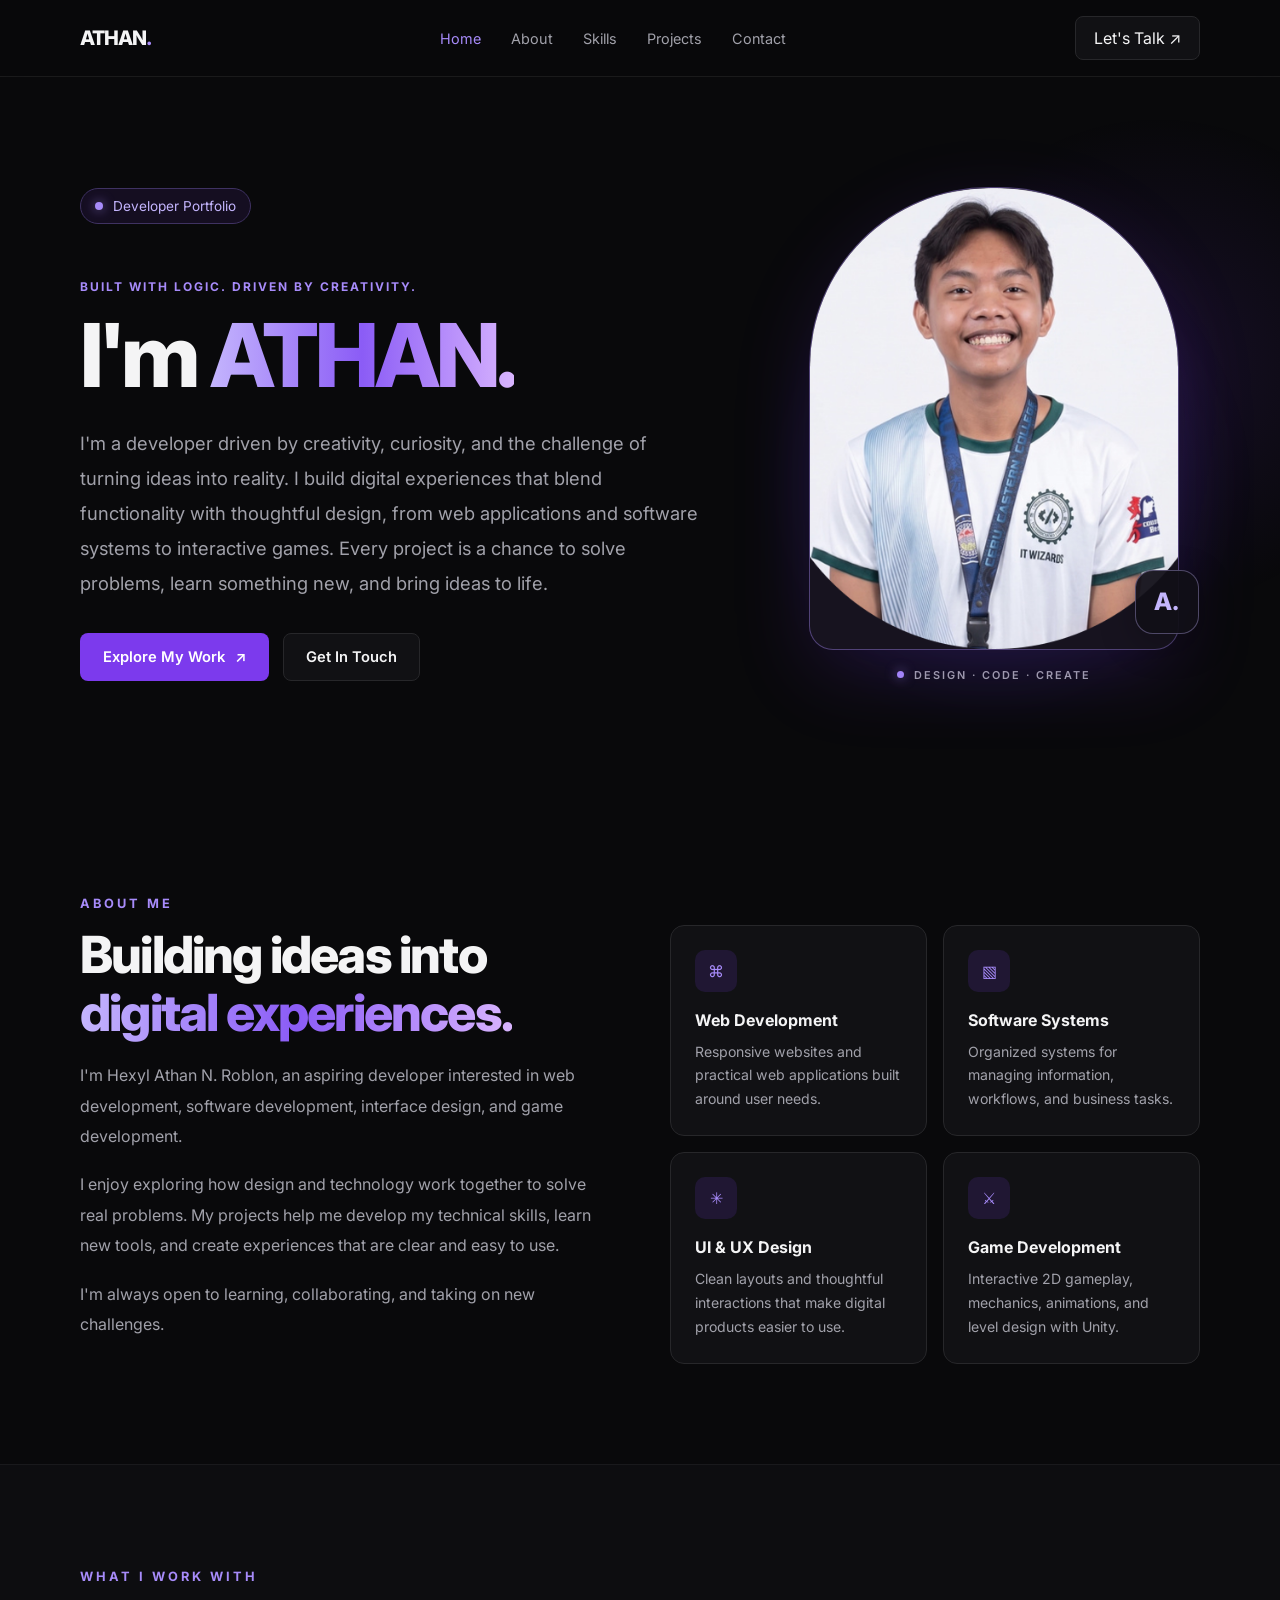
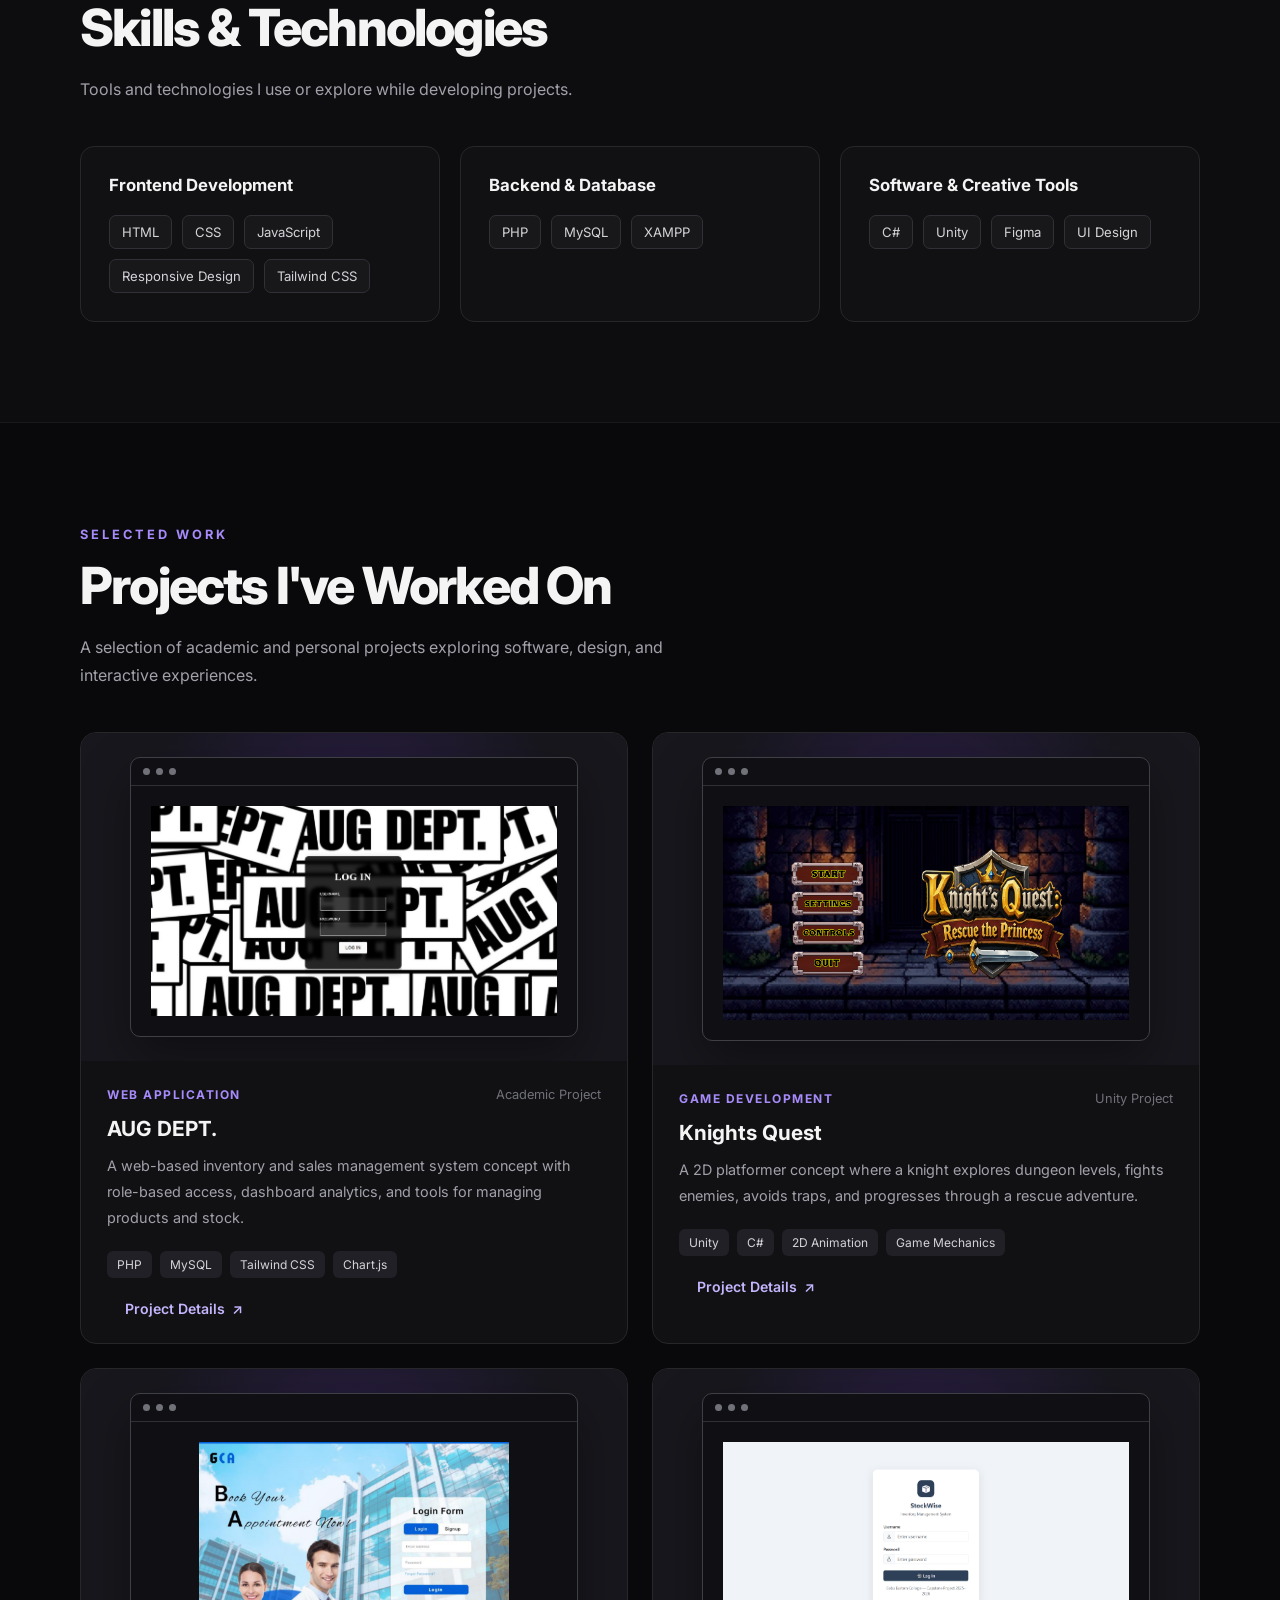
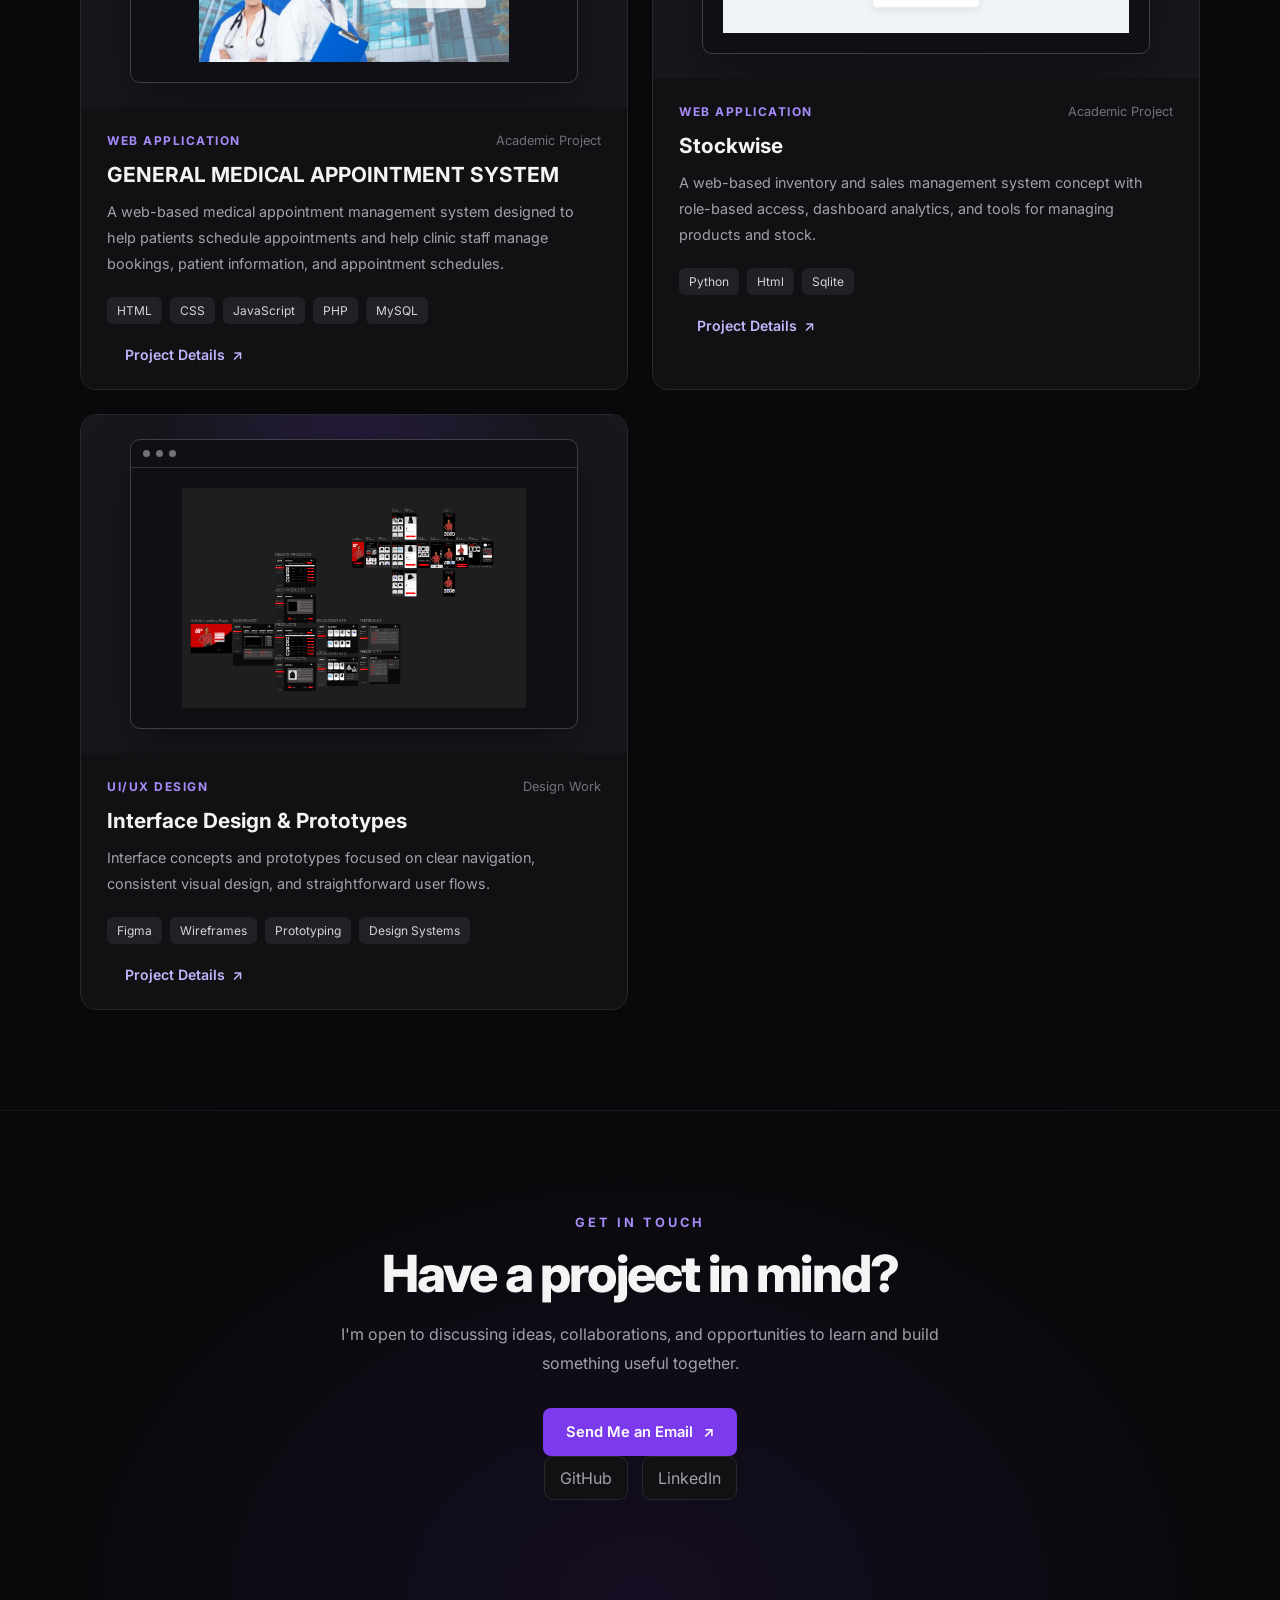
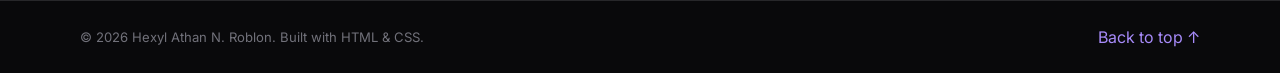
<file: index.html>
<!doctype html>
<html lang="en">
<head>
  <meta charset="UTF-8">
  <meta name="viewport" content="width=device-width, initial-scale=1.0">
  <meta name="theme-color" content="#09090b">
  <meta name="color-scheme" content="dark">
  <meta name="description" content="Portfolio of Hexyl Athan N. Roblon, featuring web development, software development, UI design, and game development projects.">
  <meta name="author" content="Hexyl Athan N. Roblon">
  <meta name="keywords" content="Developer Portfolio, Web Development, Software Development, PHP, MySQL, Unity, C#">
  <title>Hexyl Athan N. Roblon | Developer Portfolio</title>
  <link rel="icon" type="image/png" href="Images/logo.png">
  <link rel="apple-touch-icon" href="Images/logo.png">
  <link rel="stylesheet" href="styles.css">
  <link rel="preconnect" href="https://fonts.googleapis.com">
  <link rel="preconnect" href="https://fonts.gstatic.com" crossorigin>
  <link href="https://fonts.googleapis.com/css2?family=Inter:wght@400;500;600;700;800&display=swap" rel="stylesheet">
  <style>
    /* Small standalone additions for elements used in this HTML. */
    .hero-inner { width: min(1120px, 90%); margin-inline: auto; }
    .hero-badge .status-dot { flex: 0 0 auto; }
    .about-cards .info-card { min-height: 190px; }
    .project-preview .preview-label { color: #c4b5fd; font-size: clamp(1.2rem, 3vw, 2rem); font-weight: 800; letter-spacing: -1px; text-align: center; }
    .project-preview .preview-subtitle { display: block; margin-top: 8px; color: #a1a1aa; font-size: .78rem; font-weight: 500; letter-spacing: 1px; text-align: center; }
    .project-preview .preview-stack { display: grid; gap: 7px; width: min(290px, 100%); }
    .preview-line { height: 9px; border-radius: 99px; background: #34303f; }
    .preview-line:nth-child(2) { width: 78%; }
    .preview-line:nth-child(3) { width: 58%; }
    .project-window-body { text-align: center; }
    .project-links a:focus-visible, .nav-links a:focus-visible, .btn:focus-visible, .social-links a:focus-visible { outline: 2px solid #c4b5fd; outline-offset: 4px; }
    .contact-note { margin-top: 20px; color: #71717a; font-size: .82rem; }
    @media (max-width: 650px) { .hero-inner { width: min(100% - 36px, 1120px); } }
  </style>
</head>
<body>
  <!-- Interactive aurora cursor effect -->
  <div class="aurora-cursor" aria-hidden="true"></div>
  <header class="navbar">
    <div class="container navbar-inner">
      <a class="logo" href="#home" aria-label="Athan, home">ATHAN<span>.</span></a>
      <nav aria-label="Main navigation">
        <ul class="nav-links">
          <li><a href="#home" class="active">Home</a></li>
          <li><a href="#about">About</a></li>
          <li><a href="#skills">Skills</a></li>
          <li><a href="#projects">Projects</a></li>
          <li><a href="#contact">Contact</a></li>
        </ul>
      </nav>
      <a class="nav-contact" href="#contact">Let's Talk ↗</a>
    </div>
  </header>

  <main>
    
<section class="hero" id="home">
  <div class="hero-inner hero-layout">
    <div class="hero-content">
      <div class="hero-badge">
        <span class="status-dot" aria-hidden="true"></span>
        Developer Portfolio
      </div>

      <p class="hero-eyebrow">BUILT WITH LOGIC. DRIVEN BY CREATIVITY.</p>

      <h1>
        I'm <span class="gradient-text">ATHAN.</span>
      </h1>

      <p class="hero-description">
        I'm a developer driven by creativity, curiosity, and the challenge
        of turning ideas into reality. I build digital experiences that
        blend functionality with thoughtful design, from web applications
        and software systems to interactive games. Every project is a
        chance to solve problems, learn something new, and bring ideas to life.
      </p>

      <div class="hero-actions">
        <a class="btn btn-primary" href="#projects">
          Explore My Work <span aria-hidden="true">↗</span>
        </a>
        <a class="btn btn-secondary" href="#contact">
          Get In Touch
        </a>
      </div>
    </div>

    <div class="hero-portrait">
      <div class="portrait-glow" aria-hidden="true"></div>
      <div class="portrait-frame">
        <img
          src="Images/12.png"
          alt="Portrait of Hexyl Athan N. Roblon"
          class="portrait-image"
        >
      </div>
      <div class="portrait-caption">
        <span class="portrait-caption-dot"></span>
        <span>DESIGN · CODE · CREATE</span>
      </div>
      <span class="portrait-decoration" aria-hidden="true">A.</span>
    </div>
  </div>
</section>


    <section id="about">
      <div class="container">
        <span class="section-label">About Me</span>
        <div class="about-grid">
          <div class="about-text">
            <h2 class="section-title">Building ideas into<br><span class="gradient-text">digital experiences.</span></h2>
            <p>I'm Hexyl Athan N. Roblon, an aspiring developer interested in web development, software development, interface design, and game development.</p>
            <p>I enjoy exploring how design and technology work together to solve real problems. My projects help me develop my technical skills, learn new tools, and create experiences that are clear and easy to use.</p>
            <p>I'm always open to learning, collaborating, and taking on new challenges.</p>
          </div>
          <div class="about-cards">
            <article class="info-card">
              <div class="card-icon" aria-hidden="true">⌘</div>
              <h3>Web Development</h3>
              <p>Responsive websites and practical web applications built around user needs.</p>
            </article>
            <article class="info-card">
              <div class="card-icon" aria-hidden="true">▧</div>
              <h3>Software Systems</h3>
              <p>Organized systems for managing information, workflows, and business tasks.</p>
            </article>
            <article class="info-card">
              <div class="card-icon" aria-hidden="true">✳</div>
              <h3>UI & UX Design</h3>
              <p>Clean layouts and thoughtful interactions that make digital products easier to use.</p>
            </article>
            <article class="info-card">
              <div class="card-icon" aria-hidden="true">⚔</div>
              <h3>Game Development</h3>
              <p>Interactive 2D gameplay, mechanics, animations, and level design with Unity.</p>
            </article>
          </div>
        </div>
      </div>
    </section>

    <section class="skills-section" id="skills">
      <div class="container">
        <span class="section-label">What I Work With</span>
        <h2 class="section-title">Skills & Technologies</h2>
        <p class="section-description">Tools and technologies I use or explore while developing projects.</p>
        <div class="skills-grid">
          <article class="skill-card">
            <h3>Frontend Development</h3>
            <div class="skill-list">
              <span class="skill-tag">HTML</span><span class="skill-tag">CSS</span><span class="skill-tag">JavaScript</span><span class="skill-tag">Responsive Design</span><span class="skill-tag">Tailwind CSS</span>
            </div>
          </article>
          <article class="skill-card">
            <h3>Backend & Database</h3>
            <div class="skill-list">
              <span class="skill-tag">PHP</span><span class="skill-tag">MySQL</span><span class="skill-tag">XAMPP</span>
            </div>
          </article>
          <article class="skill-card">
            <h3>Software & Creative Tools</h3>
            <div class="skill-list">
              <span class="skill-tag">C#</span><span class="skill-tag">Unity</span><span class="skill-tag">Figma</span><span class="skill-tag">UI Design</span>
            </div>
          </article>
        </div>
      </div>
    </section>

    <section id="projects">
      <div class="container">
        <span class="section-label">Selected Work</span>
        <h2 class="section-title">Projects I've Worked On</h2>
        <p class="section-description">A selection of academic and personal projects exploring software, design, and interactive experiences.</p>
        <div class="projects-grid">
          <article class="project-card">
            <a href="projects/aug-dept.html">
            <div class="project-preview">
              <div class="project-window">
                <div class="project-window-header"><span class="window-dot"></span><span class="window-dot"></span><span class="window-dot"></span></div>
                <div class="project-window-body">
                 <img src="Images/aug1.png" alt="AUG FIT AI-Powered Virtual Try-On" class="project-preview-image"> </div>
              </div>
            </div>
            <div class="project-content">
              <div class="project-meta"><span class="project-category">Web Application</span><span class="project-year">Academic Project</span></div>
              <h3>AUG DEPT.</h3>
              <p>A web-based inventory and sales management system concept with role-based access, dashboard analytics, and tools for managing products and stock.</p>
              <div class="project-tags"><span>PHP</span><span>MySQL</span><span>Tailwind CSS</span><span>Chart.js</span></div>
              <div class="project-links"><a href="projects/aug-dept.html">Project Details <span aria-hidden="true">↗</span></a></div>
            </a>
            </div>
          </article>

          <article class="project-card">
            <a href="projects/knight-platformer.html">
            <div class="project-preview">
              <div class="project-window">
                <div class="project-window-header"><span class="window-dot"></span><span class="window-dot"></span><span class="window-dot"></span></div>
                <div class="project-window-body">
                 <img src="Images/knight.png" alt="AUG FIT AI-Powered Virtual Try-On" class="project-preview-image"> </div>
              </div>
            </div>
            <div class="project-content">
              <div class="project-meta"><span class="project-category">Game Development</span><span class="project-year">Unity Project</span></div>
              <h3>Knights Quest</h3>
              <p>A 2D platformer concept where a knight explores dungeon levels, fights enemies, avoids traps, and progresses through a rescue adventure.</p>
              <div class="project-tags"><span>Unity</span><span>C#</span><span>2D Animation</span><span>Game Mechanics</span></div>
              <div class="project-links"><a href="projects/knight-platformer.html">Project Details <span aria-hidden="true">↗</span></a></div>
            </a>
            </div>
          </article>

          <article class="project-card">
    <a href="projects/general.html">
        <div class="project-preview">
            <div class="project-window">
                <div class="project-window-header">
                    <span class="window-dot"></span>
                    <span class="window-dot"></span>
                    <span class="window-dot"></span>
                </div>

                <div class="project-window-body">
                    <img
                        src="Images/GEN.png"
                        alt="General Medical Appointment System"
                        class="project-preview-image"
                    >
                </div>
            </div>
        </div>

        <div class="project-content">
            <div class="project-meta">
                <span class="project-category">Web Application</span>
                <span class="project-year">Academic Project</span>
            </div>

            <h3>GENERAL MEDICAL APPOINTMENT SYSTEM</h3>

            <p>
                A web-based medical appointment management system designed
                to help patients schedule appointments and help clinic staff
                manage bookings, patient information, and appointment schedules.
            </p>

            <div class="project-tags">
                <span>HTML</span>
                <span>CSS</span>
                <span>JavaScript</span>
                <span>PHP</span>
                <span>MySQL</span>
            </div>

            <div class="project-links"><a href="projects/general.html">Project Details <span aria-hidden="true">↗</span></a></div>
        </div>
    </a>
</article>
<article class="project-card">
            <a href="projects/stock.html">
            <div class="project-preview">
              <div class="project-window">
                <div class="project-window-header"><span class="window-dot"></span><span class="window-dot"></span><span class="window-dot"></span></div>
                <div class="project-window-body">
                 <img src="Images/Stockwise.png" alt="AUG FIT AI-Powered Virtual Try-On" class="project-preview-image"> </div>
              </div>
            </div>
            <div class="project-content">
              <div class="project-meta"><span class="project-category">Web Application</span><span class="project-year">Academic Project</span></div>
              <h3>Stockwise</h3>
              <p>A web-based inventory and sales management system concept with role-based access, dashboard analytics, and tools for managing products and stock.</p>
              <div class="project-tags"><span>Python</span><span>Html</span><span>Sqlite</span></div>
              <div class="project-links"><a href="projects/stock.html">Project Details <span aria-hidden="true">↗</span></a></div>
            </a>
            </div>
          </article>
          <article class="project-card">
            <a href="projects/ui-ux-design.html">
            <div class="project-preview">
              <div class="project-window">
                <div class="project-window-header"><span class="window-dot"></span><span class="window-dot"></span><span class="window-dot"></span></div>
                <div class="project-window-body">
                 <img src="Images/UI.png" alt="AUG FIT AI-Powered Virtual Try-On" class="project-preview-image"> </div>
              </div>
            </div>
            <div class="project-content">
              <div class="project-meta"><span class="project-category">UI/UX Design</span><span class="project-year">Design Work</span></div>
              <h3>Interface Design & Prototypes</h3>
              <p>Interface concepts and prototypes focused on clear navigation, consistent visual design, and straightforward user flows.</p>
              <div class="project-tags"><span>Figma</span><span>Wireframes</span><span>Prototyping</span><span>Design Systems</span></div>
              <div class="project-links"><a href="projects/ui-ux-design.html">Project Details <span aria-hidden="true">↗</span></a></div>
            </a>
            </div>
          </article>
        </div>
      </div>
    </section>

    <section class="contact-section" id="contact">
      <div class="container">
        <div class="contact-box">
          <span class="section-label">Get In Touch</span>
          <h2 class="section-title">Have a project in mind?</h2>
          <p class="section-description">I'm open to discussing ideas, collaborations, and opportunities to learn and build something useful together.</p>
         <a class="btn btn-primary"
   href="mailto:roblonathan03@gmail.com">
    Send Me an Email
    <span aria-hidden="true">↗</span>
</a>
          
<div class="social-links" aria-label="Social profiles">
    <a href="https://github.com/ATHAN-R"
       target="_blank"
       rel="noopener noreferrer"
       aria-label="GitHub profile">
        GitHub
    </a>

    <a href="https://www.linkedin.com/in/hexyl-roblon-71b061445/?isSelfProfile=true"
       target="_blank"
       rel="noopener noreferrer"
       aria-label="LinkedIn profile">
        LinkedIn
    </a>
</div>

        </div>
      </div>
    </section>
  </main>

  <footer class="footer">
    <div class="container footer-inner">
      <p>© <span id="year">2026</span> Hexyl Athan N. Roblon. Built with HTML & CSS.</p>
      <a href="#home">Back to top ↑</a>
    </div>
  </footer>
  
<script>
  const aurora = document.querySelector(".aurora-cursor");

  if (
    aurora &&
    window.matchMedia("(hover: hover) and (pointer: fine)").matches
  ) {
    let targetX = window.innerWidth / 2;
    let targetY = window.innerHeight / 2;
    let currentX = targetX;
    let currentY = targetY;
    let animationFrame = null;

    function animateAurora() {
      currentX += (targetX - currentX) * 0.1;
      currentY += (targetY - currentY) * 0.1;

      aurora.style.setProperty("--cursor-x", `${currentX}px`);
      aurora.style.setProperty("--cursor-y", `${currentY}px`);

      if (
        Math.abs(targetX - currentX) > 0.2 ||
        Math.abs(targetY - currentY) > 0.2
      ) {
        animationFrame = requestAnimationFrame(animateAurora);
      } else {
        currentX = targetX;
        currentY = targetY;
        animationFrame = null;
      }
    }

    window.addEventListener("pointermove", (event) => {
      targetX = event.clientX;
      targetY = event.clientY;

      aurora.classList.add("is-visible");

      if (animationFrame === null) {
        animationFrame = requestAnimationFrame(animateAurora);
      }
    });

    document.documentElement.addEventListener("pointerleave", () => {
      aurora.classList.remove("is-visible");
    });

    document.documentElement.addEventListener("pointerenter", () => {
      aurora.classList.add("is-visible");
    });
  }
  // Highlight the navigation link for the section being viewed
  const pageSections = document.querySelectorAll(
    "#home, #about, #skills, #projects, #contact"
  );

  const navLinks = document.querySelectorAll(".nav-links a");

  function updateActiveNavigation() {
    const marker = window.innerHeight * 0.35;
    let currentSection = "home";

    pageSections.forEach((section) => {
      const sectionTop = section.getBoundingClientRect().top;

      if (sectionTop <= marker) {
        currentSection = section.id;
      }
    });

    // Keep Contact active when the user reaches the bottom
    if (
      window.innerHeight + window.scrollY >=
      document.documentElement.scrollHeight - 5
    ) {
      currentSection = "contact";
    }

    navLinks.forEach((link) => {
      const isActive =
        link.getAttribute("href") === `#${currentSection}`;

      link.classList.toggle("active", isActive);

      if (isActive) {
        link.setAttribute("aria-current", "location");
      } else {
        link.removeAttribute("aria-current");
      }
    });
  }

  let navigationFrame = null;

  window.addEventListener(
    "scroll",
    () => {
      if (navigationFrame !== null) return;

      navigationFrame = requestAnimationFrame(() => {
        updateActiveNavigation();
        navigationFrame = null;
      });
    },
    { passive: true }
  );

  window.addEventListener("resize", updateActiveNavigation);
  window.addEventListener("load", updateActiveNavigation);

  // Update the active link immediately when a navigation link is clicked
  navLinks.forEach((link) => {
    link.addEventListener("click", () => {
      const targetId = link.getAttribute("href").slice(1);

      navLinks.forEach((item) => {
        const isActive = item === link;
        item.classList.toggle("active", isActive);

        if (isActive) {
          item.setAttribute("aria-current", "location");
        } else {
          item.removeAttribute("aria-current");
        }
      });
    });
  });

  updateActiveNavigation();
</script>
</body>
</html>
</file>
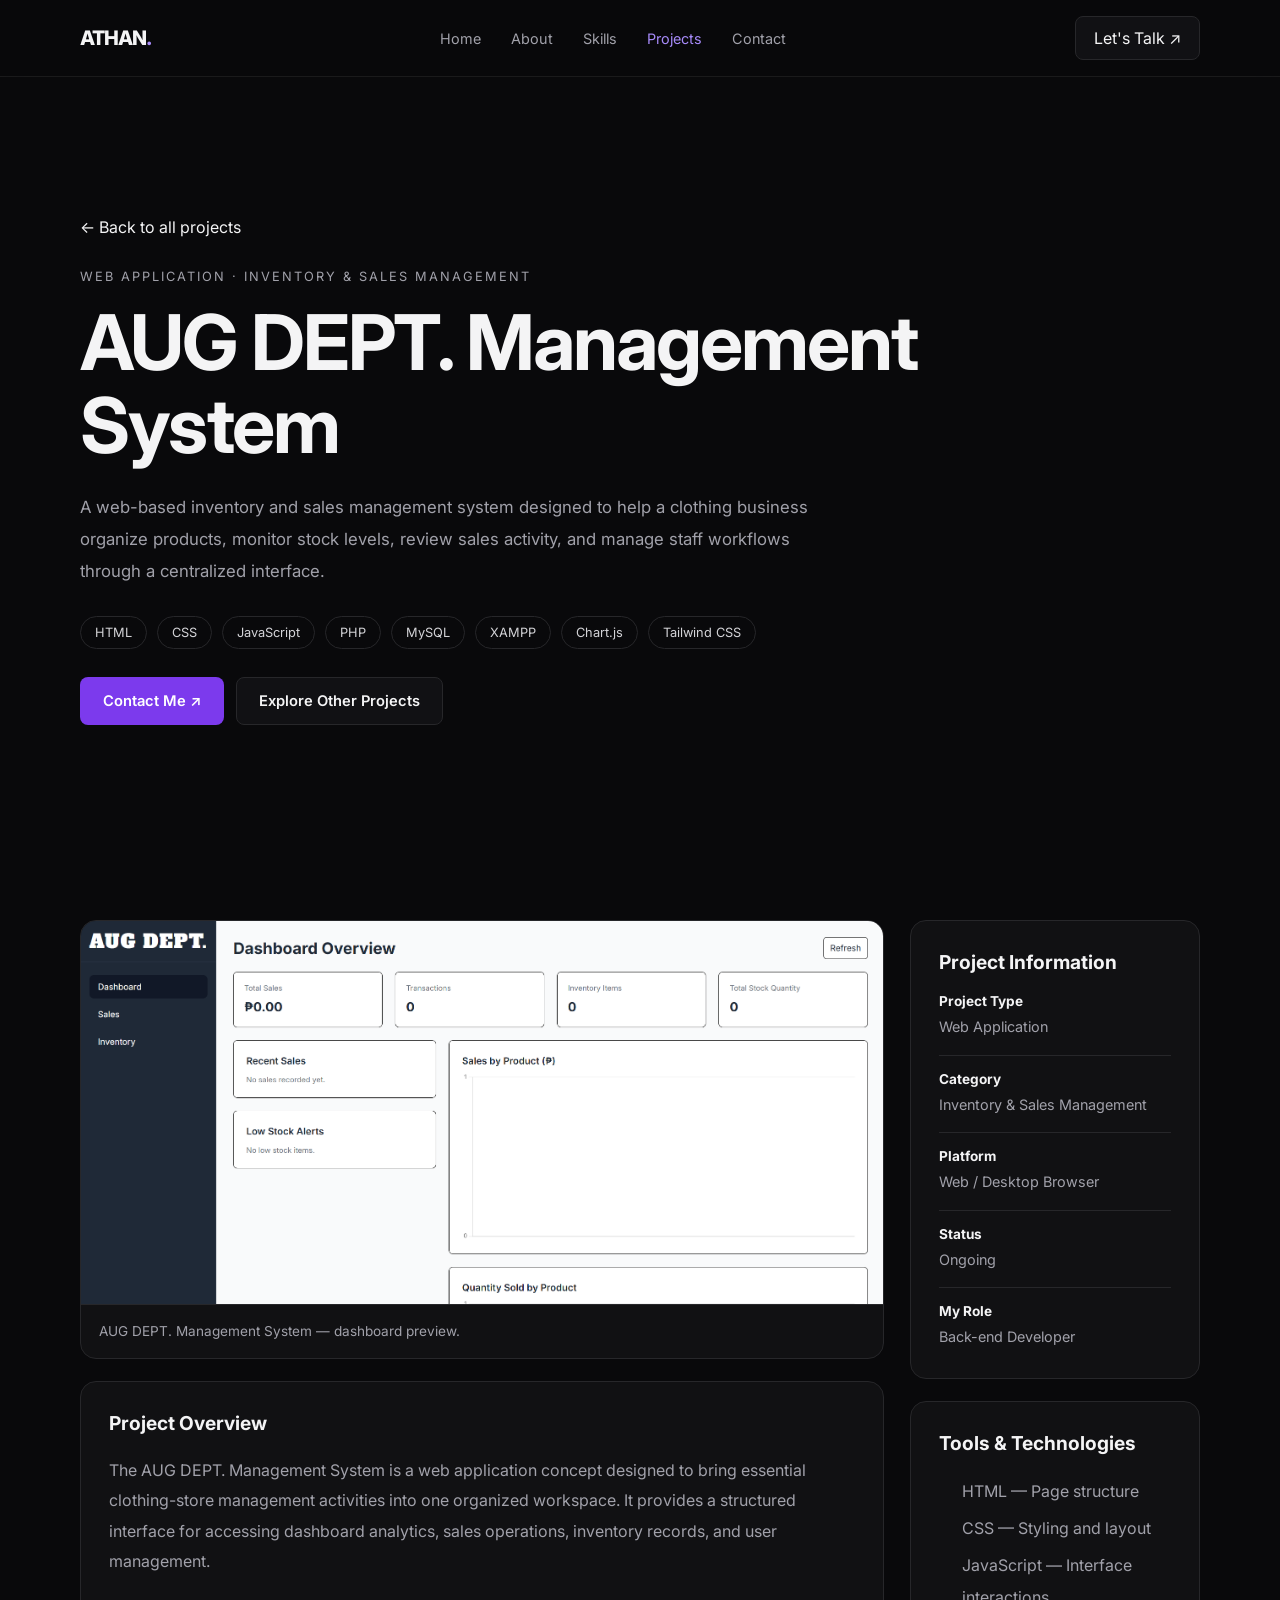
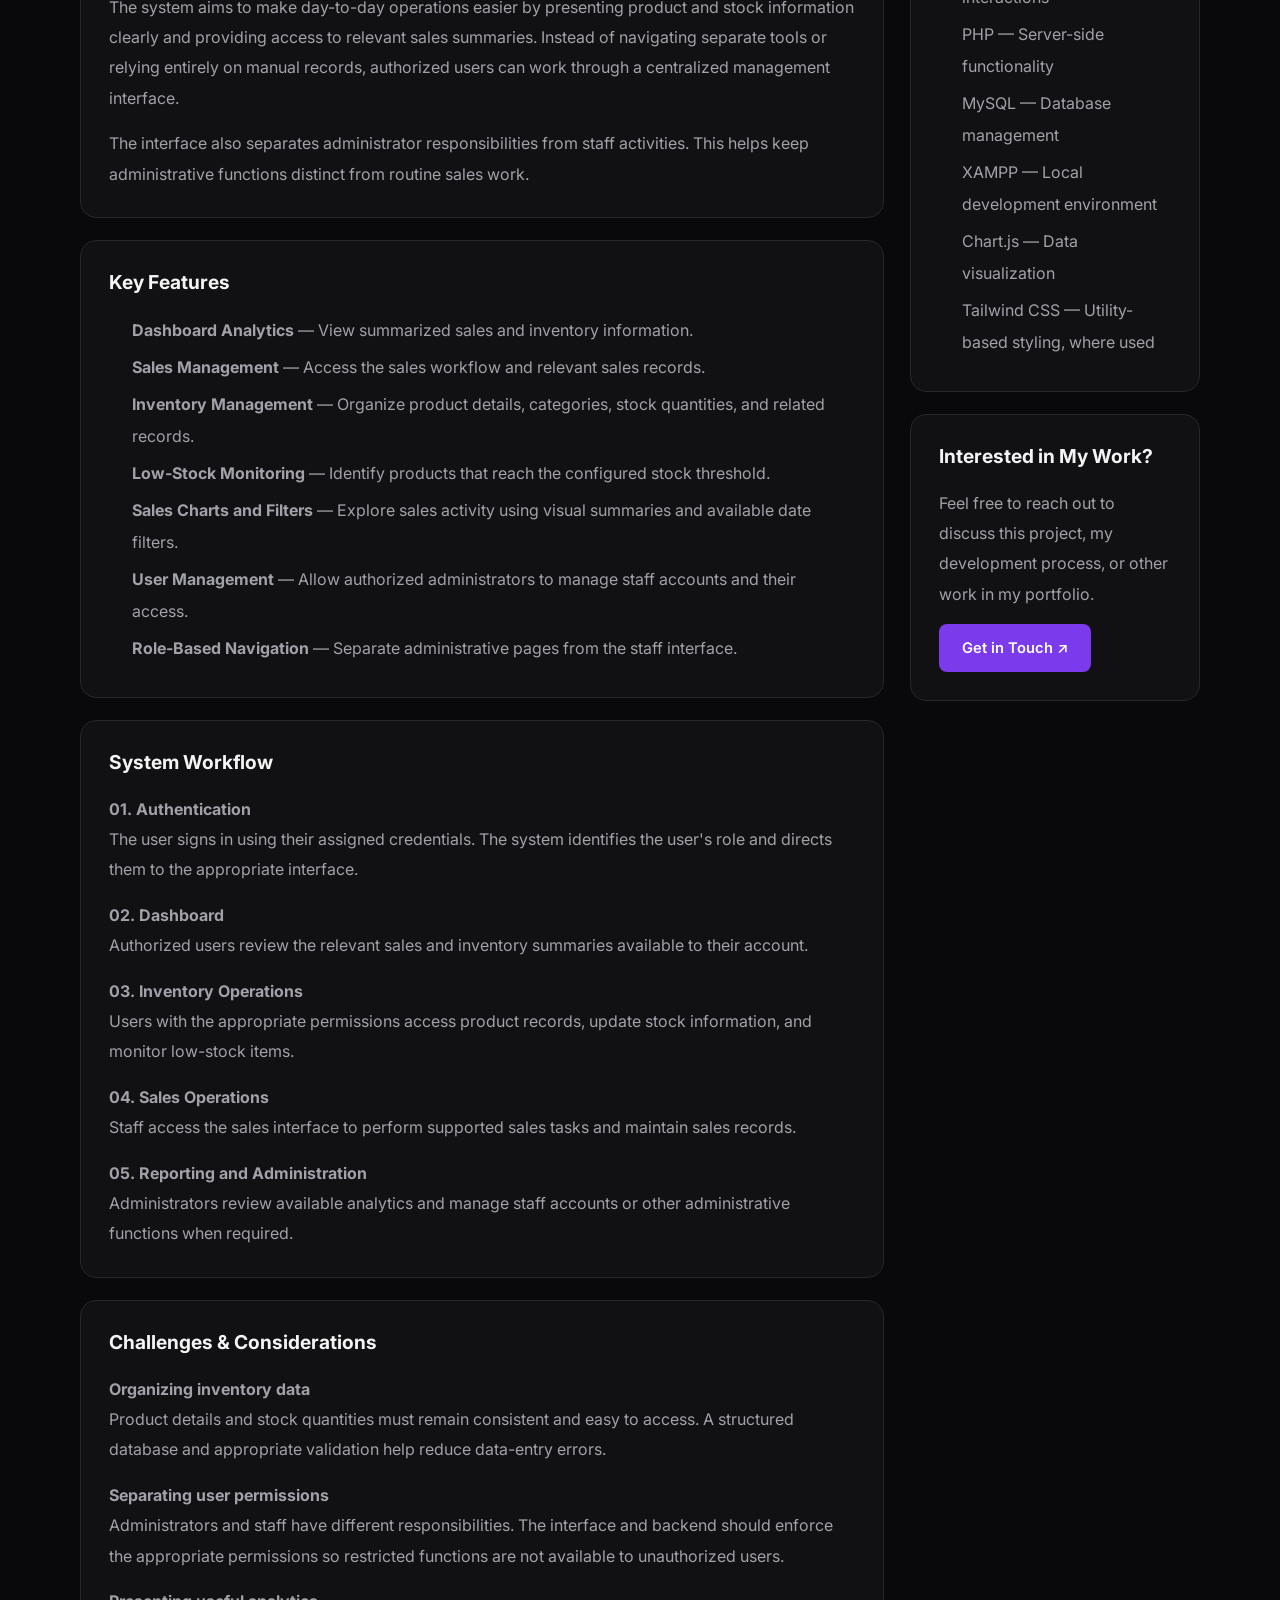
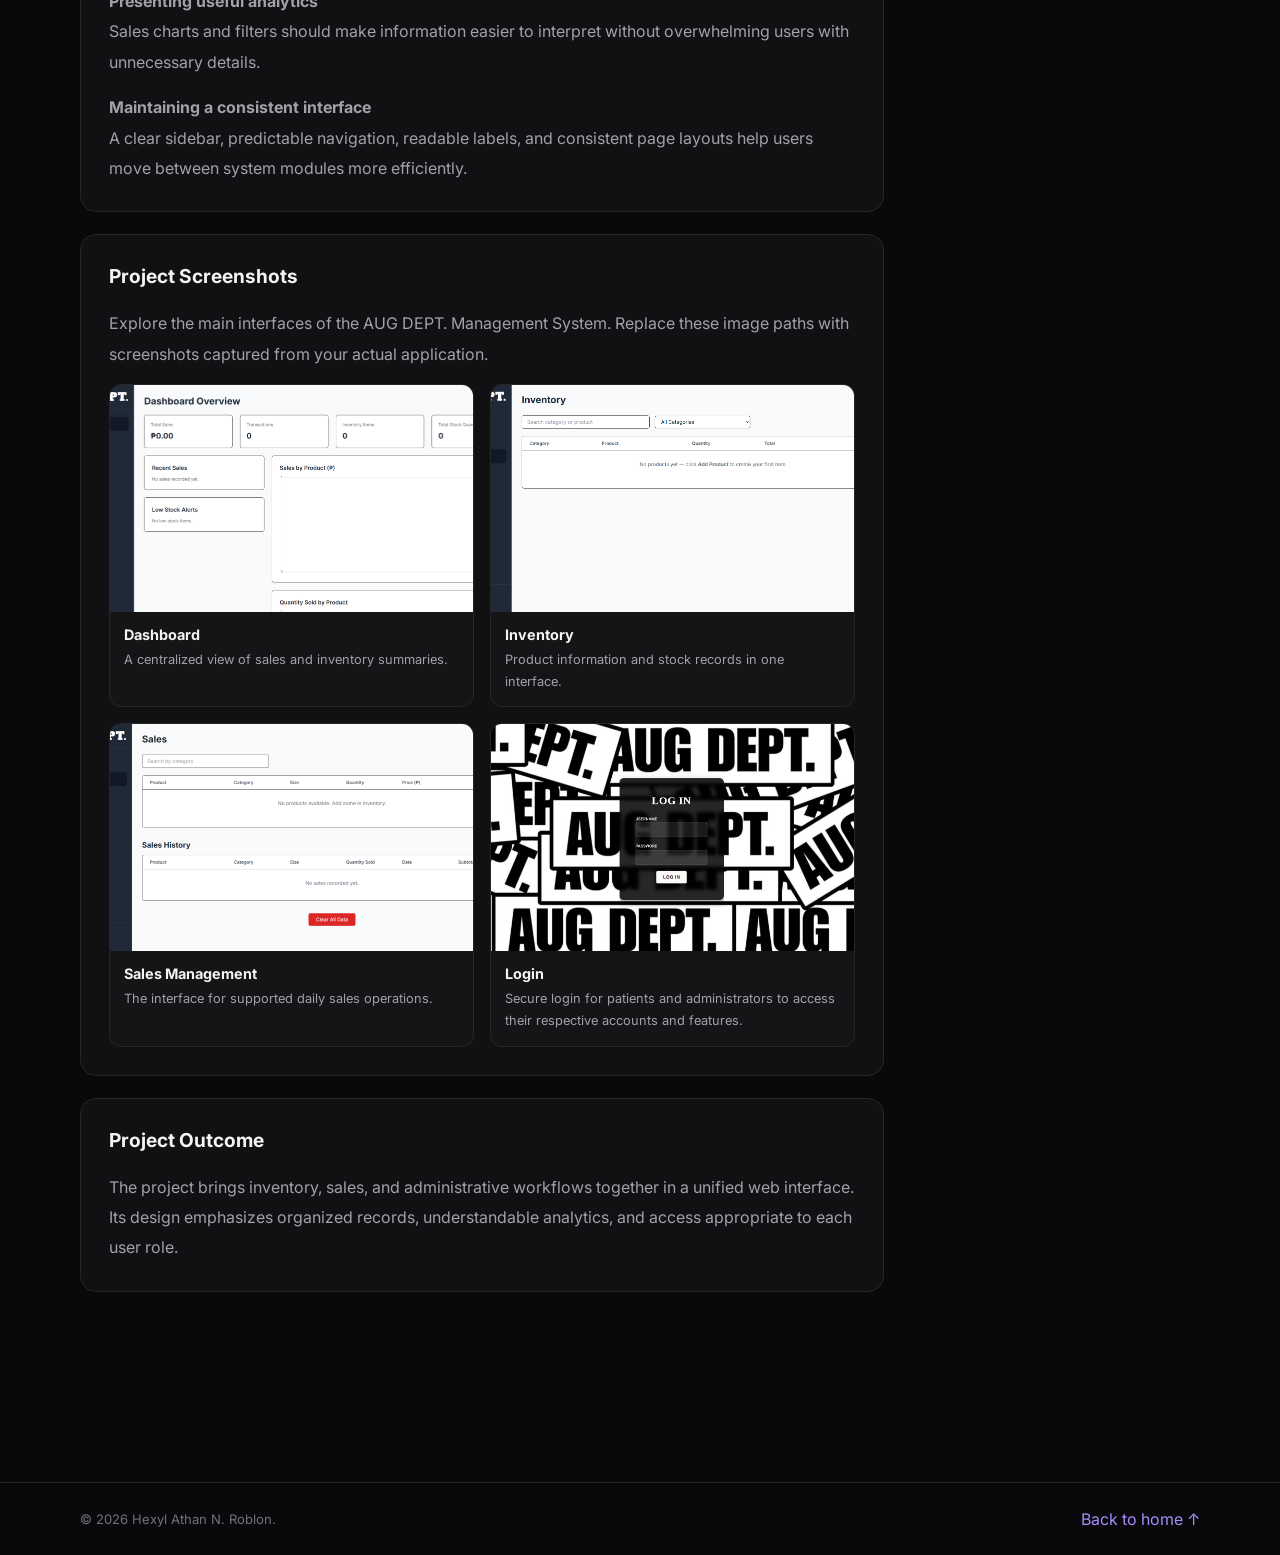
<file: projects/aug-dept.html>
<!DOCTYPE html>
<html lang="en">
<head>
    <meta charset="UTF-8">
    <meta name="viewport" content="width=device-width, initial-scale=1.0">
    <meta name="theme-color" content="#09090b">
    <meta name="color-scheme" content="dark">

    <meta name="description" content="AUG DEPT. Management System is a web-based inventory and sales management project featuring product management, stock monitoring, sales analytics, and role-based staff workflows.">

    <title>AUG DEPT. Management System | Hexyl Athan N. Roblon</title>
<link rel="icon" type="image/png" href="../Images/logo.png">
<link rel="apple-touch-icon" href="../Images/logo.png">
    <!-- Shared portfolio stylesheet -->
    <link rel="stylesheet" href="../styles.css">

    <!-- Portfolio typography -->
    <link rel="preconnect" href="https://fonts.googleapis.com">
    <link rel="preconnect" href="https://fonts.gstatic.com" crossorigin>
    <link href="https://fonts.googleapis.com/css2?family=Inter:wght@400;500;600;700;800&display=swap" rel="stylesheet">

    <!-- Page-specific layout styles -->
    <style>
        .detail-hero {
            padding: 140px 0 70px;
        }

        .detail-back {
            display: inline-block;
            margin-bottom: 32px;
            text-decoration: none;
            transition: color 0.25s ease;
        }

        .detail-kicker {
            color: #a1a1aa;
            font-size: 0.8rem;
            letter-spacing: 2px;
            text-transform: uppercase;
            margin-bottom: 18px;
        }

        .detail-hero h1 {
            max-width: 900px;
            font-size: clamp(2.5rem, 6vw, 5rem);
            line-height: 1.08;
            letter-spacing: -2px;
            margin-bottom: 24px;
        }

        .detail-lead {
            max-width: 760px;
            color: #a1a1aa;
            line-height: 1.9;
            font-size: 1.05rem;
        }

        .detail-tags {
            display: flex;
            flex-wrap: wrap;
            gap: 10px;
            margin: 28px 0;
        }

        .detail-tags span {
            padding: 8px 14px;
            border: 1px solid #27272a;
            border-radius: 50px;
            color: #d4d4d8;
            font-size: 0.8rem;
        }

        .detail-actions {
            display: flex;
            flex-wrap: wrap;
            gap: 12px;
            margin-top: 28px;
        }

        .detail-layout {
            display: grid;
            grid-template-columns: minmax(0, 1fr) 290px;
            gap: 26px;
            align-items: start;
            padding-top: 25px;
            padding-bottom: 90px;
        }

        .detail-main,
        .detail-sidebar {
            display: grid;
            gap: 22px;
            min-width: 0;
        }

        .detail-panel {
            padding: 28px;
            border: 1px solid #27272a;
            border-radius: 16px;
            background: #111113;
        }

        .detail-panel h2 {
            font-size: 1.2rem;
            line-height: 1.4;
            margin: 0 0 18px;
        }

        .detail-panel p {
            color: #a1a1aa;
            line-height: 1.9;
            margin: 0 0 15px;
        }

        .detail-panel p:last-child {
            margin-bottom: 0;
        }

        .detail-list {
            padding-left: 20px;
            color: #a1a1aa;
            line-height: 2;
        }

        .detail-list li {
            padding-left: 3px;
            margin-bottom: 5px;
        }

        .detail-stat {
            display: flex;
            flex-direction: column;
            gap: 6px;
            padding: 15px 0;
            border-bottom: 1px solid #27272a;
        }

        .detail-stat:first-of-type {
            padding-top: 0;
        }

        .detail-stat:last-child {
            border-bottom: none;
            padding-bottom: 0;
        }

        .detail-stat strong {
            font-size: 0.85rem;
        }

        .detail-stat span {
            color: #a1a1aa;
            font-size: 0.9rem;
            line-height: 1.7;
        }

        /* Main screenshot */
        .project-cover {
            overflow: hidden;
            border: 1px solid #27272a;
            border-radius: 16px;
            background: #111113;
        }

        .project-cover img {
            display: block;
            width: 100%;
            height: auto;
        }

        .cover-caption {
            padding: 15px 18px;
            color: #a1a1aa;
            font-size: 0.85rem;
            line-height: 1.7;
            border-top: 1px solid #27272a;
        }

        /* Screenshot gallery */
        .screenshot-grid {
            display: grid;
            grid-template-columns: repeat(2, minmax(0, 1fr));
            gap: 16px;
        }

        .screenshot-card {
            min-width: 0;
            overflow: hidden;
            border: 1px solid #27272a;
            border-radius: 12px;
            background: #151517;
        }

        .screenshot-card img {
            display: block;
            width: 100%;
            aspect-ratio: 16 / 10;
            object-fit: cover;
            background: #18181b;
        }

        .screenshot-caption {
            padding: 14px;
        }

        .screenshot-caption h3 {
            font-size: 0.9rem;
            margin: 0 0 6px;
        }

        .screenshot-caption p {
            font-size: 0.8rem;
            line-height: 1.7;
            margin: 0;
        }

        .detail-callout {
            padding: 20px;
            border: 1px solid #27272a;
            border-radius: 14px;
            color: #a1a1aa;
            font-size: 0.9rem;
            line-height: 1.8;
        }

        .detail-back:hover,
        .footer a:hover {
            color: #fff;
        }

        @media (max-width: 850px) {
            .detail-layout {
                grid-template-columns: minmax(0, 1fr);
            }

            .detail-sidebar {
                grid-template-columns: repeat(2, minmax(0, 1fr));
            }

            .detail-sidebar .detail-callout {
                grid-column: 1 / -1;
            }
        }

        @media (max-width: 600px) {
            .detail-hero {
                padding-top: 115px;
            }

            .detail-hero h1 {
                letter-spacing: -1px;
            }

            .detail-panel {
                padding: 21px;
            }

            .detail-sidebar {
                grid-template-columns: minmax(0, 1fr);
            }

            .screenshot-grid {
                grid-template-columns: minmax(0, 1fr);
            }

            .detail-actions {
                flex-direction: column;
            }

            .detail-actions .btn {
                text-align: center;
            }
        }
    </style>
</head>

<body class="project-detail-page">
<div class="aurora-cursor" aria-hidden="true"></div>
    <!-- Navigation -->
    <header class="navbar">
        <div class="container navbar-inner">

            <a class="logo" href="../index.html#home">
                ATHAN<span>.</span>
            </a>

            <nav aria-label="Main navigation">
                <ul class="nav-links">
                    <li><a href="../index.html#home">Home</a></li>
                    <li><a href="../index.html#about">About</a></li>
                    <li><a href="../index.html#skills">Skills</a></li>
                    <li><a href="../index.html#projects" class="active">Projects</a></li>
                    <li><a href="../index.html#contact">Contact</a></li>
                </ul>
            </nav>

            <a class="nav-contact" href="../index.html#contact">
                Let's Talk ↗
            </a>

        </div>
    </header>

    <main>

        <!-- Project introduction -->
        <section class="detail-hero">
            <div class="container">

                <a class="detail-back" href="../index.html#projects">
                    ← Back to all projects
                </a>

                <p class="detail-kicker">
                    Web Application · Inventory &amp; Sales Management
                </p>

                <h1>AUG DEPT. Management System</h1>

                <p class="detail-lead">
                    A web-based inventory and sales management system designed
                    to help a clothing business organize products, monitor
                    stock levels, review sales activity, and manage staff
                    workflows through a centralized interface.
                </p>

                <div class="detail-tags">
                    <span>HTML</span>
                    <span>CSS</span>
                    <span>JavaScript</span>
                    <span>PHP</span>
                    <span>MySQL</span>
                    <span>XAMPP</span>
                    <span>Chart.js</span>
                    <span>Tailwind CSS</span>
                </div>

                <div class="detail-actions">
                    <a class="btn btn-primary" href="../index.html#contact">
                        Contact Me ↗
                    </a>

                    <a class="btn btn-secondary" href="../index.html#projects">
                        Explore Other Projects
                    </a>
                </div>

            </div>
        </section>

        <!-- Project content -->
        <section>
            <div class="container detail-layout">

                <div class="detail-main">

                    <!-- Main screenshot -->
                    <div class="project-cover">
                        <img
                            src="../Images/aug.png"
                            alt="AUG DEPT. Management System dashboard screenshot"
                            loading="lazy"
                        >

                        <div class="cover-caption">
                            AUG DEPT. Management System — dashboard preview.
                        </div>
                    </div>

                    <!-- Overview -->
                    <article class="detail-panel" id="overview">
                        <h2>Project Overview</h2>

                        <p>
                            The AUG DEPT. Management System is a web application
                            concept designed to bring essential clothing-store
                            management activities into one organized workspace.
                            It provides a structured interface for accessing
                            dashboard analytics, sales operations, inventory
                            records, and user management.
                        </p>

                        <p>
                            The system aims to make day-to-day operations easier
                            by presenting product and stock information clearly
                            and providing access to relevant sales summaries.
                            Instead of navigating separate tools or relying
                            entirely on manual records, authorized users can
                            work through a centralized management interface.
                        </p>

                        <p>
                            The interface also separates administrator
                            responsibilities from staff activities. This helps
                            keep administrative functions distinct from routine
                            sales work.
                        </p>
                    </article>

                    <!-- Features -->
                    <article class="detail-panel" id="features">
                        <h2>Key Features</h2>

                        <ul class="detail-list">
                            <li>
                                <strong>Dashboard Analytics</strong> —
                                View summarized sales and inventory information.
                            </li>

                            <li>
                                <strong>Sales Management</strong> —
                                Access the sales workflow and relevant sales
                                records.
                            </li>

                            <li>
                                <strong>Inventory Management</strong> —
                                Organize product details, categories, stock
                                quantities, and related records.
                            </li>

                            <li>
                                <strong>Low-Stock Monitoring</strong> —
                                Identify products that reach the configured
                                stock threshold.
                            </li>

                            <li>
                                <strong>Sales Charts and Filters</strong> —
                                Explore sales activity using visual summaries
                                and available date filters.
                            </li>

                            <li>
                                <strong>User Management</strong> —
                                Allow authorized administrators to manage staff
                                accounts and their access.
                            </li>

                            <li>
                                <strong>Role-Based Navigation</strong> —
                                Separate administrative pages from the staff
                                interface.
                            </li>
                        </ul>
                    </article>

                    <!-- Workflow -->
                    <article class="detail-panel" id="workflow">
                        <h2>System Workflow</h2>

                        <p>
                            <strong>01. Authentication</strong><br>
                            The user signs in using their assigned credentials.
                            The system identifies the user's role and directs
                            them to the appropriate interface.
                        </p>

                        <p>
                            <strong>02. Dashboard</strong><br>
                            Authorized users review the relevant sales and
                            inventory summaries available to their account.
                        </p>

                        <p>
                            <strong>03. Inventory Operations</strong><br>
                            Users with the appropriate permissions access
                            product records, update stock information, and
                            monitor low-stock items.
                        </p>

                        <p>
                            <strong>04. Sales Operations</strong><br>
                            Staff access the sales interface to perform
                            supported sales tasks and maintain sales records.
                        </p>

                        <p>
                            <strong>05. Reporting and Administration</strong><br>
                            Administrators review available analytics and
                            manage staff accounts or other administrative
                            functions when required.
                        </p>
                    </article>

                    <!-- Challenges -->
                    <article class="detail-panel" id="challenges">
                        <h2>Challenges &amp; Considerations</h2>

                        <p>
                            <strong>Organizing inventory data</strong><br>
                            Product details and stock quantities must remain
                            consistent and easy to access. A structured
                            database and appropriate validation help reduce
                            data-entry errors.
                        </p>

                        <p>
                            <strong>Separating user permissions</strong><br>
                            Administrators and staff have different
                            responsibilities. The interface and backend
                            should enforce the appropriate permissions so
                            restricted functions are not available to
                            unauthorized users.
                        </p>

                        <p>
                            <strong>Presenting useful analytics</strong><br>
                            Sales charts and filters should make information
                            easier to interpret without overwhelming users
                            with unnecessary details.
                        </p>

                        <p>
                            <strong>Maintaining a consistent interface</strong><br>
                            A clear sidebar, predictable navigation, readable
                            labels, and consistent page layouts help users
                            move between system modules more efficiently.
                        </p>
                    </article>

                    <!-- Screenshot gallery -->
                    <article class="detail-panel" id="screenshots">
                        <h2>Project Screenshots</h2>

                        <p>
                            Explore the main interfaces of the AUG DEPT.
                            Management System. Replace these image paths with
                            screenshots captured from your actual application.
                        </p>

                        <div class="screenshot-grid">

                            <div class="screenshot-card">
                                <img
                                    src="../Images/aug.png"
                                    alt="AUG DEPT. dashboard and analytics"
                                    loading="lazy"
                                >

                                <div class="screenshot-caption">
                                    <h3>Dashboard</h3>
                                    <p>
                                        A centralized view of sales and
                                        inventory summaries.
                                    </p>
                                </div>
                            </div>

                            <div class="screenshot-card">
                                <img
                                    src="../Images/Stockwise1.png"
                                    alt="AUG DEPT. sales management interface"
                                    loading="lazy"
                                >

                                <div class="screenshot-caption">
                                    <h3>Inventory</h3>
                                    <p>
                                        Product information and stock records
                                        in one interface.
                                    </p>
                                </div>
                            </div>

                            <div class="screenshot-card">
                                <img
                                    src="../Images/Stockwise2.png"
                                    alt="AUG DEPT. inventory and product records"
                                    loading="lazy"
                                >

                                <div class="screenshot-caption">
                                    <h3>Sales Management</h3>
                                    <p>
                                        The interface for supported daily
                                        sales operations.
                                    </p>
                                </div>
                            </div>

                            <div class="screenshot-card">
                                <img
                                    src="../Images/aug1.png"
                                    alt="AUG DEPT. staff and user management"
                                    loading="lazy"
                                >

                                <div class="screenshot-caption">
                                    <h3>Login</h3>
                                    <p>
                                        Secure login for patients and administrators to access their respective accounts and features.
                                    </p>
                                </div>
                            </div>

                        </div>
                    </article>

                    <!-- Outcome -->
                    <article class="detail-panel">
                        <h2>Project Outcome</h2>

                        <p>
                            The project brings inventory, sales, and
                            administrative workflows together in a unified
                            web interface. Its design emphasizes organized
                            records, understandable analytics, and access
                            appropriate to each user role.
                        </p>
                    </article>

                </div>

                <!-- Project sidebar -->
                <aside class="detail-sidebar">

                    <article class="detail-panel">
                        <h2>Project Information</h2>

                        <div class="detail-stat">
                            <strong>Project Type</strong>
                            <span>Web Application</span>
                        </div>

                        <div class="detail-stat">
                            <strong>Category</strong>
                            <span>Inventory &amp; Sales Management</span>
                        </div>

                        <div class="detail-stat">
                            <strong>Platform</strong>
                            <span>Web / Desktop Browser</span>
                        </div>

                        <div class="detail-stat">
                            <strong>Status</strong>
                            <span>Ongoing</span>
                        </div>

                        <div class="detail-stat">
                            <strong>My Role</strong>
                            <span>Back-end Developer</span>
                        </div>
                    </article>

                    <!-- Technologies -->
                    <article class="detail-panel" id="technologies">
                        <h2>Tools &amp; Technologies</h2>

                        <ul class="detail-list">
                            <li>HTML — Page structure</li>
                            <li>CSS — Styling and layout</li>
                            <li>JavaScript — Interface interactions</li>
                            <li>PHP — Server-side functionality</li>
                            <li>MySQL — Database management</li>
                            <li>XAMPP — Local development environment</li>
                            <li>Chart.js — Data visualization</li>
                            <li>Tailwind CSS — Utility-based styling, where used</li>
                        </ul>
                    </article>

                    <article class="detail-panel">
                        <h2>Interested in My Work?</h2>

                        <p>
                            Feel free to reach out to discuss this project,
                            my development process, or other work in my
                            portfolio.
                        </p>

                        <a class="btn btn-primary" href="../index.html#contact">
                            Get in Touch ↗
                        </a>
                    </article>

                </aside>

            </div>
        </section>

    </main>

    <!-- Footer -->
    <footer class="footer">
        <div class="container footer-inner">
            <p>© 2026 Hexyl Athan N. Roblon.</p>

            <a href="../index.html#home">
                Back to home ↑
            </a>
        </div>
    </footer>
<script>
  const aurora = document.querySelector(".aurora-cursor");

  if (
    aurora &&
    window.matchMedia("(hover: hover) and (pointer: fine)").matches
  ) {
    let targetX = window.innerWidth / 2;
    let targetY = window.innerHeight / 2;
    let currentX = targetX;
    let currentY = targetY;
    let animationFrame = null;

    function animateAurora() {
      currentX += (targetX - currentX) * 0.1;
      currentY += (targetY - currentY) * 0.1;

      aurora.style.setProperty("--cursor-x", `${currentX}px`);
      aurora.style.setProperty("--cursor-y", `${currentY}px`);

      if (
        Math.abs(targetX - currentX) > 0.2 ||
        Math.abs(targetY - currentY) > 0.2
      ) {
        animationFrame = requestAnimationFrame(animateAurora);
      } else {
        currentX = targetX;
        currentY = targetY;
        animationFrame = null;
      }
    }

    window.addEventListener("pointermove", (event) => {
      targetX = event.clientX;
      targetY = event.clientY;

      aurora.classList.add("is-visible");

      if (animationFrame === null) {
        animationFrame = requestAnimationFrame(animateAurora);
      }
    });

    document.documentElement.addEventListener("pointerleave", () => {
      aurora.classList.remove("is-visible");
    });

    document.documentElement.addEventListener("pointerenter", () => {
      aurora.classList.add("is-visible");
    });
  }
</script>
</body>
</html>
</file>
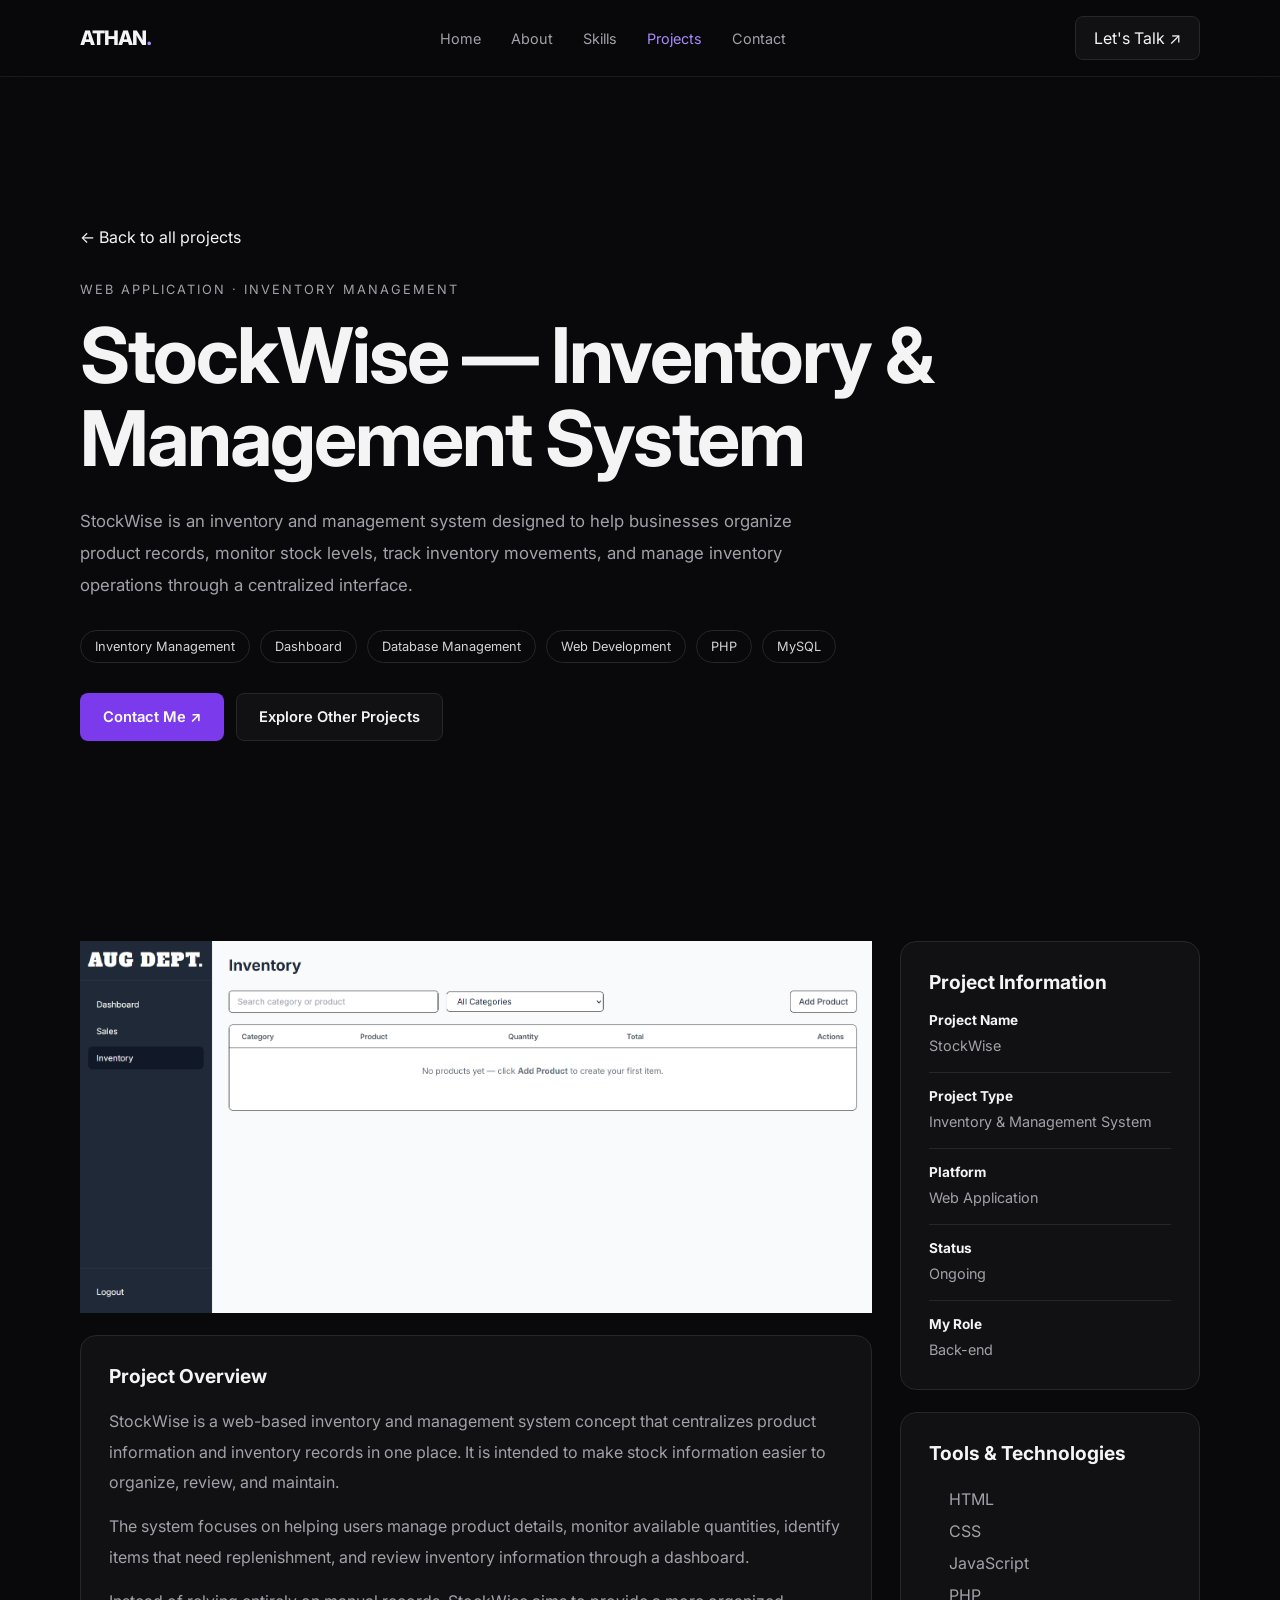
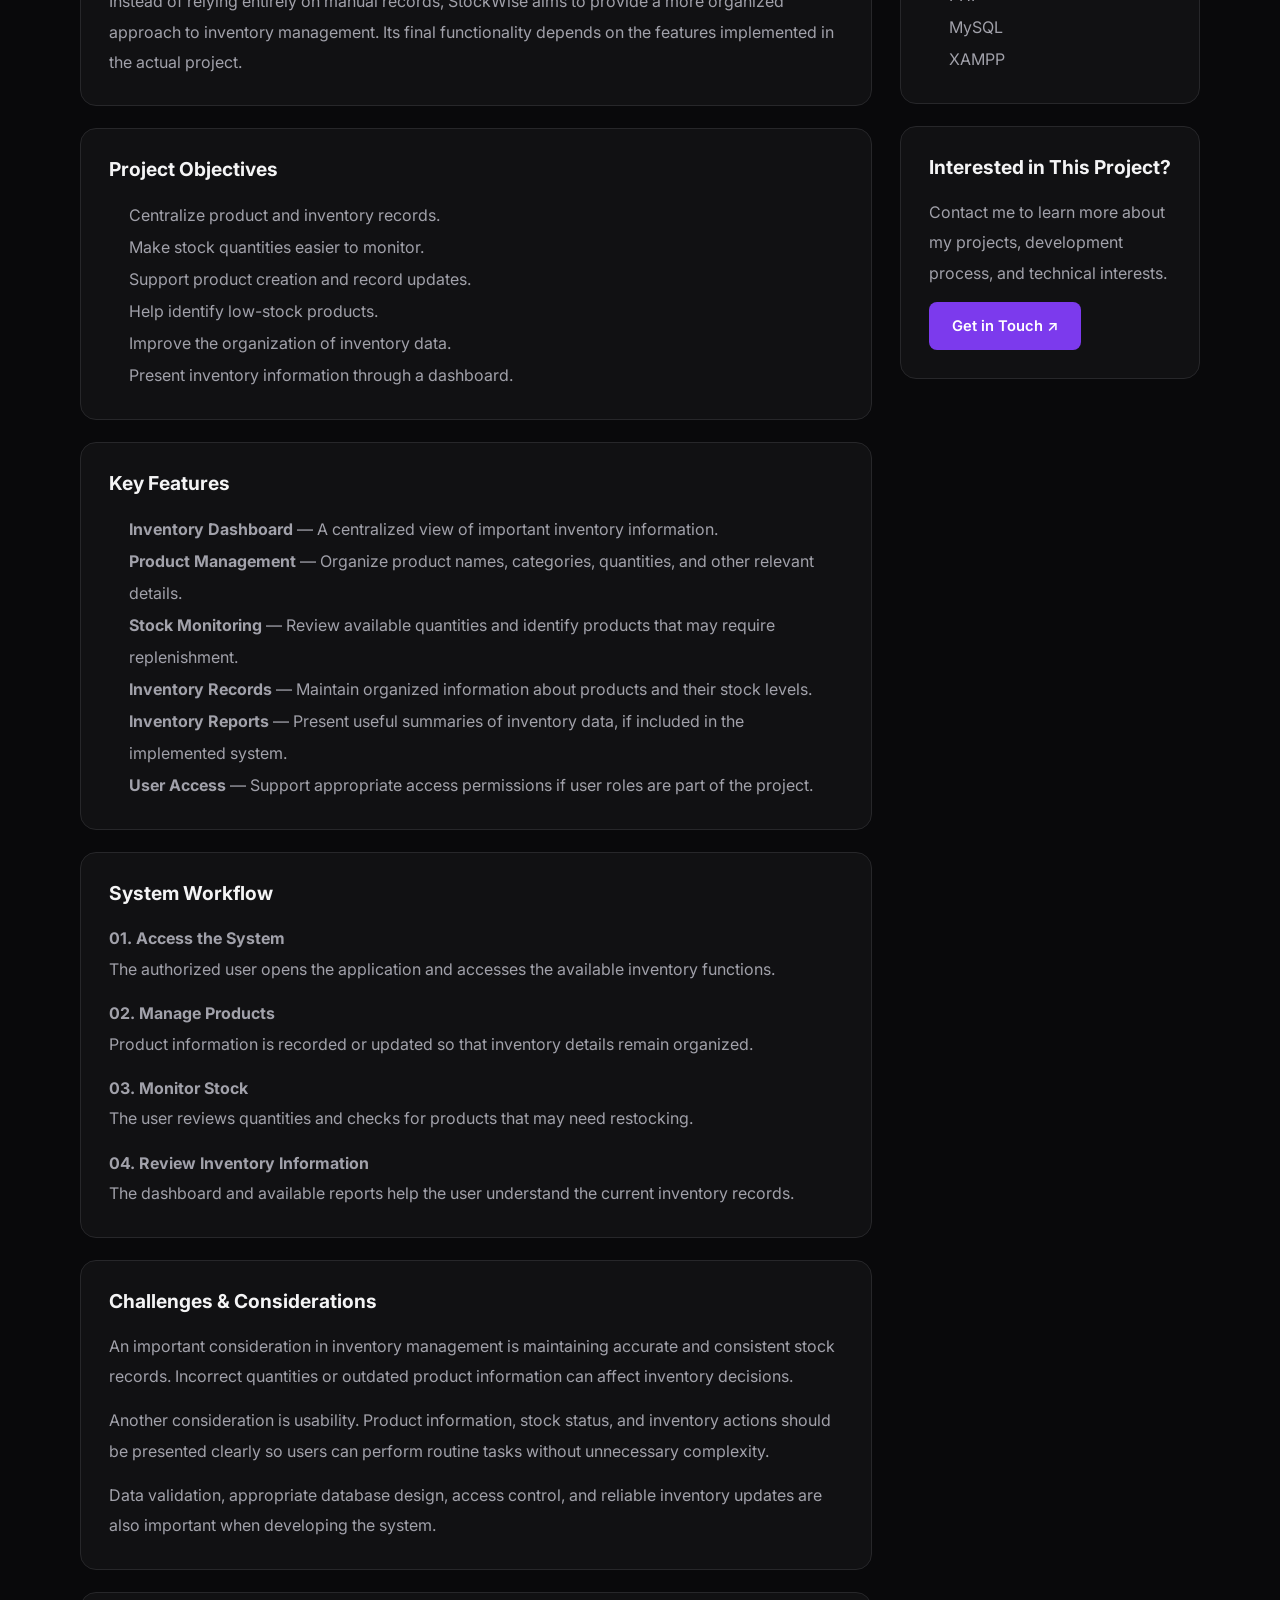
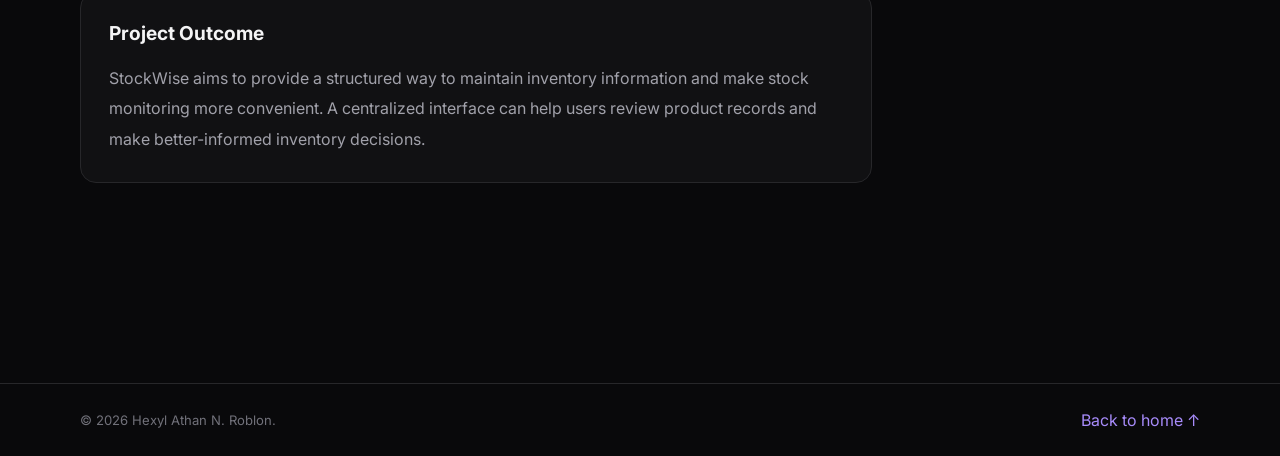
<file: projects/aug-fit.html>
<!DOCTYPE html>
<html lang="en">
<head>
    <meta charset="UTF-8">
    <meta name="viewport" content="width=device-width, initial-scale=1.0">
    <meta name="theme-color" content="#09090b">
    <meta name="color-scheme" content="dark">

    <meta name="description" content="StockWise is an inventory and management system designed to organize inventory records, monitor stock levels, and support efficient inventory operations.">

    <title>StockWise — Inventory & Management System | Hexyl Athan N. Roblon</title>
<link rel="icon" type="image/png" href="../Images/logo.png">
<link rel="apple-touch-icon" href="../Images/logo.png">
    <link rel="stylesheet" href="../styles.css">

    <link rel="preconnect" href="https://fonts.googleapis.com">
    <link rel="preconnect" href="https://fonts.gstatic.com" crossorigin>
    <link href="https://fonts.googleapis.com/css2?family=Inter:wght@400;500;600;700;800&display=swap" rel="stylesheet">

    <style>
        .detail-hero {
            padding: 150px 0 70px;
        }

        .detail-back {
            display: inline-block;
            margin-bottom: 35px;
            text-decoration: none;
        }

        .detail-kicker {
            color: #a1a1aa;
            text-transform: uppercase;
            letter-spacing: 2px;
            font-size: 0.8rem;
            margin-bottom: 18px;
        }

        .detail-hero h1 {
            max-width: 900px;
            font-size: clamp(2.5rem, 6vw, 5rem);
            line-height: 1.08;
            letter-spacing: -2px;
            margin-bottom: 25px;
        }

        .detail-lead {
            max-width: 750px;
            color: #a1a1aa;
            font-size: 1.05rem;
            line-height: 1.9;
        }

        .detail-tags {
            display: flex;
            flex-wrap: wrap;
            gap: 10px;
            margin: 28px 0;
        }

        .detail-tags span {
            padding: 8px 14px;
            border: 1px solid #27272a;
            border-radius: 50px;
            color: #d4d4d8;
            font-size: 0.8rem;
        }

        .detail-actions {
            display: flex;
            flex-wrap: wrap;
            gap: 12px;
            margin-top: 30px;
        }

        .detail-layout {
            display: grid;
            grid-template-columns: minmax(0, 1fr) 300px;
            gap: 28px;
            align-items: start;
            padding-top: 30px;
            padding-bottom: 100px;
        }

        .detail-main,
        .detail-sidebar {
            display: grid;
            gap: 22px;
            min-width: 0;
        }

        .detail-preview {
            overflow: hidden;
            border: 1px solid #27272a;
            border-radius: 16px;
            background: #111113;
        }

        .detail-preview img {
            display: block;
            width: 100%;
            height: auto;
        }

        .stockwise-preview {
            min-height: 300px;
            padding: 35px;
            display: flex;
            flex-direction: column;
            justify-content: center;
            align-items: center;
            text-align: center;
            background:
                radial-gradient(ellipse at top right, #18372c 0%, transparent 55%),
                #101012;
        }

        .stockwise-preview .preview-label {
            color: #86efac;
            font-size: clamp(2.5rem, 7vw, 5rem);
            font-weight: 800;
            letter-spacing: -3px;
        }

        .stockwise-preview .preview-subtitle {
            color: #a1a1aa;
            font-size: 0.8rem;
            letter-spacing: 3px;
            margin-top: 12px;
        }

        .stockwise-preview .preview-description {
            color: #d4d4d8;
            font-size: 0.95rem;
            line-height: 1.8;
            max-width: 480px;
            margin-top: 24px;
        }

        .preview-stats {
            display: flex;
            flex-wrap: wrap;
            justify-content: center;
            gap: 12px;
            margin-top: 25px;
        }

        .preview-stat {
            border: 1px solid #303b34;
            background: #151a17;
            border-radius: 10px;
            padding: 15px 20px;
            min-width: 115px;
        }

        .preview-stat strong {
            display: block;
            color: #86efac;
            font-size: 1.2rem;
        }

        .preview-stat span {
            display: block;
            color: #a1a1aa;
            font-size: 0.75rem;
            margin-top: 6px;
        }

        .detail-panel {
            padding: 28px;
            border: 1px solid #27272a;
            border-radius: 16px;
            background: #111113;
        }

        .detail-panel h2 {
            font-size: 1.2rem;
            margin: 0 0 18px;
        }

        .detail-panel p {
            color: #a1a1aa;
            line-height: 1.9;
            margin-bottom: 14px;
        }

        .detail-panel p:last-child {
            margin-bottom: 0;
        }

        .detail-list {
            padding-left: 20px;
            color: #a1a1aa;
            line-height: 2;
        }

        .detail-stat {
            display: flex;
            flex-direction: column;
            gap: 6px;
            padding: 15px 0;
            border-bottom: 1px solid #27272a;
        }

        .detail-stat:first-of-type {
            padding-top: 0;
        }

        .detail-stat:last-child {
            padding-bottom: 0;
            border-bottom: none;
        }

        .detail-stat strong {
            font-size: 0.85rem;
        }

        .detail-stat span {
            color: #a1a1aa;
            font-size: 0.9rem;
            line-height: 1.6;
        }

        .detail-callout {
            padding: 20px;
            border: 1px solid #27272a;
            border-radius: 14px;
            color: #a1a1aa;
            font-size: 0.9rem;
            line-height: 1.8;
        }

        .detail-back:hover,
        .footer a:hover {
            color: #86efac;
        }

        @media (max-width: 800px) {
            .detail-layout {
                grid-template-columns: 1fr;
            }

            .detail-hero {
                padding-top: 120px;
            }

            .detail-hero h1 {
                letter-spacing: -1px;
            }
        }

        @media (max-width: 500px) {
            .detail-panel {
                padding: 20px;
            }

            .detail-actions {
                flex-direction: column;
            }

            .detail-actions .btn {
                text-align: center;
            }

            .stockwise-preview {
                padding: 25px 15px;
            }

            .preview-stat {
                min-width: 95px;
                padding: 12px;
            }
        }
    </style>
</head>

<body class="project-detail-page">
<div class="aurora-cursor" aria-hidden="true"></div>
    <!-- Navigation -->
    <header class="navbar">
        <div class="container navbar-inner">

            <a class="logo" href="../index.html#home">
                ATHAN<span>.</span>
            </a>

            <nav aria-label="Main navigation">
                <ul class="nav-links">
                    <li><a href="../index.html#home">Home</a></li>
                    <li><a href="../index.html#about">About</a></li>
                    <li><a href="../index.html#skills">Skills</a></li>
                    <li><a href="../index.html#projects" class="active">Projects</a></li>
                    <li><a href="../index.html#contact">Contact</a></li>
                </ul>
            </nav>

            <a class="nav-contact" href="../index.html#contact">
                Let's Talk ↗
            </a>

        </div>
    </header>

    <main>

        <!-- Project Hero -->
        <section class="detail-hero">
            <div class="container">

                <a class="detail-back" href="../index.html#projects">
                    ← Back to all projects
                </a>

                <p class="detail-kicker">
                    Web Application · Inventory Management
                </p>

                <h1>StockWise — Inventory &amp; Management System</h1>

                <p class="detail-lead">
                    StockWise is an inventory and management system designed
                    to help businesses organize product records, monitor stock
                    levels, track inventory movements, and manage inventory
                    operations through a centralized interface.
                </p>

                <div class="detail-tags">
                    <span>Inventory Management</span>
                    <span>Dashboard</span>
                    <span>Database Management</span>
                    <span>Web Development</span>
                    <span>PHP</span>
                    <span>MySQL</span>
                </div>

                <div class="detail-actions">
                    <a class="btn btn-primary" href="../index.html#contact">
                        Contact Me ↗
                    </a>

                    <a class="btn btn-secondary" href="../index.html#projects">
                        Explore Other Projects
                    </a>
                </div>

            </div>
        </section>

        <!-- Project Details -->
        <section>
            <div class="container detail-layout">

                <div class="detail-main">

                    <!-- Project Preview -->
                    <div class="project-cover">
                        <img
                            src="../Images/Stockwise1.png"
                            alt="StockWise — Inventory Management System dashboard screenshot"
                            loading="lazy">
                    </div>

                    <!-- Overview -->
                    <article class="detail-panel">
                        <h2>Project Overview</h2>

                        <p>
                            StockWise is a web-based inventory and management
                            system concept that centralizes product information
                            and inventory records in one place. It is intended
                            to make stock information easier to organize,
                            review, and maintain.
                        </p>

                        <p>
                            The system focuses on helping users manage product
                            details, monitor available quantities, identify
                            items that need replenishment, and review inventory
                            information through a dashboard.
                        </p>

                        <p>
                            Instead of relying entirely on manual records,
                            StockWise aims to provide a more organized approach
                            to inventory management. Its final functionality
                            depends on the features implemented in the actual
                            project.
                        </p>
                    </article>

                    <!-- Objectives -->
                    <article class="detail-panel">
                        <h2>Project Objectives</h2>

                        <ul class="detail-list">
                            <li>Centralize product and inventory records.</li>
                            <li>Make stock quantities easier to monitor.</li>
                            <li>Support product creation and record updates.</li>
                            <li>Help identify low-stock products.</li>
                            <li>Improve the organization of inventory data.</li>
                            <li>Present inventory information through a dashboard.</li>
                        </ul>
                    </article>

                    <!-- Features -->
                    <article class="detail-panel">
                        <h2>Key Features</h2>

                        <ul class="detail-list">
                            <li>
                                <strong>Inventory Dashboard</strong> —
                                A centralized view of important inventory
                                information.
                            </li>

                            <li>
                                <strong>Product Management</strong> —
                                Organize product names, categories, quantities,
                                and other relevant details.
                            </li>

                            <li>
                                <strong>Stock Monitoring</strong> —
                                Review available quantities and identify
                                products that may require replenishment.
                            </li>

                            <li>
                                <strong>Inventory Records</strong> —
                                Maintain organized information about products
                                and their stock levels.
                            </li>

                            <li>
                                <strong>Inventory Reports</strong> —
                                Present useful summaries of inventory data,
                                if included in the implemented system.
                            </li>

                            <li>
                                <strong>User Access</strong> —
                                Support appropriate access permissions if
                                user roles are part of the project.
                            </li>
                        </ul>
                    </article>

                    <!-- Workflow -->
                    <article class="detail-panel">
                        <h2>System Workflow</h2>

                        <p>
                            <strong>01. Access the System</strong><br>
                            The authorized user opens the application and
                            accesses the available inventory functions.
                        </p>

                        <p>
                            <strong>02. Manage Products</strong><br>
                            Product information is recorded or updated so
                            that inventory details remain organized.
                        </p>

                        <p>
                            <strong>03. Monitor Stock</strong><br>
                            The user reviews quantities and checks for products
                            that may need restocking.
                        </p>

                        <p>
                            <strong>04. Review Inventory Information</strong><br>
                            The dashboard and available reports help the user
                            understand the current inventory records.
                        </p>
                    </article>

                    <!-- Challenges -->
                    <article class="detail-panel">
                        <h2>Challenges &amp; Considerations</h2>

                        <p>
                            An important consideration in inventory management
                            is maintaining accurate and consistent stock
                            records. Incorrect quantities or outdated product
                            information can affect inventory decisions.
                        </p>

                        <p>
                            Another consideration is usability. Product
                            information, stock status, and inventory actions
                            should be presented clearly so users can perform
                            routine tasks without unnecessary complexity.
                        </p>

                        <p>
                            Data validation, appropriate database design,
                            access control, and reliable inventory updates
                            are also important when developing the system.
                        </p>
                    </article>

                    <!-- Outcome -->
                    <article class="detail-panel">
                        <h2>Project Outcome</h2>

                        <p>
                            StockWise aims to provide a structured way to
                            maintain inventory information and make stock
                            monitoring more convenient. A centralized
                            interface can help users review product records
                            and make better-informed inventory decisions.
                        </p>
                    </article>

                </div>

                <!-- Sidebar -->
                <aside class="detail-sidebar">

                    <article class="detail-panel">
                        <h2>Project Information</h2>

                        <div class="detail-stat">
                            <strong>Project Name</strong>
                            <span>StockWise</span>
                        </div>

                        <div class="detail-stat">
                            <strong>Project Type</strong>
                            <span>Inventory &amp; Management System</span>
                        </div>

                        <div class="detail-stat">
                            <strong>Platform</strong>
                            <span>Web Application</span>
                        </div>

                        <div class="detail-stat">
                            <strong>Status</strong>
                            <span>Ongoing</span>
                        </div>

                        <div class="detail-stat">
                            <strong>My Role</strong>
                            <span>Back-end</span>
                        </div>
                    </article>

                    <article class="detail-panel">
                        <h2>Tools &amp; Technologies</h2>

                        <ul class="detail-list">
                            <li>HTML</li>
                            <li>CSS</li>
                            <li>JavaScript</li>
                            <li>PHP</li>
                            <li>MySQL</li>
                            <li>XAMPP</li>
                        </ul>
                    </article>

                    <article class="detail-panel">
                        <h2>Interested in This Project?</h2>

                        <p>
                            Contact me to learn more about my projects,
                            development process, and technical interests.
                        </p>

                        <a class="btn btn-primary"
                           href="../index.html#contact">
                            Get in Touch ↗
                        </a>
                    </article>

                </aside>

            </div>
        </section>

    </main>

    <!-- Footer -->
    <footer class="footer">
        <div class="container footer-inner">

            <p>© 2026 Hexyl Athan N. Roblon.</p>

            <a href="../index.html#home">
                Back to home ↑
            </a>

        </div>
    </footer>
<script>
  const aurora = document.querySelector(".aurora-cursor");

  if (
    aurora &&
    window.matchMedia("(hover: hover) and (pointer: fine)").matches
  ) {
    let targetX = window.innerWidth / 2;
    let targetY = window.innerHeight / 2;
    let currentX = targetX;
    let currentY = targetY;
    let animationFrame = null;

    function animateAurora() {
      currentX += (targetX - currentX) * 0.1;
      currentY += (targetY - currentY) * 0.1;

      aurora.style.setProperty("--cursor-x", `${currentX}px`);
      aurora.style.setProperty("--cursor-y", `${currentY}px`);

      if (
        Math.abs(targetX - currentX) > 0.2 ||
        Math.abs(targetY - currentY) > 0.2
      ) {
        animationFrame = requestAnimationFrame(animateAurora);
      } else {
        currentX = targetX;
        currentY = targetY;
        animationFrame = null;
      }
    }

    window.addEventListener("pointermove", (event) => {
      targetX = event.clientX;
      targetY = event.clientY;

      aurora.classList.add("is-visible");

      if (animationFrame === null) {
        animationFrame = requestAnimationFrame(animateAurora);
      }
    });

    document.documentElement.addEventListener("pointerleave", () => {
      aurora.classList.remove("is-visible");
    });

    document.documentElement.addEventListener("pointerenter", () => {
      aurora.classList.add("is-visible");
    });
  }
</script>
</body>
</html>
</file>
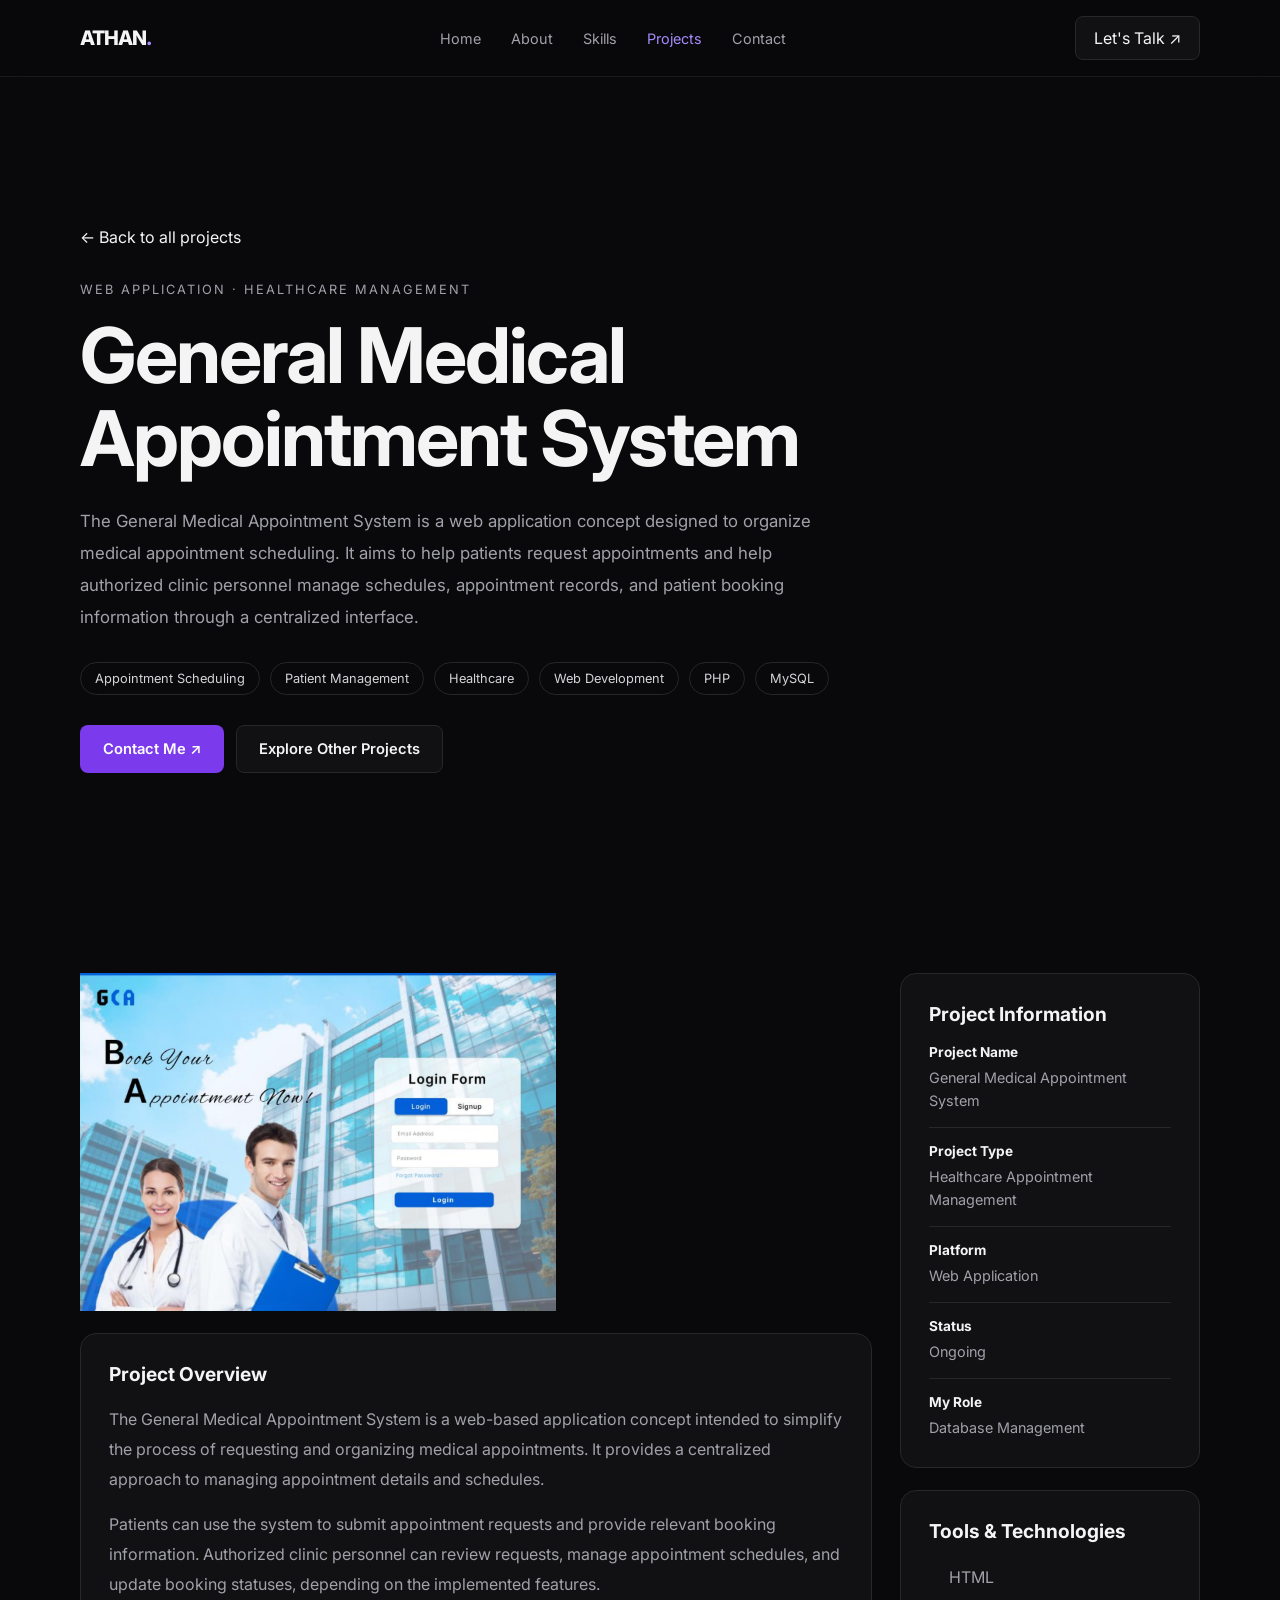
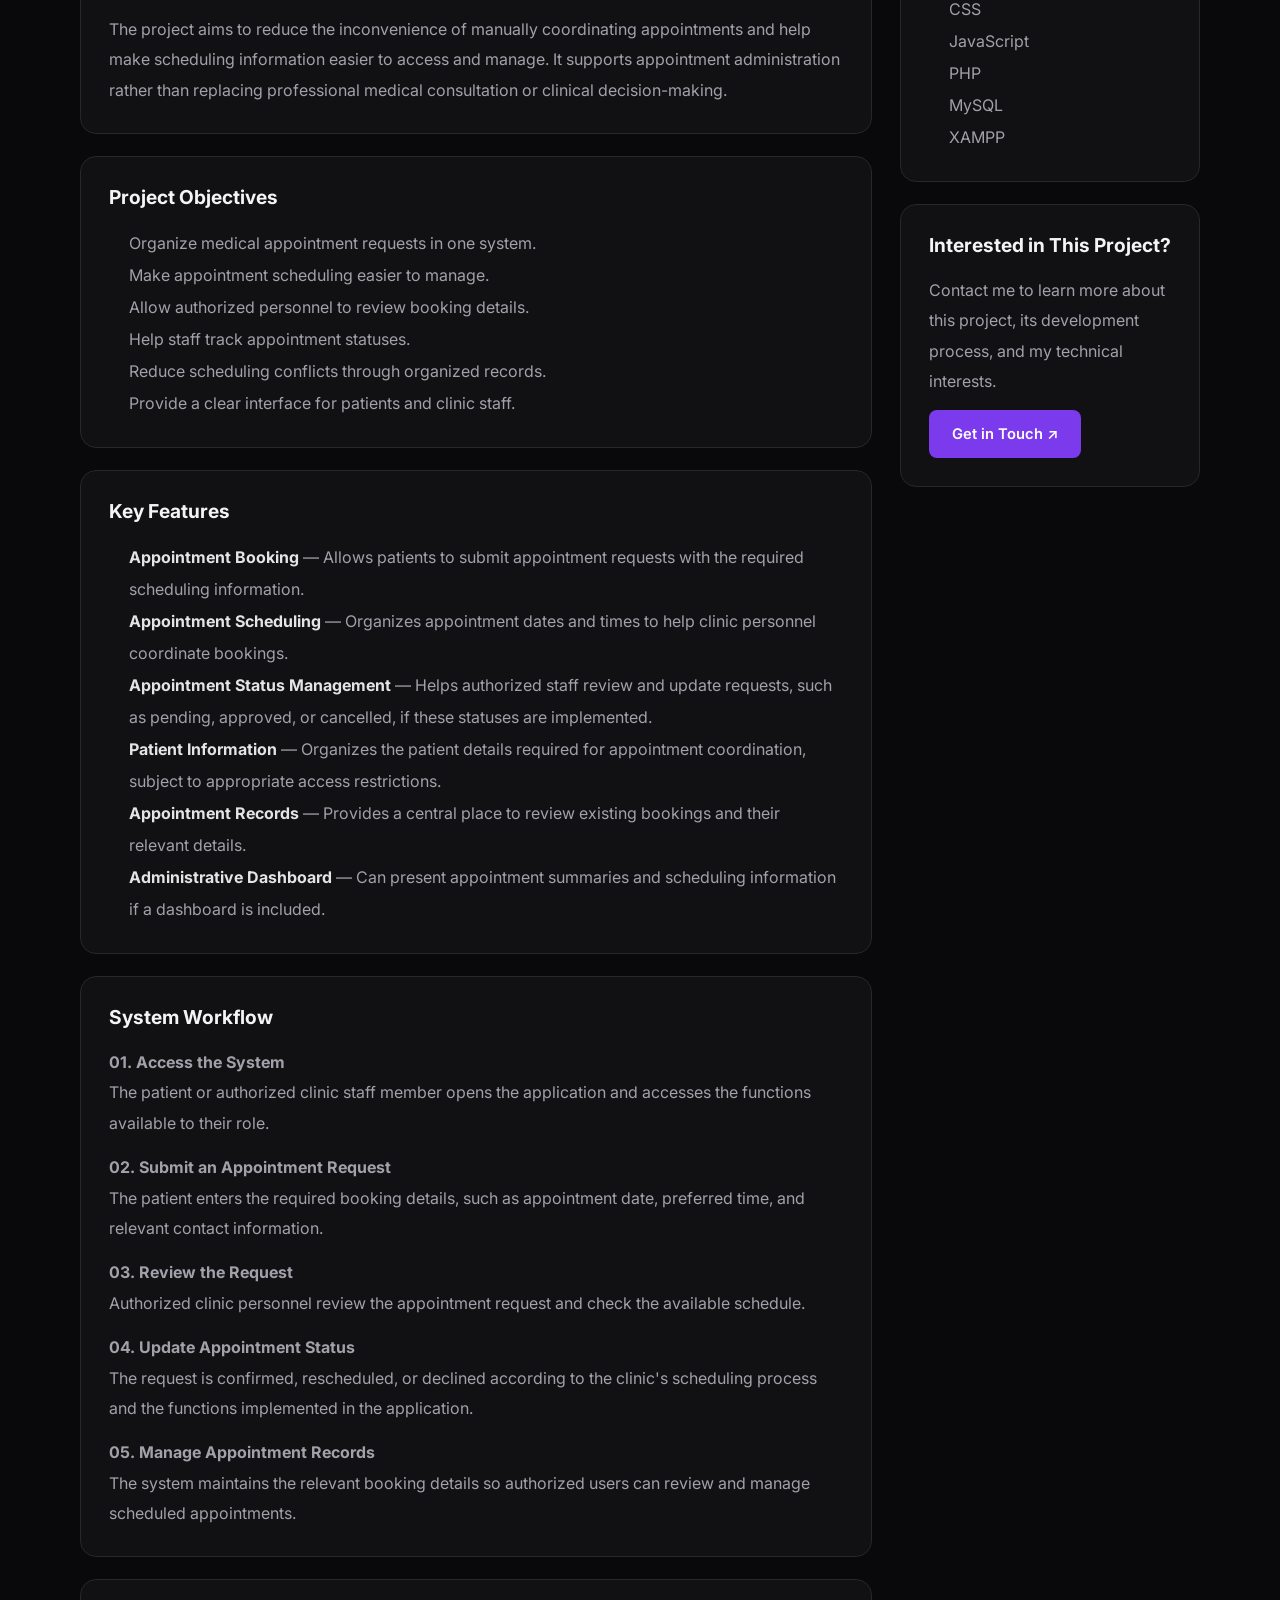
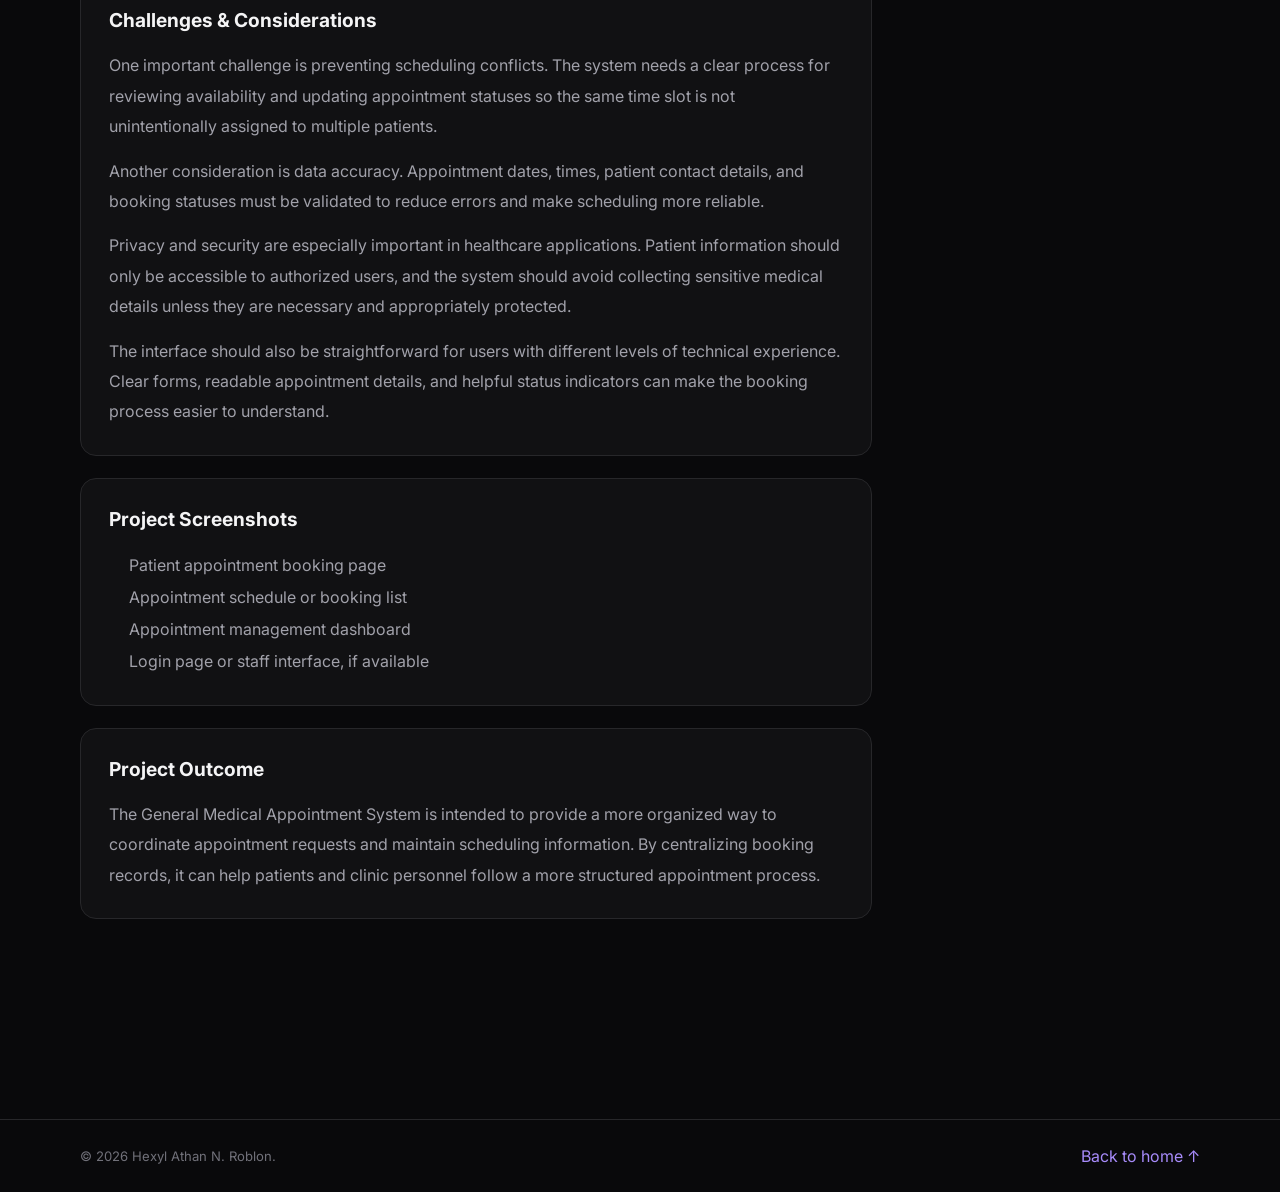
<file: projects/general.html>
<!DOCTYPE html>
<html lang="en">
<head>
    <meta charset="UTF-8">
    <meta name="viewport" content="width=device-width, initial-scale=1.0">
    <meta name="theme-color" content="#09090b">
    <meta name="color-scheme" content="dark">

    <meta name="description" content="General Medical Appointment System — a web-based application concept for organizing patient appointments, managing schedules, and supporting clinic appointment operations.">

    <title>General Medical Appointment System | Hexyl Athan N. Roblon</title>
<link rel="icon" type="image/png" href="../Images/logo.png">
<link rel="apple-touch-icon" href="../Images/logo.png">
    <link rel="stylesheet" href="../styles.css">

    <link rel="preconnect" href="https://fonts.googleapis.com">
    <link rel="preconnect" href="https://fonts.gstatic.com" crossorigin>
    <link href="https://fonts.googleapis.com/css2?family=Inter:wght@400;500;600;700;800&display=swap" rel="stylesheet">

    <style>
        .detail-hero {
            padding: 150px 0 70px;
        }

        .detail-back {
            display: inline-block;
            margin-bottom: 35px;
            text-decoration: none;
        }

        .detail-kicker {
            color: #a1a1aa;
            text-transform: uppercase;
            letter-spacing: 2px;
            font-size: 0.8rem;
            margin-bottom: 18px;
        }

        .detail-hero h1 {
            max-width: 950px;
            font-size: clamp(2.5rem, 6vw, 5rem);
            line-height: 1.08;
            letter-spacing: -2px;
            margin-bottom: 25px;
        }

        .detail-lead {
            max-width: 750px;
            color: #a1a1aa;
            font-size: 1.05rem;
            line-height: 1.9;
        }

        .detail-tags {
            display: flex;
            flex-wrap: wrap;
            gap: 10px;
            margin: 28px 0;
        }

        .detail-tags span {
            padding: 8px 14px;
            border: 1px solid #27272a;
            border-radius: 50px;
            color: #d4d4d8;
            font-size: 0.8rem;
        }

        .detail-actions {
            display: flex;
            flex-wrap: wrap;
            gap: 12px;
            margin-top: 30px;
        }

        .detail-layout {
            display: grid;
            grid-template-columns: minmax(0, 1fr) 300px;
            gap: 28px;
            align-items: start;
            padding-top: 30px;
            padding-bottom: 100px;
        }

        .detail-main,
        .detail-sidebar {
            display: grid;
            gap: 22px;
            min-width: 0;
        }

        .detail-preview {
            overflow: hidden;
            border: 1px solid #27272a;
            border-radius: 16px;
            background: #111113;
        }

        .medical-preview {
            min-height: 320px;
            padding: 35px;
            display: flex;
            flex-direction: column;
            justify-content: center;
            align-items: center;
            text-align: center;
            background:
                radial-gradient(ellipse at top right, #173b40 0%, transparent 55%),
                #101012;
        }

        .medical-preview .preview-icon {
            width: 70px;
            height: 70px;
            display: flex;
            justify-content: center;
            align-items: center;
            margin-bottom: 22px;
            border: 1px solid #31545a;
            border-radius: 18px;
            background: #152629;
            color: #67e8f9;
            font-size: 2.5rem;
            font-weight: 500;
        }

        .medical-preview .preview-label {
            color: #67e8f9;
            font-size: clamp(2rem, 5vw, 3.5rem);
            font-weight: 800;
            letter-spacing: -2px;
        }

        .medical-preview .preview-subtitle {
            color: #a1a1aa;
            font-size: 0.75rem;
            letter-spacing: 2px;
            line-height: 1.8;
            margin-top: 12px;
        }

        .medical-preview .preview-description {
            color: #d4d4d8;
            font-size: 0.95rem;
            line-height: 1.8;
            max-width: 480px;
            margin-top: 22px;
        }

        .preview-stats {
            display: flex;
            flex-wrap: wrap;
            justify-content: center;
            gap: 12px;
            margin-top: 25px;
        }

        .preview-stat {
            border: 1px solid #303b40;
            background: #151a1c;
            border-radius: 10px;
            padding: 15px 20px;
            min-width: 115px;
        }

        .preview-stat strong {
            display: block;
            color: #67e8f9;
            font-size: 1rem;
        }

        .preview-stat span {
            display: block;
            color: #a1a1aa;
            font-size: 0.75rem;
            margin-top: 6px;
        }

        .detail-panel {
            padding: 28px;
            border: 1px solid #27272a;
            border-radius: 16px;
            background: #111113;
            scroll-margin-top: 100px;
        }

        .detail-panel h2 {
            font-size: 1.2rem;
            margin: 0 0 18px;
        }

        .detail-panel p {
            color: #a1a1aa;
            line-height: 1.9;
            margin-bottom: 14px;
        }

        .detail-panel p:last-child {
            margin-bottom: 0;
        }

        .detail-list {
            padding-left: 20px;
            color: #a1a1aa;
            line-height: 2;
        }

        .detail-list strong {
            color: #e4e4e7;
        }

        .detail-stat {
            display: flex;
            flex-direction: column;
            gap: 6px;
            padding: 15px 0;
            border-bottom: 1px solid #27272a;
        }

        .detail-stat:first-of-type {
            padding-top: 0;
        }

        .detail-stat:last-child {
            padding-bottom: 0;
            border-bottom: none;
        }

        .detail-stat strong {
            font-size: 0.85rem;
        }

        .detail-stat span {
            color: #a1a1aa;
            font-size: 0.9rem;
            line-height: 1.6;
        }

        .detail-callout {
            padding: 20px;
            border: 1px solid #27272a;
            border-radius: 14px;
            color: #a1a1aa;
            font-size: 0.9rem;
            line-height: 1.8;
        }

        .detail-back:hover,
        .footer a:hover {
            color: #67e8f9;
        }

        @media (max-width: 800px) {
            .detail-layout {
                grid-template-columns: 1fr;
            }

            .detail-hero {
                padding-top: 120px;
            }

            .detail-hero h1 {
                letter-spacing: -1px;
            }
        }

        @media (max-width: 500px) {
            .detail-panel {
                padding: 20px;
            }

            .detail-actions {
                flex-direction: column;
            }

            .detail-actions .btn {
                text-align: center;
            }

            .medical-preview {
                padding: 25px 15px;
            }

            .preview-stat {
                min-width: 95px;
                padding: 12px;
            }
        }
    </style>
</head>

<body class="project-detail-page">
<div class="aurora-cursor" aria-hidden="true"></div>
    <!-- Navigation -->
    <header class="navbar">
        <div class="container navbar-inner">

            <a class="logo" href="../index.html#home">
                ATHAN<span>.</span>
            </a>

            <nav aria-label="Main navigation">
                <ul class="nav-links">
                    <li><a href="../index.html#home">Home</a></li>
                    <li><a href="../index.html#about">About</a></li>
                    <li><a href="../index.html#skills">Skills</a></li>
                    <li><a href="../index.html#projects" class="active">Projects</a></li>
                    <li><a href="../index.html#contact">Contact</a></li>
                </ul>
            </nav>

            <a class="nav-contact" href="../index.html#contact">
                Let's Talk ↗
            </a>

        </div>
    </header>

    <main>

        <!-- Project Hero -->
        <section class="detail-hero">
            <div class="container">

                <a class="detail-back" href="../index.html#projects">
                    ← Back to all projects
                </a>

                <p class="detail-kicker">
                    Web Application · Healthcare Management
                </p>

                <h1>General Medical Appointment System</h1>

                <p class="detail-lead">
                    The General Medical Appointment System is a web application
                    concept designed to organize medical appointment scheduling.
                    It aims to help patients request appointments and help
                    authorized clinic personnel manage schedules, appointment
                    records, and patient booking information through a
                    centralized interface.
                </p>

                <div class="detail-tags">
                    <span>Appointment Scheduling</span>
                    <span>Patient Management</span>
                    <span>Healthcare</span>
                    <span>Web Development</span>
                    <span>PHP</span>
                    <span>MySQL</span>
                </div>

                <div class="detail-actions">
                    <a class="btn btn-primary" href="../index.html#contact">
                        Contact Me ↗
                    </a>

                    <a class="btn btn-secondary" href="../index.html#projects">
                        Explore Other Projects
                    </a>
                </div>

            </div>
        </section>

        <!-- Project Details -->
        <section>
            <div class="container detail-layout">

                <div class="detail-main">

                    <!-- Main screenshot -->
                    <div class="project-cover">
                        <img
                            src="../Images/GEN.png"
                            alt="AUG DEPT. Management System dashboard screenshot"
                            loading="lazy">
                    </div>

                    <!-- Overview -->
                    <article class="detail-panel" id="overview">
                        <h2>Project Overview</h2>

                        <p>
                            The General Medical Appointment System is a
                            web-based application concept intended to simplify
                            the process of requesting and organizing medical
                            appointments. It provides a centralized approach
                            to managing appointment details and schedules.
                        </p>

                        <p>
                            Patients can use the system to submit appointment
                            requests and provide relevant booking information.
                            Authorized clinic personnel can review requests,
                            manage appointment schedules, and update booking
                            statuses, depending on the implemented features.
                        </p>

                        <p>
                            The project aims to reduce the inconvenience of
                            manually coordinating appointments and help make
                            scheduling information easier to access and manage.
                            It supports appointment administration rather than
                            replacing professional medical consultation or
                            clinical decision-making.
                        </p>
                    </article>

                    <!-- Objectives -->
                    <article class="detail-panel" id="objectives">
                        <h2>Project Objectives</h2>

                        <ul class="detail-list">
                            <li>Organize medical appointment requests in one system.</li>
                            <li>Make appointment scheduling easier to manage.</li>
                            <li>Allow authorized personnel to review booking details.</li>
                            <li>Help staff track appointment statuses.</li>
                            <li>Reduce scheduling conflicts through organized records.</li>
                            <li>Provide a clear interface for patients and clinic staff.</li>
                        </ul>
                    </article>

                    <!-- Features -->
                    <article class="detail-panel" id="features">
                        <h2>Key Features</h2>

                        <ul class="detail-list">
                            <li>
                                <strong>Appointment Booking</strong> —
                                Allows patients to submit appointment requests
                                with the required scheduling information.
                            </li>

                            <li>
                                <strong>Appointment Scheduling</strong> —
                                Organizes appointment dates and times to help
                                clinic personnel coordinate bookings.
                            </li>

                            <li>
                                <strong>Appointment Status Management</strong> —
                                Helps authorized staff review and update
                                requests, such as pending, approved, or cancelled,
                                if these statuses are implemented.
                            </li>

                            <li>
                                <strong>Patient Information</strong> —
                                Organizes the patient details required for
                                appointment coordination, subject to appropriate
                                access restrictions.
                            </li>

                            <li>
                                <strong>Appointment Records</strong> —
                                Provides a central place to review existing
                                bookings and their relevant details.
                            </li>

                            <li>
                                <strong>Administrative Dashboard</strong> —
                                Can present appointment summaries and scheduling
                                information if a dashboard is included.
                            </li>
                        </ul>
                    </article>

                    <!-- Workflow -->
                    <article class="detail-panel" id="workflow">
                        <h2>System Workflow</h2>

                        <p>
                            <strong>01. Access the System</strong><br>
                            The patient or authorized clinic staff member opens
                            the application and accesses the functions available
                            to their role.
                        </p>

                        <p>
                            <strong>02. Submit an Appointment Request</strong><br>
                            The patient enters the required booking details,
                            such as appointment date, preferred time, and
                            relevant contact information.
                        </p>

                        <p>
                            <strong>03. Review the Request</strong><br>
                            Authorized clinic personnel review the appointment
                            request and check the available schedule.
                        </p>

                        <p>
                            <strong>04. Update Appointment Status</strong><br>
                            The request is confirmed, rescheduled, or declined
                            according to the clinic's scheduling process and
                            the functions implemented in the application.
                        </p>

                        <p>
                            <strong>05. Manage Appointment Records</strong><br>
                            The system maintains the relevant booking details
                            so authorized users can review and manage scheduled
                            appointments.
                        </p>
                    </article>

                    <!-- Challenges -->
                    <article class="detail-panel" id="challenges">
                        <h2>Challenges &amp; Considerations</h2>

                        <p>
                            One important challenge is preventing scheduling
                            conflicts. The system needs a clear process for
                            reviewing availability and updating appointment
                            statuses so the same time slot is not unintentionally
                            assigned to multiple patients.
                        </p>

                        <p>
                            Another consideration is data accuracy. Appointment
                            dates, times, patient contact details, and booking
                            statuses must be validated to reduce errors and
                            make scheduling more reliable.
                        </p>

                        <p>
                            Privacy and security are especially important in
                            healthcare applications. Patient information should
                            only be accessible to authorized users, and the
                            system should avoid collecting sensitive medical
                            details unless they are necessary and appropriately
                            protected.
                        </p>

                        <p>
                            The interface should also be straightforward for
                            users with different levels of technical experience.
                            Clear forms, readable appointment details, and
                            helpful status indicators can make the booking
                            process easier to understand.
                        </p>
                    </article>

                    <!-- Screenshots -->
                    <article class="detail-panel" id="screenshots">
                        <h2>Project Screenshots</h2>

                        <ul class="detail-list">
                            <li>Patient appointment booking page</li>
                            <li>Appointment schedule or booking list</li>
                            <li>Appointment management dashboard</li>
                            <li>Login page or staff interface, if available</li>
                        </ul>
                    </article>

                    <!-- Outcome -->
                    <article class="detail-panel" id="outcome">
                        <h2>Project Outcome</h2>

                        <p>
                            The General Medical Appointment System is intended
                            to provide a more organized way to coordinate
                            appointment requests and maintain scheduling
                            information. By centralizing booking records, it
                            can help patients and clinic personnel follow a
                            more structured appointment process.
                        </p>
                    </article>

                </div>

                <!-- Sidebar -->
                <aside class="detail-sidebar">

                    <article class="detail-panel">
                        <h2>Project Information</h2>

                        <div class="detail-stat">
                            <strong>Project Name</strong>
                            <span>General Medical Appointment System</span>
                        </div>

                        <div class="detail-stat">
                            <strong>Project Type</strong>
                            <span>Healthcare Appointment Management</span>
                        </div>

                        <div class="detail-stat">
                            <strong>Platform</strong>
                            <span>Web Application</span>
                        </div>

                        <div class="detail-stat">
                            <strong>Status</strong>
                            <span>Ongoing</span>
                        </div>

                        <div class="detail-stat">
                            <strong>My Role</strong>
                            <span>Database Management</span>
                        </div>
                    </article>

                    <article class="detail-panel" id="technologies">
                        <h2>Tools &amp; Technologies</h2>

                        <ul class="detail-list">
                            <li>HTML</li>
                            <li>CSS</li>
                            <li>JavaScript</li>
                            <li>PHP</li>
                            <li>MySQL</li>
                            <li>XAMPP</li>
                        </ul>
                    </article>

                    <article class="detail-panel">
                        <h2>Interested in This Project?</h2>

                        <p>
                            Contact me to learn more about this project,
                            its development process, and my technical interests.
                        </p>

                        <a class="btn btn-primary"
                           href="../index.html#contact">
                            Get in Touch ↗
                        </a>
                    </article>

                </aside>

            </div>
        </section>

    </main>

    <!-- Footer -->
    <footer class="footer">
        <div class="container footer-inner">

            <p>© 2026 Hexyl Athan N. Roblon.</p>

            <a href="../index.html#home">
                Back to home ↑
            </a>

        </div>
    </footer>
<script>
  const aurora = document.querySelector(".aurora-cursor");

  if (
    aurora &&
    window.matchMedia("(hover: hover) and (pointer: fine)").matches
  ) {
    let targetX = window.innerWidth / 2;
    let targetY = window.innerHeight / 2;
    let currentX = targetX;
    let currentY = targetY;
    let animationFrame = null;

    function animateAurora() {
      currentX += (targetX - currentX) * 0.1;
      currentY += (targetY - currentY) * 0.1;

      aurora.style.setProperty("--cursor-x", `${currentX}px`);
      aurora.style.setProperty("--cursor-y", `${currentY}px`);

      if (
        Math.abs(targetX - currentX) > 0.2 ||
        Math.abs(targetY - currentY) > 0.2
      ) {
        animationFrame = requestAnimationFrame(animateAurora);
      } else {
        currentX = targetX;
        currentY = targetY;
        animationFrame = null;
      }
    }

    window.addEventListener("pointermove", (event) => {
      targetX = event.clientX;
      targetY = event.clientY;

      aurora.classList.add("is-visible");

      if (animationFrame === null) {
        animationFrame = requestAnimationFrame(animateAurora);
      }
    });

    document.documentElement.addEventListener("pointerleave", () => {
      aurora.classList.remove("is-visible");
    });

    document.documentElement.addEventListener("pointerenter", () => {
      aurora.classList.add("is-visible");
    });
  }
</script>
</body>
</html>
</file>
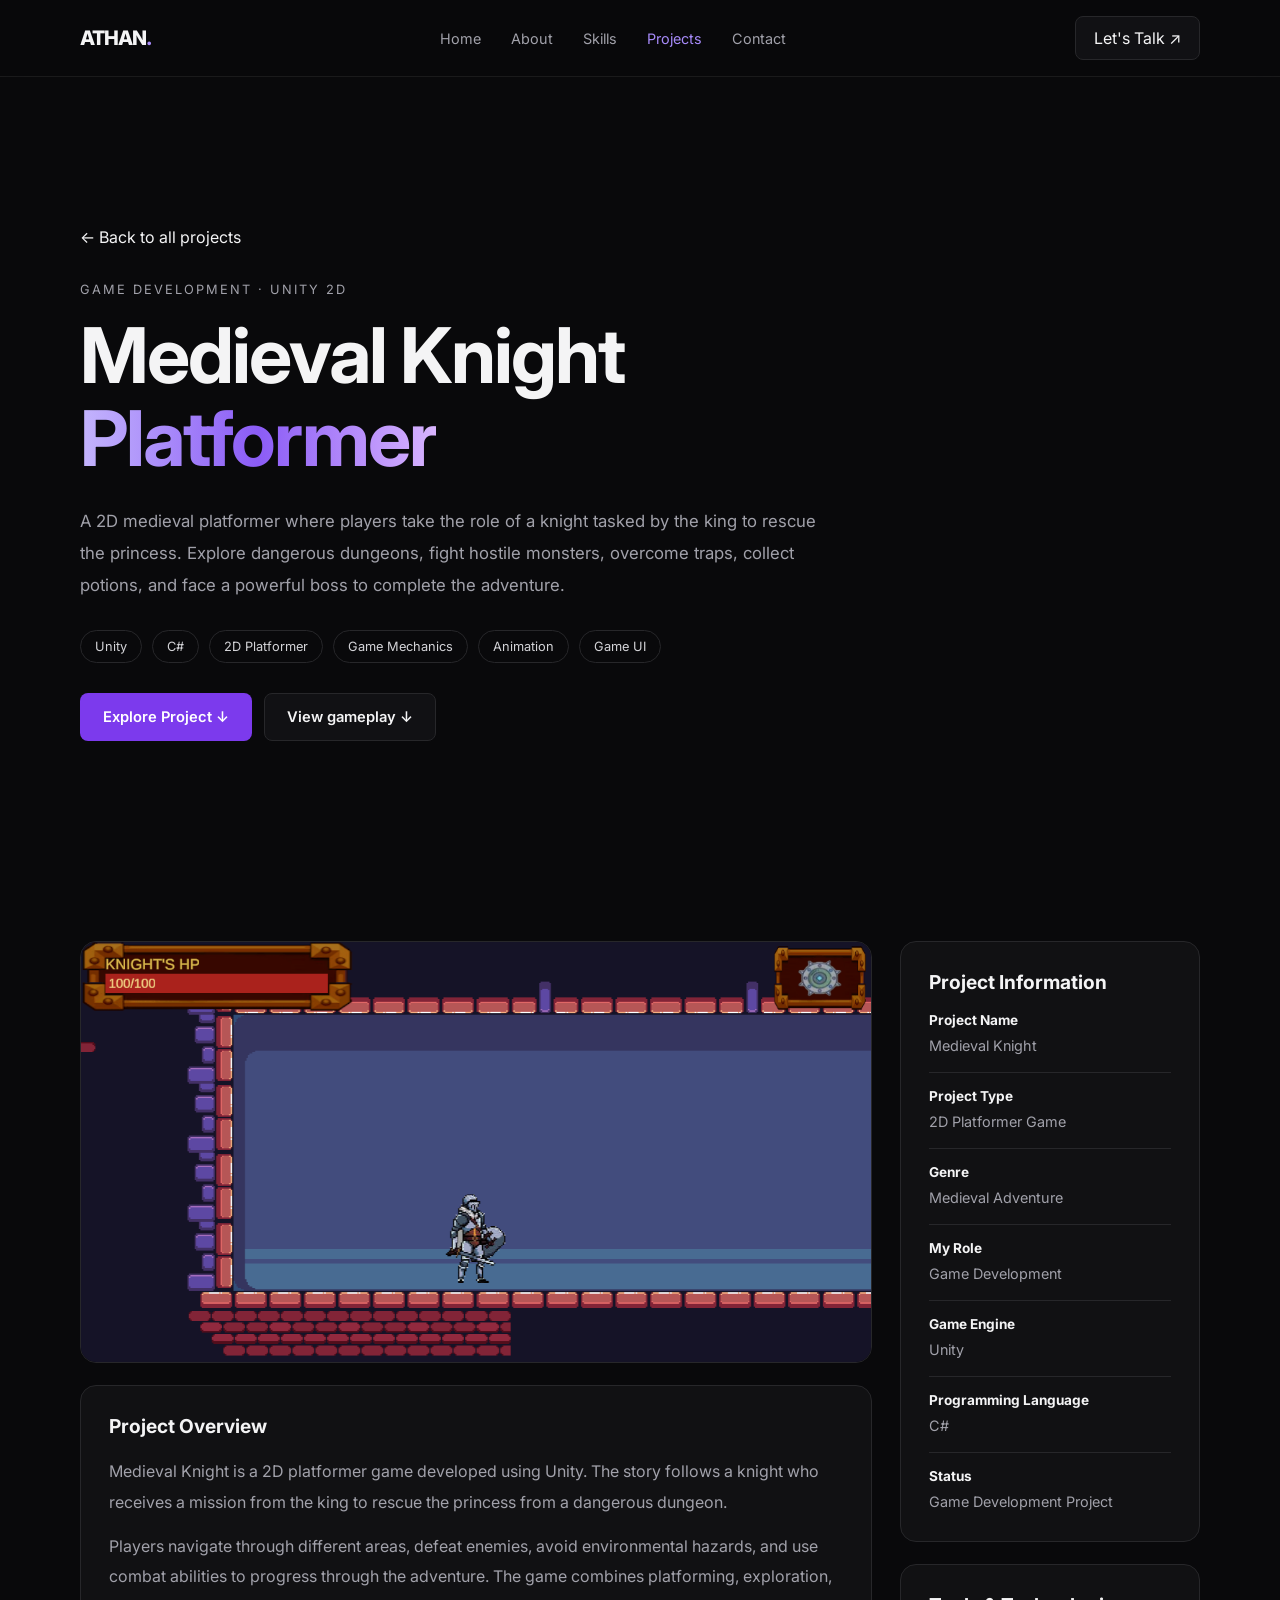
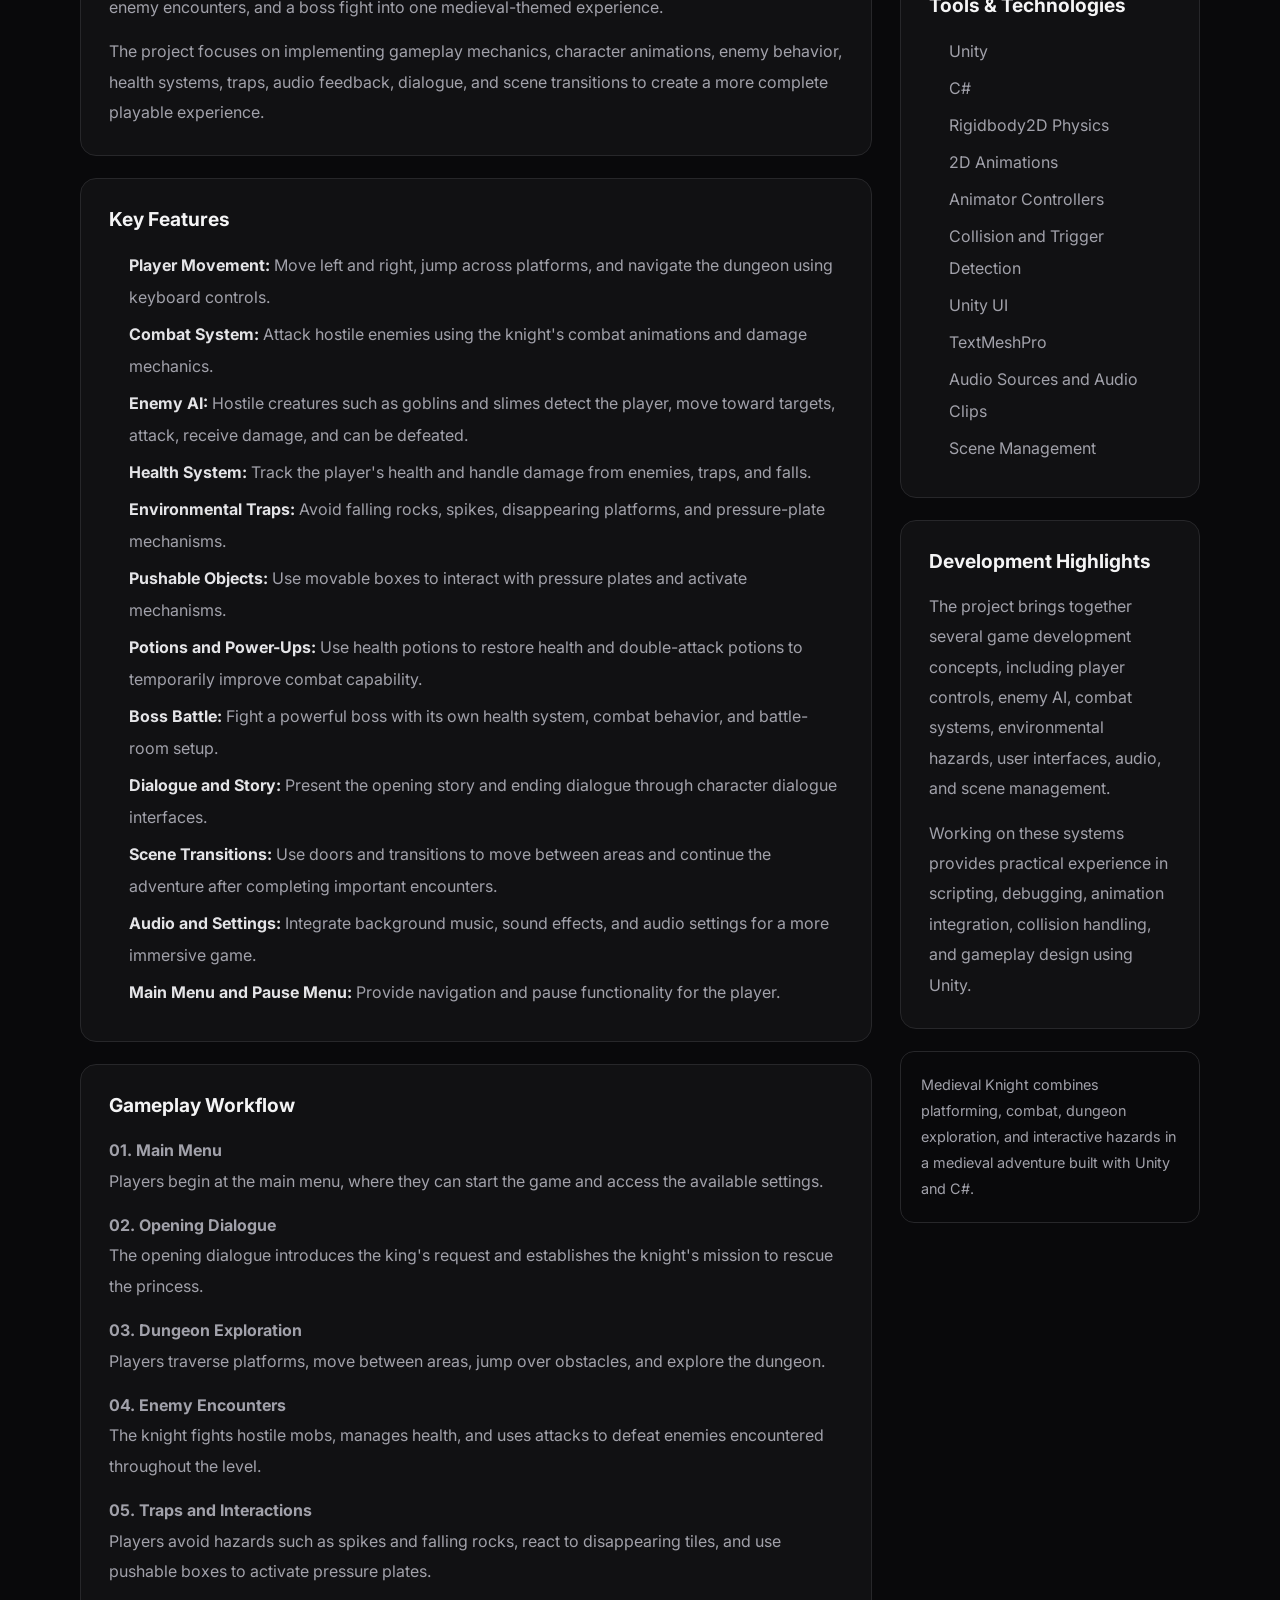
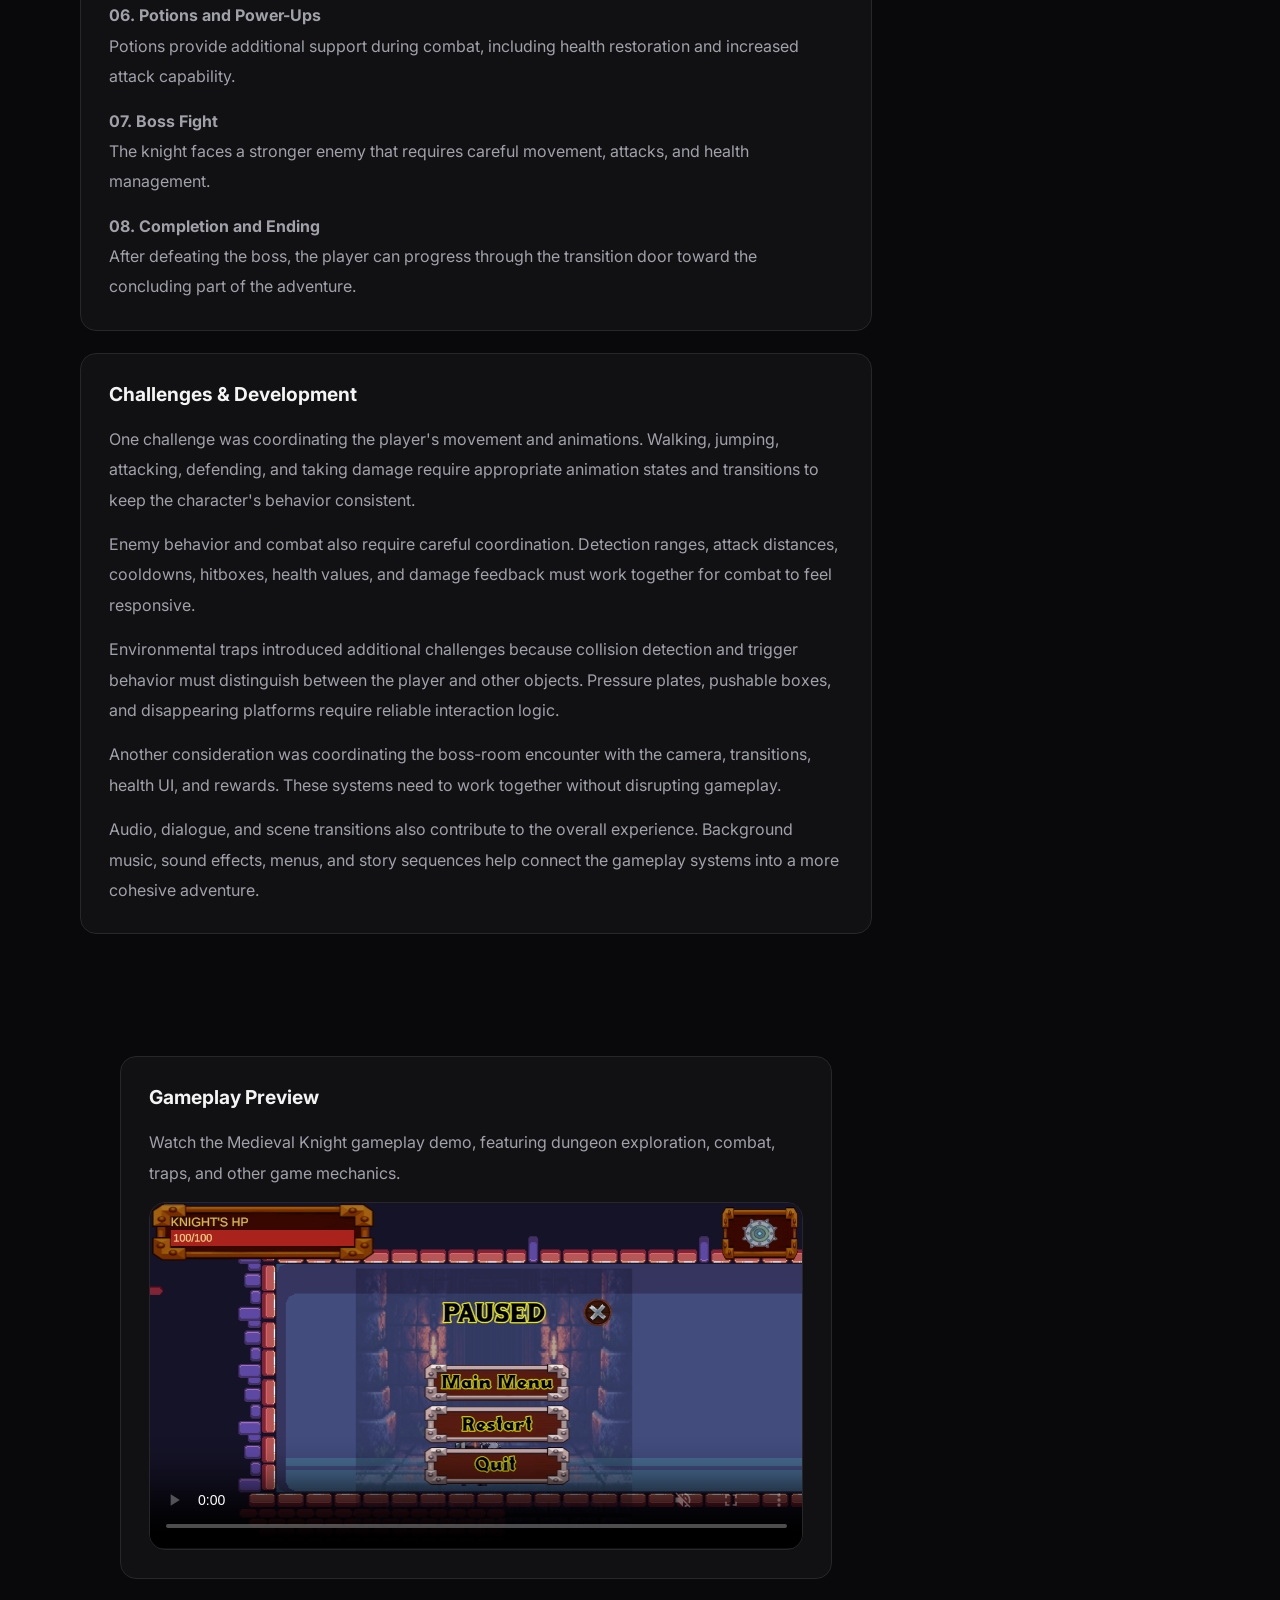
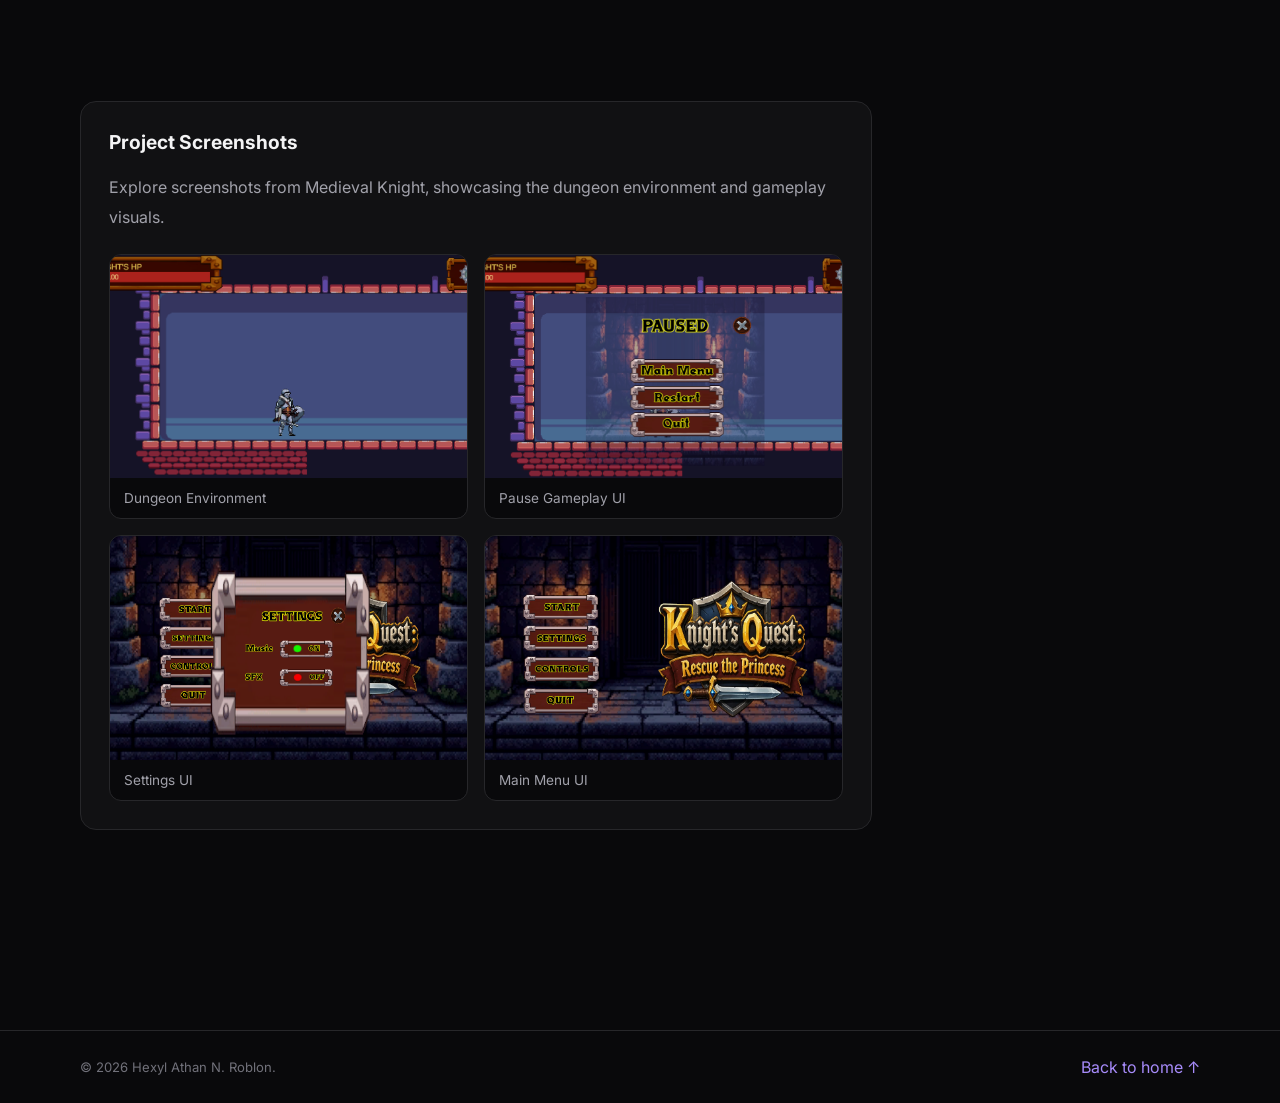
<file: projects/knight-platformer.html>
<!DOCTYPE html>
<html lang="en">
<head>
    <meta charset="UTF-8">
    <meta name="viewport" content="width=device-width, initial-scale=1.0">
    <meta name="theme-color" content="#09090b">
    <meta name="color-scheme" content="dark">

    <meta
        name="description"
        content="Explore Medieval Knight, a Unity 2D medieval platformer featuring combat, traps, potions, monsters, and a boss battle developed by Hexyl Athan N. Roblon."
    >

    <title>Medieval Knight Platformer | Hexyl Athan N. Roblon</title>

    <link rel="icon" type="image/png" href="../Images/logo.png">
    <link rel="apple-touch-icon" href="../Images/logo.png">
    <link rel="stylesheet" href="../styles.css">

    <link rel="preconnect" href="https://fonts.googleapis.com">
    <link rel="preconnect" href="https://fonts.gstatic.com" crossorigin>
    <link
        href="https://fonts.googleapis.com/css2?family=Inter:wght@400;500;600;700;800&display=swap"
        rel="stylesheet"
    >

    <style>
        /* Project detail page */

        .detail-hero {
            padding: 150px 0 70px;
        }

        .detail-back {
            display: inline-block;
            margin-bottom: 35px;
            text-decoration: none;
            transition: color 0.3s ease;
        }

        .detail-kicker {
            color: #a1a1aa;
            text-transform: uppercase;
            letter-spacing: 2px;
            font-size: 0.8rem;
            margin-bottom: 18px;
        }

        .detail-hero h1 {
            max-width: 900px;
            font-size: clamp(2.5rem, 6vw, 5rem);
            line-height: 1.08;
            letter-spacing: -2px;
            margin-bottom: 25px;
        }

        .detail-lead {
            max-width: 750px;
            color: #a1a1aa;
            font-size: 1.05rem;
            line-height: 1.9;
        }

        .detail-tags {
            display: flex;
            flex-wrap: wrap;
            gap: 10px;
            margin: 28px 0;
        }

        .detail-tags span {
            padding: 8px 14px;
            border: 1px solid #27272a;
            border-radius: 50px;
            color: #d4d4d8;
            font-size: 0.8rem;
        }

        .detail-actions {
            display: flex;
            flex-wrap: wrap;
            gap: 12px;
            margin-top: 30px;
        }

        .detail-layout {
            display: grid;
            grid-template-columns: minmax(0, 1fr) 300px;
            gap: 28px;
            align-items: start;
            padding-top: 30px;
            padding-bottom: 100px;
        }

        .detail-main,
        .detail-sidebar {
            display: grid;
            gap: 22px;
            min-width: 0;
        }

        .detail-preview {
            overflow: hidden;
            border: 1px solid #27272a;
            border-radius: 16px;
            background: #111113;
        }

        .detail-preview img {
            display: block;
            width: 100%;
            height: auto;
        }

        .detail-panel {
            padding: 28px;
            border: 1px solid #27272a;
            border-radius: 16px;
            background: #111113;
            scroll-margin-top: 100px;
            min-width: 0;
        }

        .detail-panel h2 {
            font-size: 1.2rem;
            margin: 0 0 18px;
        }

        .detail-panel p {
            color: #a1a1aa;
            line-height: 1.9;
            margin-bottom: 14px;
        }

        .detail-panel p:last-child {
            margin-bottom: 0;
        }

        .detail-list {
            padding-left: 20px;
            color: #a1a1aa;
            line-height: 2;
        }

        .detail-list li {
            margin-bottom: 5px;
        }

        .detail-list strong {
            color: #e4e4e7;
        }

        .detail-stat {
            display: flex;
            flex-direction: column;
            gap: 6px;
            padding: 15px 0;
            border-bottom: 1px solid #27272a;
        }

        .detail-stat:first-of-type {
            padding-top: 0;
        }

        .detail-stat:last-child {
            padding-bottom: 0;
            border-bottom: none;
        }

        .detail-stat strong {
            font-size: 0.85rem;
        }

        .detail-stat span {
            color: #a1a1aa;
            font-size: 0.9rem;
            line-height: 1.6;
        }

        .detail-callout {
            padding: 20px;
            border: 1px solid #27272a;
            border-radius: 14px;
            color: #a1a1aa;
            font-size: 0.9rem;
            line-height: 1.8;
        }

        .screenshot-grid {
            display: grid;
            grid-template-columns: repeat(2, minmax(0, 1fr));
            gap: 16px;
            margin-top: 22px;
        }

        .screenshot-item {
            min-width: 0;
            overflow: hidden;
            border: 1px solid #27272a;
            border-radius: 12px;
            background: #09090b;
        }

        .screenshot-item a {
            display: block;
            color: inherit;
            text-decoration: none;
        }

        .screenshot-item img {
            display: block;
            width: 100%;
            height: auto;
            aspect-ratio: 16 / 10;
            object-fit: cover;
            transition: transform 0.3s ease;
        }

        .screenshot-item a:hover img {
            transform: scale(1.03);
        }

        .screenshot-caption {
            padding: 12px 14px;
            color: #a1a1aa;
            font-size: 0.85rem;
        }

        .detail-back:hover,
        .footer a:hover {
            color: #fff;
        }

        @media (max-width: 800px) {
            .detail-layout {
                grid-template-columns: 1fr;
            }

            .detail-hero {
                padding-top: 120px;
            }

            .detail-hero h1 {
                letter-spacing: -1px;
            }
        }

        @media (max-width: 500px) {
            .detail-panel {
                padding: 20px;
            }

            .detail-actions {
                flex-direction: column;
            }

            .detail-actions .btn {
                text-align: center;
            }

            .screenshot-grid {
                grid-template-columns: 1fr;
            }
        }
    </style>
</head>

<body class="project-detail-page">

    <div class="aurora-cursor" aria-hidden="true"></div>

    <!-- Navigation -->
     <header class="navbar">
        <div class="container navbar-inner">

            <a class="logo" href="../index.html#home">
                ATHAN<span>.</span>
            </a>

            <nav aria-label="Main navigation">
                <ul class="nav-links">
                    <li><a href="../index.html#home">Home</a></li>
                    <li><a href="../index.html#about">About</a></li>
                    <li><a href="../index.html#skills">Skills</a></li>
                    <li><a href="../index.html#projects" class="active">Projects</a></li>
                    <li><a href="../index.html#contact">Contact</a></li>
                </ul>
            </nav>

            <a class="nav-contact" href="../index.html#contact">
                Let's Talk ↗
            </a>

        </div>
    </header>

    <main>

        <!-- Project Hero -->
        <section class="detail-hero">
            <div class="container">

                <a class="detail-back" href="../index.html#projects">
                    ← Back to all projects
                </a>

                <p class="detail-kicker">
                    Game Development · Unity 2D
                </p>

                <h1>Medieval Knight <span class="gradient-text">Platformer</span></h1>

                <p class="detail-lead">
                    A 2D medieval platformer where players take the role of
                    a knight tasked by the king to rescue the princess.
                    Explore dangerous dungeons, fight hostile monsters,
                    overcome traps, collect potions, and face a powerful
                    boss to complete the adventure.
                </p>

                <div class="detail-tags">
                    <span>Unity</span>
                    <span>C#</span>
                    <span>2D Platformer</span>
                    <span>Game Mechanics</span>
                    <span>Animation</span>
                    <span>Game UI</span>
                </div>

                <div class="detail-actions">
                    <a class="btn btn-primary" href="#overview">
                        Explore Project ↓
                    </a>

                    <a class="btn btn-secondary" href="#gameplay">
                        View gameplay ↓
                    </a>
                </div>

            </div>
        </section>

        <!-- Project Details -->
        <section>
            <div class="container detail-layout">

                <div class="detail-main">

                    <!-- Main Project Preview -->
                    <div class="detail-preview">
                        <img
                            src="../Images/InsideKnight.png"
                            alt="Medieval Knight 2D platformer gameplay"
                        >
                    </div>

                    <!-- 1. Overview -->
                    <article class="detail-panel" id="overview">
                        <h2>Project Overview</h2>

                        <p>
                            Medieval Knight is a 2D platformer game developed
                            using Unity. The story follows a knight who
                            receives a mission from the king to rescue the
                            princess from a dangerous dungeon.
                        </p>

                        <p>
                            Players navigate through different areas,
                            defeat enemies, avoid environmental hazards,
                            and use combat abilities to progress through
                            the adventure. The game combines platforming,
                            exploration, enemy encounters, and a boss fight
                            into one medieval-themed experience.
                        </p>

                        <p>
                            The project focuses on implementing gameplay
                            mechanics, character animations, enemy behavior,
                            health systems, traps, audio feedback, dialogue,
                            and scene transitions to create a more complete
                            playable experience.
                        </p>
                    </article>

                    <!-- 2. Features -->
                    <article class="detail-panel" id="features">
                        <h2>Key Features</h2>

                        <ul class="detail-list">
                            <li>
                                <strong>Player Movement:</strong>
                                Move left and right, jump across platforms,
                                and navigate the dungeon using keyboard controls.
                            </li>

                            <li>
                                <strong>Combat System:</strong>
                                Attack hostile enemies using the knight's
                                combat animations and damage mechanics.
                            </li>

                            <li>
                                <strong>Enemy AI:</strong>
                                Hostile creatures such as goblins and slimes
                                detect the player, move toward targets,
                                attack, receive damage, and can be defeated.
                            </li>

                            <li>
                                <strong>Health System:</strong>
                                Track the player's health and handle damage
                                from enemies, traps, and falls.
                            </li>

                            <li>
                                <strong>Environmental Traps:</strong>
                                Avoid falling rocks, spikes, disappearing
                                platforms, and pressure-plate mechanisms.
                            </li>

                            <li>
                                <strong>Pushable Objects:</strong>
                                Use movable boxes to interact with
                                pressure plates and activate mechanisms.
                            </li>

                            <li>
                                <strong>Potions and Power-Ups:</strong>
                                Use health potions to restore health and
                                double-attack potions to temporarily improve
                                combat capability.
                            </li>

                            <li>
                                <strong>Boss Battle:</strong>
                                Fight a powerful boss with its own health
                                system, combat behavior, and battle-room setup.
                            </li>

                            <li>
                                <strong>Dialogue and Story:</strong>
                                Present the opening story and ending dialogue
                                through character dialogue interfaces.
                            </li>

                            <li>
                                <strong>Scene Transitions:</strong>
                                Use doors and transitions to move between
                                areas and continue the adventure after
                                completing important encounters.
                            </li>

                            <li>
                                <strong>Audio and Settings:</strong>
                                Integrate background music, sound effects,
                                and audio settings for a more immersive game.
                            </li>

                            <li>
                                <strong>Main Menu and Pause Menu:</strong>
                                Provide navigation and pause functionality
                                for the player.
                            </li>
                        </ul>
                    </article>

                    <!-- 3. Gameplay Workflow -->
                    <article class="detail-panel" id="workflow">
                        <h2>Gameplay Workflow</h2>

                        <p>
                            <strong>01. Main Menu</strong><br>
                            Players begin at the main menu, where they can
                            start the game and access the available settings.
                        </p>

                        <p>
                            <strong>02. Opening Dialogue</strong><br>
                            The opening dialogue introduces the king's request
                            and establishes the knight's mission to rescue
                            the princess.
                        </p>

                        <p>
                            <strong>03. Dungeon Exploration</strong><br>
                            Players traverse platforms, move between areas,
                            jump over obstacles, and explore the dungeon.
                        </p>

                        <p>
                            <strong>04. Enemy Encounters</strong><br>
                            The knight fights hostile mobs, manages health,
                            and uses attacks to defeat enemies encountered
                            throughout the level.
                        </p>

                        <p>
                            <strong>05. Traps and Interactions</strong><br>
                            Players avoid hazards such as spikes and falling
                            rocks, react to disappearing tiles, and use
                            pushable boxes to activate pressure plates.
                        </p>

                        <p>
                            <strong>06. Potions and Power-Ups</strong><br>
                            Potions provide additional support during combat,
                            including health restoration and increased
                            attack capability.
                        </p>

                        <p>
                            <strong>07. Boss Fight</strong><br>
                            The knight faces a stronger enemy that requires
                            careful movement, attacks, and health management.
                        </p>

                        <p>
                            <strong>08. Completion and Ending</strong><br>
                            After defeating the boss, the player can progress
                            through the transition door toward the concluding
                            part of the adventure.
                        </p>
                    </article>

                    <!-- 4. Challenges -->
                    <article class="detail-panel" id="challenges">
                        <h2>Challenges &amp; Development</h2>

                        <p>
                            One challenge was coordinating the player's
                            movement and animations. Walking, jumping,
                            attacking, defending, and taking damage require
                            appropriate animation states and transitions
                            to keep the character's behavior consistent.
                        </p>

                        <p>
                            Enemy behavior and combat also require careful
                            coordination. Detection ranges, attack distances,
                            cooldowns, hitboxes, health values, and damage
                            feedback must work together for combat to feel
                            responsive.
                        </p>

                        <p>
                            Environmental traps introduced additional
                            challenges because collision detection and
                            trigger behavior must distinguish between
                            the player and other objects. Pressure plates,
                            pushable boxes, and disappearing platforms
                            require reliable interaction logic.
                        </p>

                        <p>
                            Another consideration was coordinating the
                            boss-room encounter with the camera, transitions,
                            health UI, and rewards. These systems need to
                            work together without disrupting gameplay.
                        </p>

                        <p>
                            Audio, dialogue, and scene transitions also
                            contribute to the overall experience. Background
                            music, sound effects, menus, and story sequences
                            help connect the gameplay systems into a more
                            cohesive adventure.
                        </p>
                    </article>

                    <!-- Gameplay Preview -->
<section class="gameplay-section" id="gameplay">
    <div class="container">
        <article class="detail-panel">
            <h2>Gameplay Preview</h2>

            <p>
                Watch the Medieval Knight gameplay demo, featuring
                dungeon exploration, combat, traps, and other game mechanics.
            </p>

            <div class="detail-preview">
                <video
                    autoplay
                    muted
                    loop
                    playsinline
                    controls
                    preload="metadata"
                    poster="../Images/KNIGHT1 (1).png"
                    style="display: block; width: 100%; height: auto;"
                >
                    <source
                        src="../Images/Gameplay.mp4"
                        type="video/mp4"
                    >
                    Your browser does not support HTML video.
                </video>
            </div>
        </article>
    </div>
</section>
                    
<!-- Project Screenshots -->
<article class="detail-panel" id="screenshots">
    <h2>Project Screenshots</h2>

    <p>
        Explore screenshots from Medieval Knight, showcasing the
        dungeon environment and gameplay visuals.
    </p>

    <div class="screenshot-grid">

        <div class="screenshot-item">
            <a
                href="../Images/InsideKnight.png"
                target="_blank"
                rel="noopener noreferrer"
                aria-label="Open dungeon gameplay screenshot"
            >
                <img
                    src="../Images/InsideKnight.png"
                    alt="Medieval Knight dungeon gameplay"
                    loading="lazy"
                >
            </a>

            <div class="screenshot-caption">
                Dungeon Environment
            </div>
        </div>

        <div class="screenshot-item">
            <a
                href="../Images/KNIGHT1 (1).png"
                target="_blank"
                rel="noopener noreferrer"
                aria-label="Open Medieval Knight game screenshot"
            >
                <img
                    src="../Images/KNIGHT1 (1).png"
                    alt="Medieval Knight game scene"
                    loading="lazy"
                >
            </a>

            <div class="screenshot-caption">
                Pause Gameplay UI
            </div>
        </div>

        <div class="screenshot-item">
            <a
                href="../Images/KNIGHT1 (2).png"
                target="_blank"
                rel="noopener noreferrer"
                aria-label="Open third Medieval Knight screenshot"
            >
                <img
                    src="../Images/KNIGHT1 (2).png"
                    alt="Medieval Knight gameplay environment"
                    loading="lazy"
                >
            </a>

            <div class="screenshot-caption">
                Settings UI
            </div>
        </div>

        <div class="screenshot-item">
            <a
                href="../Images/knight.png"
                target="_blank"
                rel="noopener noreferrer"
                aria-label="Open fourth Medieval Knight screenshot"
            >
                <img
                    src="../Images/knight.png"
                    alt="Medieval Knight action gameplay"
                    loading="lazy"
                >
            </a>

            <div class="screenshot-caption">
                Main Menu UI
            </div>
        </div>

    </div>
</article>
                </div>

                <!-- Sidebar -->
                <aside class="detail-sidebar">

                    <article class="detail-panel">
                        <h2>Project Information</h2>

                        <div class="detail-stat">
                            <strong>Project Name</strong>
                            <span>Medieval Knight</span>
                        </div>

                        <div class="detail-stat">
                            <strong>Project Type</strong>
                            <span>2D Platformer Game</span>
                        </div>

                        <div class="detail-stat">
                            <strong>Genre</strong>
                            <span>Medieval Adventure</span>
                        </div>

                        <div class="detail-stat">
                            <strong>My Role</strong>
                            <span>Game Development</span>
                        </div>

                        <div class="detail-stat">
                            <strong>Game Engine</strong>
                            <span>Unity</span>
                        </div>

                        <div class="detail-stat">
                            <strong>Programming Language</strong>
                            <span>C#</span>
                        </div>

                        <div class="detail-stat">
                            <strong>Status</strong>
                            <span>Game Development Project</span>
                        </div>
                    </article>

                    <!-- 6. Technologies -->
                    <article class="detail-panel" id="technologies">
                        <h2>Tools &amp; Technologies</h2>

                        <ul class="detail-list">
                            <li>Unity</li>
                            <li>C#</li>
                            <li>Rigidbody2D Physics</li>
                            <li>2D Animations</li>
                            <li>Animator Controllers</li>
                            <li>Collision and Trigger Detection</li>
                            <li>Unity UI</li>
                            <li>TextMeshPro</li>
                            <li>Audio Sources and Audio Clips</li>
                            <li>Scene Management</li>
                        </ul>
                    </article>

                    <!-- Development Highlights -->
                    <article class="detail-panel">
                        <h2>Development Highlights</h2>

                        <p>
                            The project brings together several game
                            development concepts, including player controls,
                            enemy AI, combat systems, environmental hazards,
                            user interfaces, audio, and scene management.
                        </p>

                        <p>
                            Working on these systems provides practical
                            experience in scripting, debugging, animation
                            integration, collision handling, and gameplay
                            design using Unity.
                        </p>
                    </article>

                    <div class="detail-callout">
                        Medieval Knight combines platforming, combat,
                        dungeon exploration, and interactive hazards in
                        a medieval adventure built with Unity and C#.
                    </div>

                </aside>

            </div>
        </section>

    </main>

    <!-- Footer -->
    <footer class="footer">
        <div class="container footer-inner">

            <p>© 2026 Hexyl Athan N. Roblon.</p>

            <a href="../index.html#home">
                Back to home ↑
            </a>

        </div>
    </footer>

    <!-- Aurora Cursor Effect -->
    <script>
        const aurora = document.querySelector(".aurora-cursor");

        if (
            aurora &&
            window.matchMedia("(hover: hover) and (pointer: fine)").matches
        ) {
            let targetX = window.innerWidth / 2;
            let targetY = window.innerHeight / 2;
            let currentX = targetX;
            let currentY = targetY;
            let animationFrame = null;

            function animateAurora() {
                currentX += (targetX - currentX) * 0.1;
                currentY += (targetY - currentY) * 0.1;

                aurora.style.setProperty("--cursor-x", `${currentX}px`);
                aurora.style.setProperty("--cursor-y", `${currentY}px`);

                if (
                    Math.abs(targetX - currentX) > 0.2 ||
                    Math.abs(targetY - currentY) > 0.2
                ) {
                    animationFrame = requestAnimationFrame(animateAurora);
                } else {
                    currentX = targetX;
                    currentY = targetY;
                    animationFrame = null;
                }
            }

            window.addEventListener("pointermove", (event) => {
                targetX = event.clientX;
                targetY = event.clientY;

                aurora.classList.add("is-visible");

                if (animationFrame === null) {
                    animationFrame = requestAnimationFrame(animateAurora);
                }
            });

            document.documentElement.addEventListener("pointerleave", () => {
                aurora.classList.remove("is-visible");
            });

            document.documentElement.addEventListener("pointerenter", () => {
                aurora.classList.add("is-visible");
            });
        }
    </script>

</body>
</html>
</file>
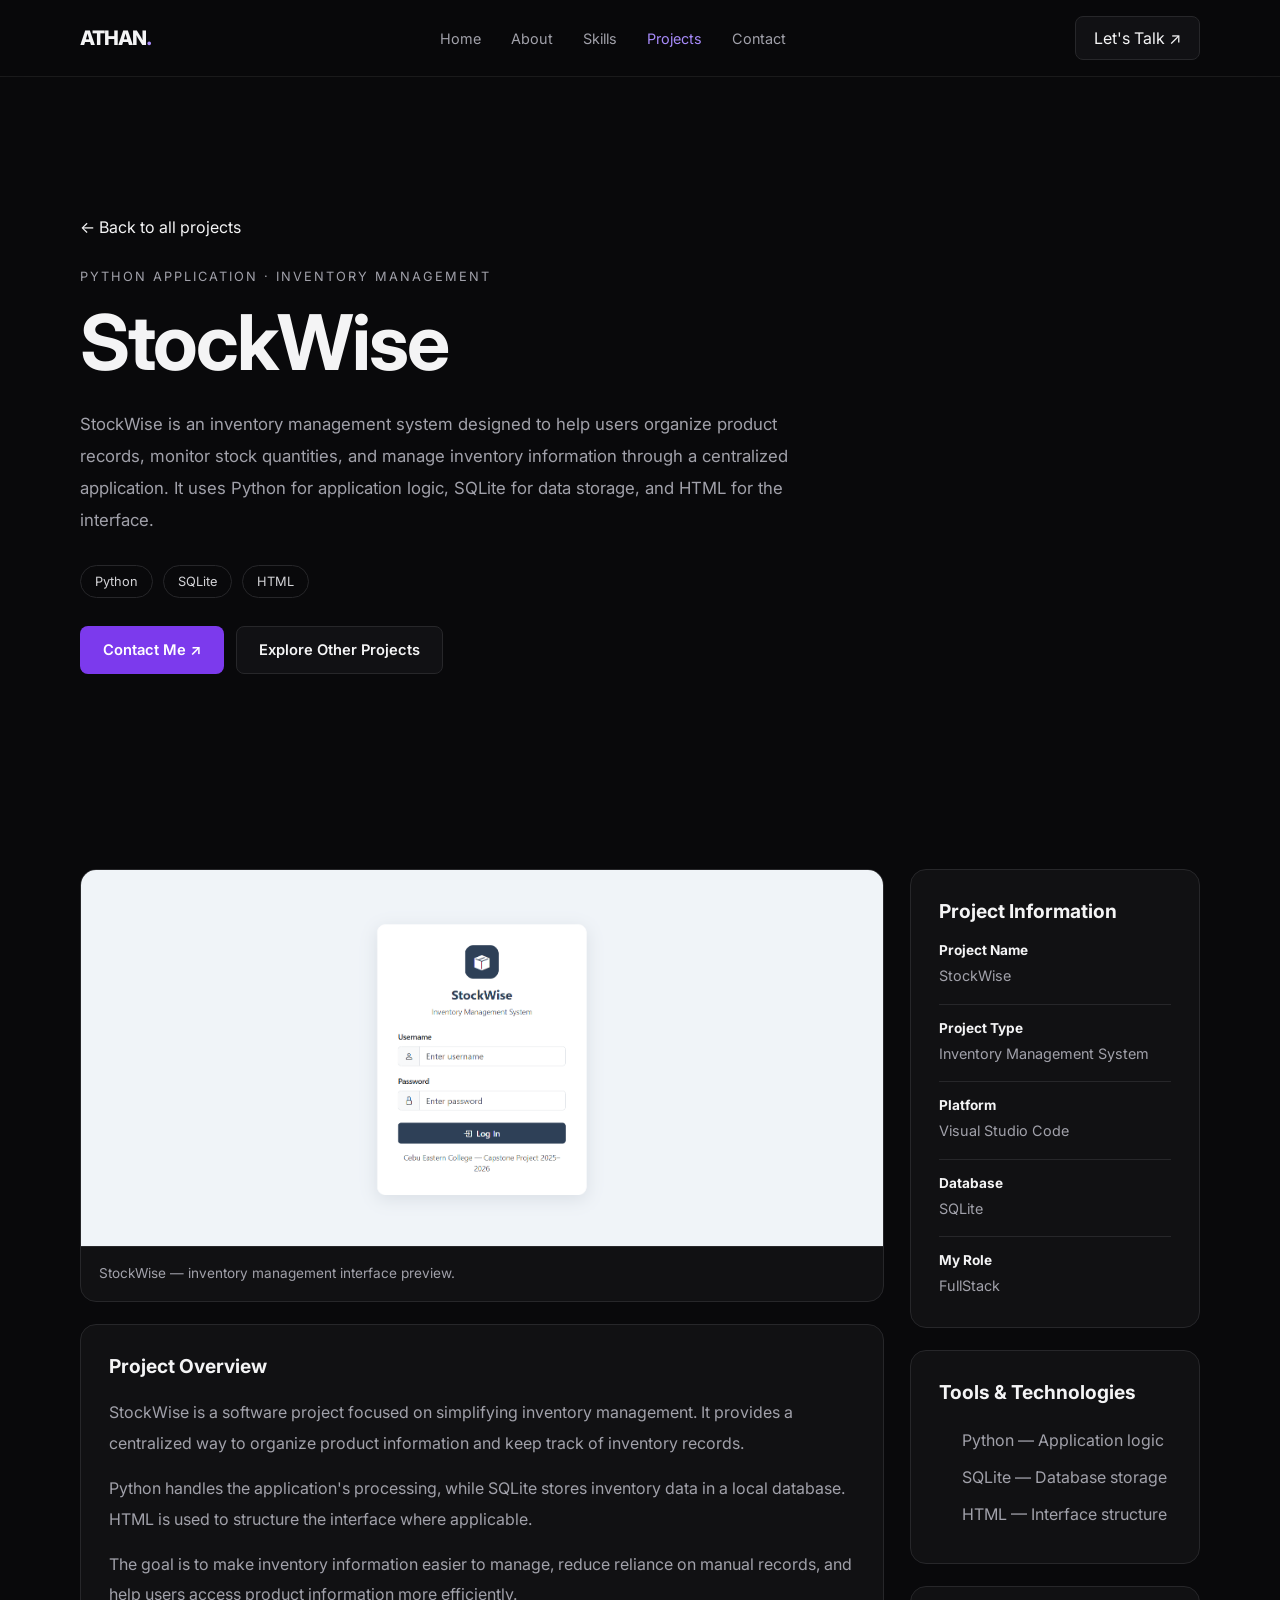
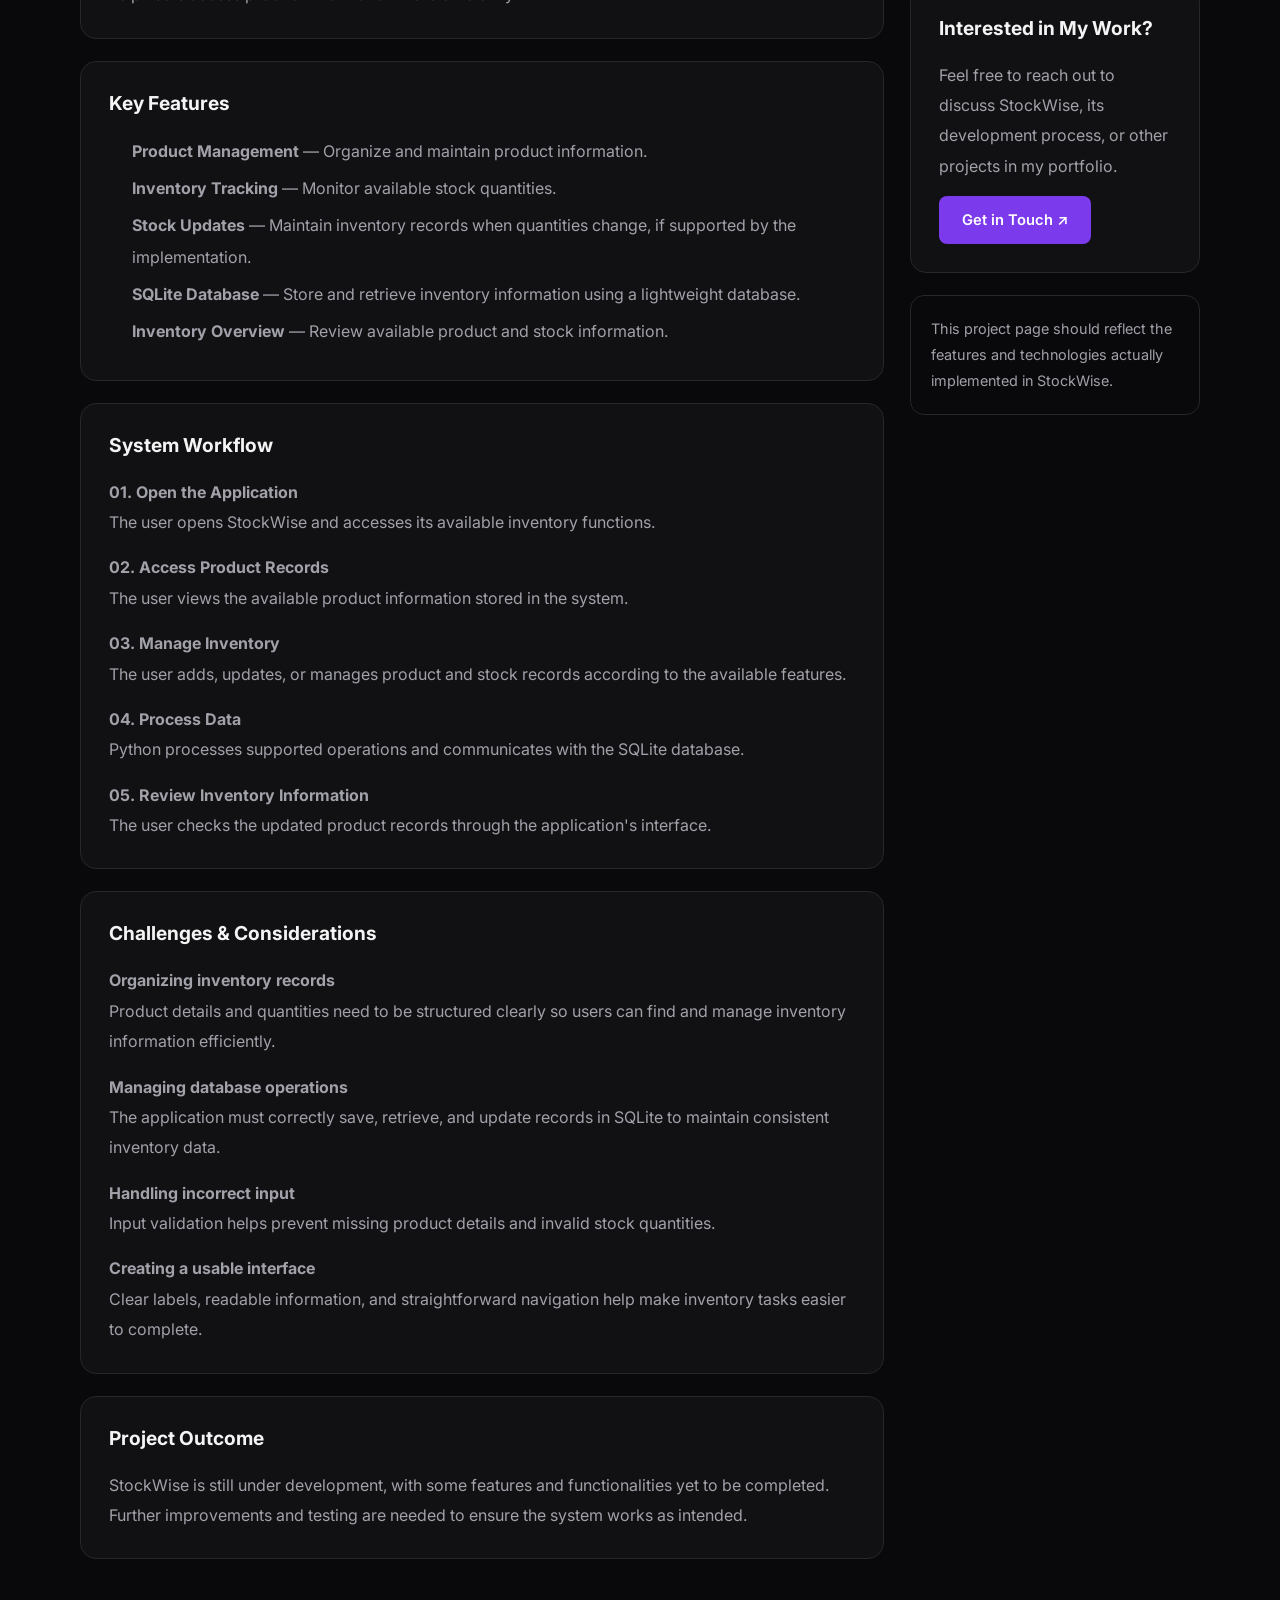
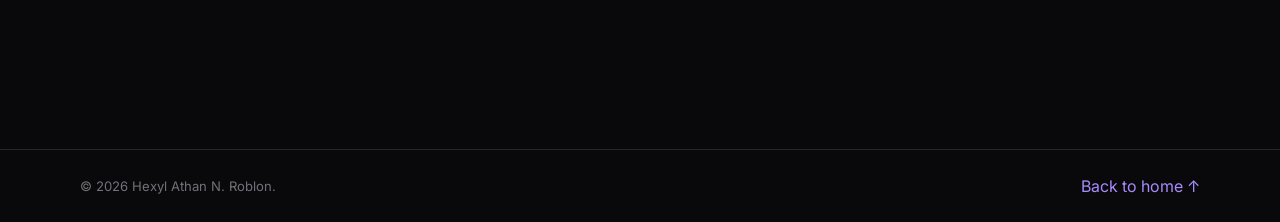
<file: projects/stock.html>
<!DOCTYPE html>
<html lang="en">
<head>
    <meta charset="UTF-8">
    <meta name="viewport" content="width=device-width, initial-scale=1.0">
    <meta name="theme-color" content="#09090b">
    <meta name="color-scheme" content="dark">

    <meta name="description" content="StockWise is a Python-based inventory management system using SQLite and HTML to organize products, monitor stock levels, and manage inventory records.">

    <title>StockWise | Hexyl Athan N. Roblon</title>

    <link rel="icon" type="image/png" href="../Images/logo.png">
    <link rel="apple-touch-icon" href="../Images/logo.png">
    <link rel="stylesheet" href="../styles.css">

    <link rel="preconnect" href="https://fonts.googleapis.com">
    <link rel="preconnect" href="https://fonts.gstatic.com" crossorigin>
    <link href="https://fonts.googleapis.com/css2?family=Inter:wght@400;500;600;700;800&display=swap" rel="stylesheet">

    <style>
        .detail-hero {
            padding: 140px 0 70px;
        }

        .detail-back {
            display: inline-block;
            margin-bottom: 32px;
            text-decoration: none;
            transition: color 0.25s ease;
        }

        .detail-kicker {
            color: #a1a1aa;
            font-size: 0.8rem;
            letter-spacing: 2px;
            text-transform: uppercase;
            margin-bottom: 18px;
        }

        .detail-hero h1 {
            max-width: 900px;
            font-size: clamp(2.5rem, 6vw, 5rem);
            line-height: 1.08;
            letter-spacing: -2px;
            margin-bottom: 24px;
        }

        .detail-lead {
            max-width: 760px;
            color: #a1a1aa;
            line-height: 1.9;
            font-size: 1.05rem;
        }

        .detail-tags {
            display: flex;
            flex-wrap: wrap;
            gap: 10px;
            margin: 28px 0;
        }

        .detail-tags span {
            padding: 8px 14px;
            border: 1px solid #27272a;
            border-radius: 50px;
            color: #d4d4d8;
            font-size: 0.8rem;
        }

        .detail-actions {
            display: flex;
            flex-wrap: wrap;
            gap: 12px;
            margin-top: 28px;
        }

        .detail-layout {
            display: grid;
            grid-template-columns: minmax(0, 1fr) 290px;
            gap: 26px;
            align-items: start;
            padding-top: 25px;
            padding-bottom: 90px;
        }

        .detail-main,
        .detail-sidebar {
            display: grid;
            gap: 22px;
            min-width: 0;
        }

        .detail-panel {
            padding: 28px;
            border: 1px solid #27272a;
            border-radius: 16px;
            background: #111113;
        }

        .detail-panel h2 {
            font-size: 1.2rem;
            line-height: 1.4;
            margin: 0 0 18px;
        }

        .detail-panel p {
            color: #a1a1aa;
            line-height: 1.9;
            margin: 0 0 15px;
        }

        .detail-panel p:last-child {
            margin-bottom: 0;
        }

        .detail-list {
            padding-left: 20px;
            color: #a1a1aa;
            line-height: 2;
        }

        .detail-list li {
            padding-left: 3px;
            margin-bottom: 5px;
        }

        .detail-stat {
            display: flex;
            flex-direction: column;
            gap: 6px;
            padding: 15px 0;
            border-bottom: 1px solid #27272a;
        }

        .detail-stat:first-of-type {
            padding-top: 0;
        }

        .detail-stat:last-child {
            border-bottom: none;
            padding-bottom: 0;
        }

        .detail-stat strong {
            font-size: 0.85rem;
        }

        .detail-stat span {
            color: #a1a1aa;
            font-size: 0.9rem;
            line-height: 1.7;
        }

        .project-cover {
            overflow: hidden;
            border: 1px solid #27272a;
            border-radius: 16px;
            background: #111113;
        }

        .project-cover img {
            display: block;
            width: 100%;
            height: auto;
        }

        .cover-caption {
            padding: 15px 18px;
            color: #a1a1aa;
            font-size: 0.85rem;
            line-height: 1.7;
            border-top: 1px solid #27272a;
        }

        .screenshot-grid {
            display: grid;
            grid-template-columns: repeat(2, minmax(0, 1fr));
            gap: 16px;
        }

        .screenshot-card {
            min-width: 0;
            overflow: hidden;
            border: 1px solid #27272a;
            border-radius: 12px;
            background: #151517;
        }

        .screenshot-card img {
            display: block;
            width: 100%;
            aspect-ratio: 16 / 10;
            object-fit: cover;
            background: #18181b;
        }

        .screenshot-caption {
            padding: 14px;
        }

        .screenshot-caption h3 {
            font-size: 0.9rem;
            margin: 0 0 6px;
        }

        .screenshot-caption p {
            font-size: 0.8rem;
            line-height: 1.7;
            margin: 0;
        }

        .detail-callout {
            padding: 20px;
            border: 1px solid #27272a;
            border-radius: 14px;
            color: #a1a1aa;
            font-size: 0.9rem;
            line-height: 1.8;
        }

        .detail-back:hover,
        .footer a:hover {
            color: #fff;
        }

        @media (max-width: 850px) {
            .detail-layout {
                grid-template-columns: minmax(0, 1fr);
            }

            .detail-sidebar {
                grid-template-columns: repeat(2, minmax(0, 1fr));
            }

            .detail-sidebar .detail-callout {
                grid-column: 1 / -1;
            }
        }

        @media (max-width: 600px) {
            .detail-hero {
                padding-top: 115px;
            }

            .detail-hero h1 {
                letter-spacing: -1px;
            }

            .detail-panel {
                padding: 21px;
            }

            .detail-sidebar,
            .screenshot-grid {
                grid-template-columns: minmax(0, 1fr);
            }

            .detail-actions {
                flex-direction: column;
            }

            .detail-actions .btn {
                text-align: center;
            }
        }
    </style>
</head>

<body class="project-detail-page">
<div class="aurora-cursor" aria-hidden="true"></div>
    <!-- Navigation -->
    <header class="navbar">
        <div class="container navbar-inner">

            <a class="logo" href="../index.html#home">
                ATHAN<span>.</span>
            </a>

            <nav aria-label="Main navigation">
                <ul class="nav-links">
                    <li><a href="../index.html#home">Home</a></li>
                    <li><a href="../index.html#about">About</a></li>
                    <li><a href="../index.html#skills">Skills</a></li>
                    <li><a href="../index.html#projects" class="active">Projects</a></li>
                    <li><a href="../index.html#contact">Contact</a></li>
                </ul>
            </nav>

            <a class="nav-contact" href="../index.html#contact">
                Let's Talk ↗
            </a>

        </div>
    </header>

    <main>

        <!-- Project Introduction -->
        <section class="detail-hero">
            <div class="container">

                <a class="detail-back" href="../index.html#projects">
                    ← Back to all projects
                </a>

                <p class="detail-kicker">
                    Python Application · Inventory Management
                </p>

                <h1>StockWise</h1>

                <p class="detail-lead">
                    StockWise is an inventory management system designed to
                    help users organize product records, monitor stock
                    quantities, and manage inventory information through
                    a centralized application. It uses Python for application
                    logic, SQLite for data storage, and HTML for the interface.
                </p>

                <div class="detail-tags">
                    <span>Python</span>
                    <span>SQLite</span>
                    <span>HTML</span>
                </div>

                <div class="detail-actions">
                    <a class="btn btn-primary" href="../index.html#contact">
                        Contact Me ↗
                    </a>

                    <a class="btn btn-secondary" href="../index.html#projects">
                        Explore Other Projects
                    </a>
                </div>

            </div>
        </section>

        <!-- Project Content -->
        <section>
            <div class="container detail-layout">

                <div class="detail-main">

                    <!-- Main Screenshot -->
                    <div class="project-cover">
                        <img
                            src="../Images/Stockwise.png"
                            alt="StockWise inventory management system preview"
                            loading="lazy"
                        >

                        <div class="cover-caption">
                            StockWise — inventory management interface preview.
                        </div>
                    </div>

                    <!-- Overview -->
                    <article class="detail-panel" id="overview">
                        <h2>Project Overview</h2>

                        <p>
                            StockWise is a software project focused on
                            simplifying inventory management. It provides
                            a centralized way to organize product information
                            and keep track of inventory records.
                        </p>

                        <p>
                            Python handles the application's processing,
                            while SQLite stores inventory data in a local
                            database. HTML is used to structure the interface
                            where applicable.
                        </p>

                        <p>
                            The goal is to make inventory information easier
                            to manage, reduce reliance on manual records,
                            and help users access product information more
                            efficiently.
                        </p>
                    </article>

                    <!-- Features -->
                    <article class="detail-panel" id="features">
                        <h2>Key Features</h2>

                        <ul class="detail-list">
                            <li>
                                <strong>Product Management</strong> —
                                Organize and maintain product information.
                            </li>

                            <li>
                                <strong>Inventory Tracking</strong> —
                                Monitor available stock quantities.
                            </li>

                            <li>
                                <strong>Stock Updates</strong> —
                                Maintain inventory records when quantities
                                change, if supported by the implementation.
                            </li>

                            <li>
                                <strong>SQLite Database</strong> —
                                Store and retrieve inventory information
                                using a lightweight database.
                            </li>

                            <li>
                                <strong>Inventory Overview</strong> —
                                Review available product and stock information.
                            </li>
                        </ul>
                    </article>

                    <!-- Workflow -->
                    <article class="detail-panel" id="workflow">
                        <h2>System Workflow</h2>

                        <p>
                            <strong>01. Open the Application</strong><br>
                            The user opens StockWise and accesses its
                            available inventory functions.
                        </p>

                        <p>
                            <strong>02. Access Product Records</strong><br>
                            The user views the available product information
                            stored in the system.
                        </p>

                        <p>
                            <strong>03. Manage Inventory</strong><br>
                            The user adds, updates, or manages product and
                            stock records according to the available features.
                        </p>

                        <p>
                            <strong>04. Process Data</strong><br>
                            Python processes supported operations and
                            communicates with the SQLite database.
                        </p>

                        <p>
                            <strong>05. Review Inventory Information</strong><br>
                            The user checks the updated product records
                            through the application's interface.
                        </p>
                    </article>

                    <!-- Challenges -->
                    <article class="detail-panel" id="challenges">
                        <h2>Challenges &amp; Considerations</h2>

                        <p>
                            <strong>Organizing inventory records</strong><br>
                            Product details and quantities need to be
                            structured clearly so users can find and manage
                            inventory information efficiently.
                        </p>

                        <p>
                            <strong>Managing database operations</strong><br>
                            The application must correctly save, retrieve,
                            and update records in SQLite to maintain
                            consistent inventory data.
                        </p>

                        <p>
                            <strong>Handling incorrect input</strong><br>
                            Input validation helps prevent missing product
                            details and invalid stock quantities.
                        </p>

                        <p>
                            <strong>Creating a usable interface</strong><br>
                            Clear labels, readable information, and
                            straightforward navigation help make inventory
                            tasks easier to complete.
                        </p>
                    </article>

                    <!-- Outcome -->
                    <article class="detail-panel" id="outcome">
                        <h2>Project Outcome</h2>

                        <p>
                            StockWise is still under development, with some features and functionalities yet to be completed. Further improvements and testing are needed to ensure the system works as intended.
                        </p>

                    </article>

                </div>

                <!-- Sidebar -->
                <aside class="detail-sidebar">

                    <article class="detail-panel">
                        <h2>Project Information</h2>

                        <div class="detail-stat">
                            <strong>Project Name</strong>
                            <span>StockWise</span>
                        </div>

                        <div class="detail-stat">
                            <strong>Project Type</strong>
                            <span>Inventory Management System</span>
                        </div>

                        <div class="detail-stat">
                            <strong>Platform</strong>
                            <span>Visual Studio Code</span>
                        </div>

                        <div class="detail-stat">
                            <strong>Database</strong>
                            <span>SQLite</span>
                        </div>

                        <div class="detail-stat">
                            <strong>My Role</strong>
                            <span>FullStack</span>
                        </div>
                    </article>

                    <!-- Technologies -->
                    <article class="detail-panel" id="technologies">
                        <h2>Tools &amp; Technologies</h2>

                        <ul class="detail-list">
                            <li>Python — Application logic</li>
                            <li>SQLite — Database storage</li>
                            <li>HTML — Interface structure</li>
                        </ul>
                    </article>

                    <article class="detail-panel">
                        <h2>Interested in My Work?</h2>

                        <p>
                            Feel free to reach out to discuss StockWise,
                            its development process, or other projects
                            in my portfolio.
                        </p>

                        <a class="btn btn-primary" href="../index.html#contact">
                            Get in Touch ↗
                        </a>
                    </article>

                    <div class="detail-callout">
                        This project page should reflect the features
                        and technologies actually implemented in StockWise.
                    </div>

                </aside>

            </div>
        </section>

    </main>

    <!-- Footer -->
    <footer class="footer">
        <div class="container footer-inner">
            <p>© 2026 Hexyl Athan N. Roblon.</p>

            <a href="../index.html#home">
                Back to home ↑
            </a>
        </div>
    </footer>
<script>
  const aurora = document.querySelector(".aurora-cursor");

  if (
    aurora &&
    window.matchMedia("(hover: hover) and (pointer: fine)").matches
  ) {
    let targetX = window.innerWidth / 2;
    let targetY = window.innerHeight / 2;
    let currentX = targetX;
    let currentY = targetY;
    let animationFrame = null;

    function animateAurora() {
      currentX += (targetX - currentX) * 0.1;
      currentY += (targetY - currentY) * 0.1;

      aurora.style.setProperty("--cursor-x", `${currentX}px`);
      aurora.style.setProperty("--cursor-y", `${currentY}px`);

      if (
        Math.abs(targetX - currentX) > 0.2 ||
        Math.abs(targetY - currentY) > 0.2
      ) {
        animationFrame = requestAnimationFrame(animateAurora);
      } else {
        currentX = targetX;
        currentY = targetY;
        animationFrame = null;
      }
    }

    window.addEventListener("pointermove", (event) => {
      targetX = event.clientX;
      targetY = event.clientY;

      aurora.classList.add("is-visible");

      if (animationFrame === null) {
        animationFrame = requestAnimationFrame(animateAurora);
      }
    });

    document.documentElement.addEventListener("pointerleave", () => {
      aurora.classList.remove("is-visible");
    });

    document.documentElement.addEventListener("pointerenter", () => {
      aurora.classList.add("is-visible");
    });
  }
</script>
</body>
</html>
</file>
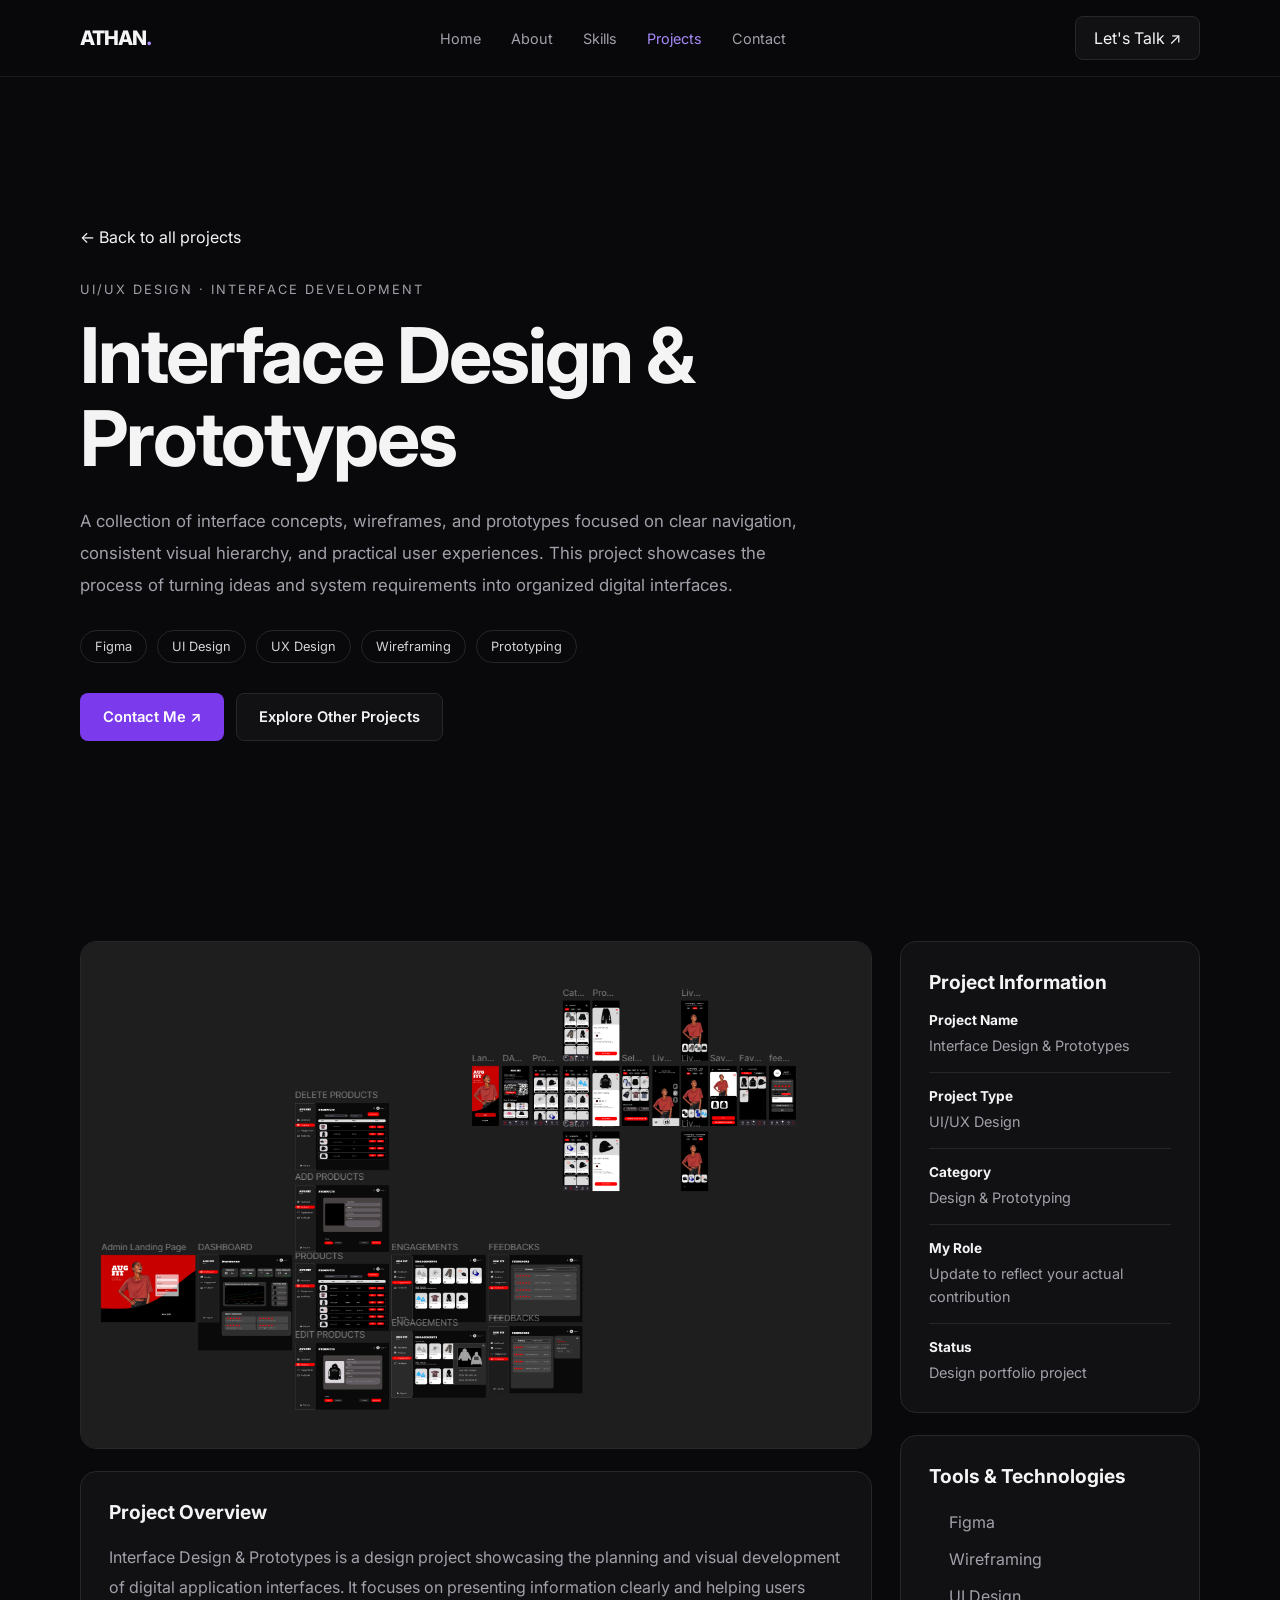
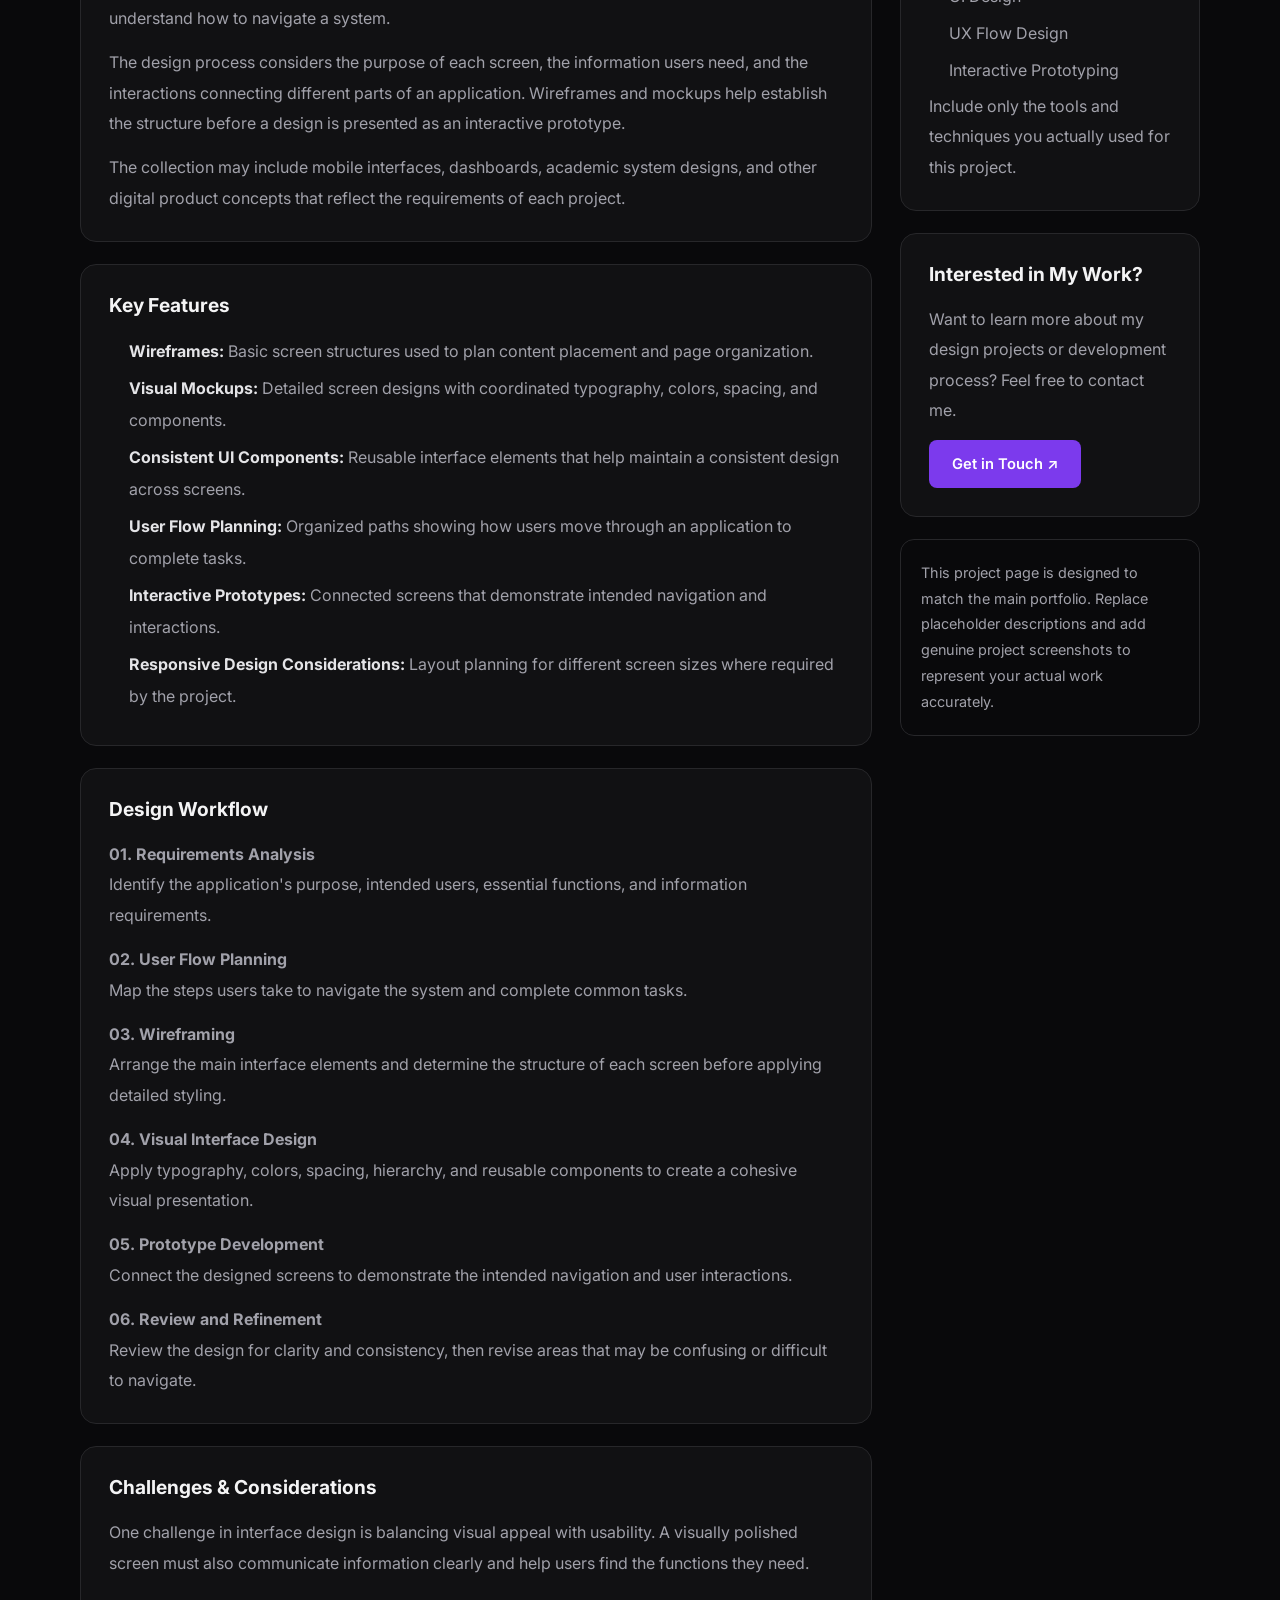
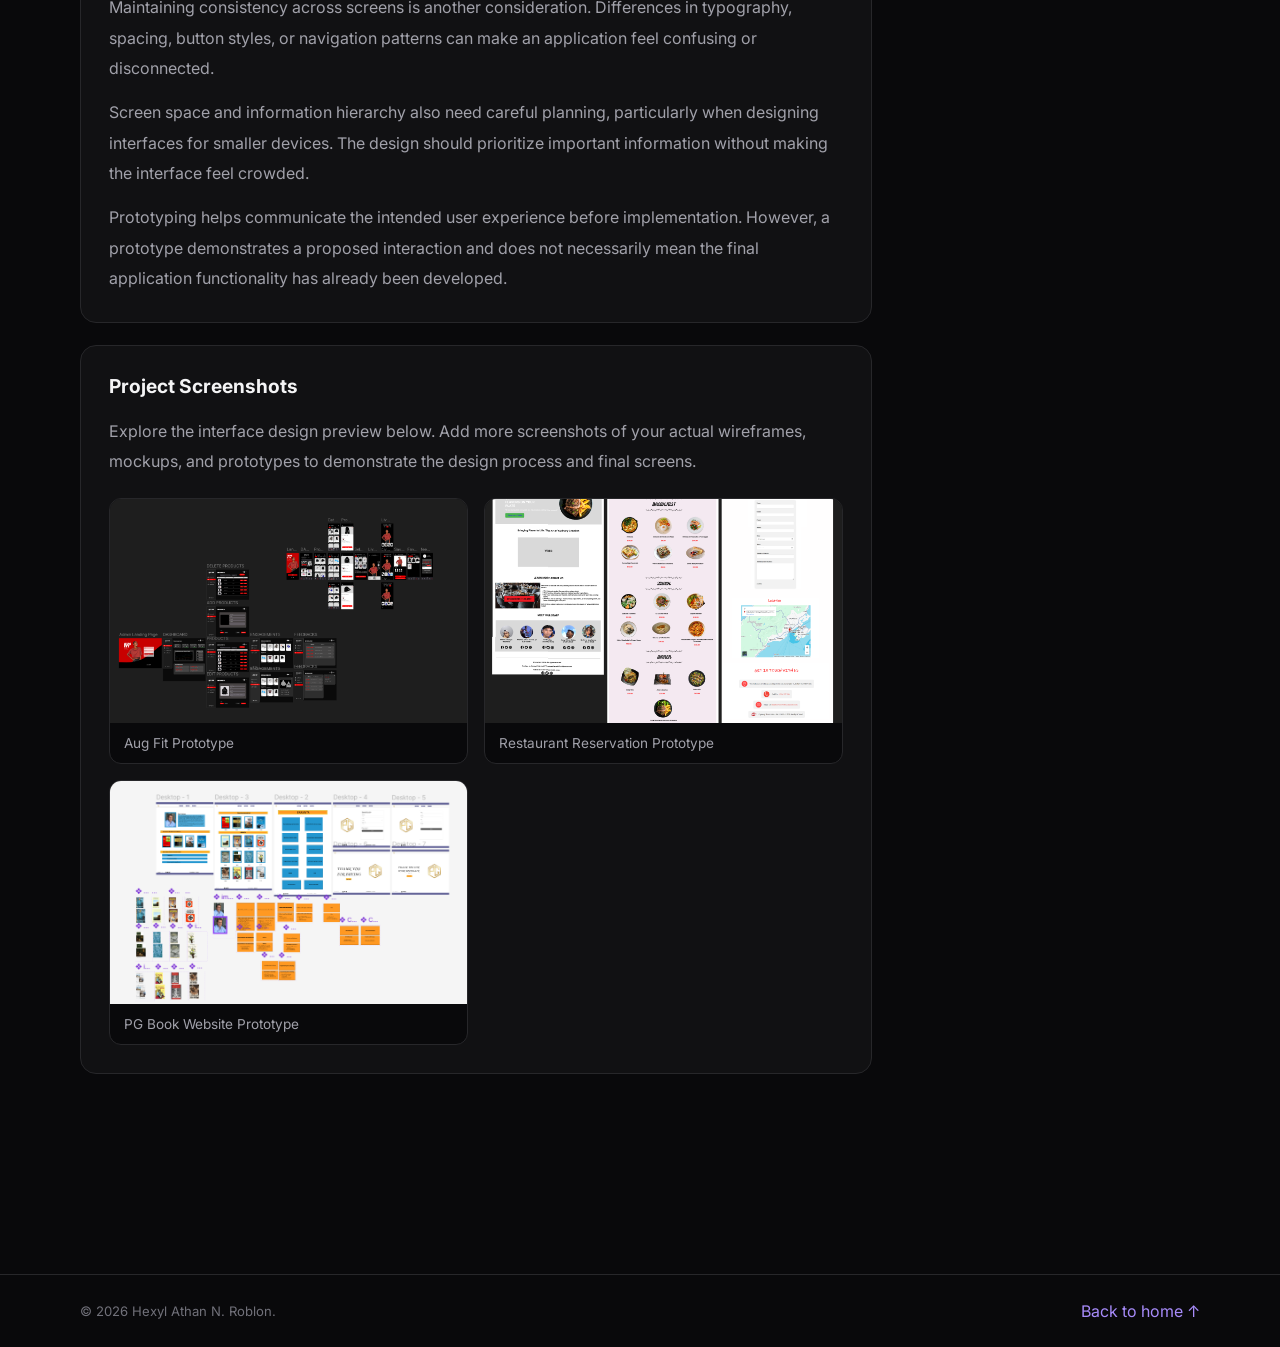
<file: projects/ui-ux-design.html>
<!DOCTYPE html>
<html lang="en">
<head>
    <meta charset="UTF-8">
    <meta name="viewport" content="width=device-width, initial-scale=1.0">
    <meta name="theme-color" content="#09090b">
    <meta name="color-scheme" content="dark">

    <meta
        name="description"
        content="Explore interface design concepts, wireframes, UI layouts, and interactive prototypes by Hexyl Athan N. Roblon."
    >

    <title>Interface Design &amp; Prototypes | Hexyl Athan N. Roblon</title>
<link rel="icon" type="image/png" href="../Images/logo.png">
<link rel="apple-touch-icon" href="../Images/logo.png">
    <!-- Shared portfolio stylesheet -->
    <link rel="stylesheet" href="../styles.css">

    <!-- Fonts -->
    <link rel="preconnect" href="https://fonts.googleapis.com">
    <link rel="preconnect" href="https://fonts.gstatic.com" crossorigin>
    <link
        href="https://fonts.googleapis.com/css2?family=Inter:wght@400;500;600;700;800&display=swap"
        rel="stylesheet"
    >

    <style>
        /* Project detail page */

        .detail-hero {
            padding: 150px 0 70px;
        }

        .detail-back {
            display: inline-block;
            margin-bottom: 35px;
            text-decoration: none;
            transition: color 0.3s ease;
        }

        .detail-kicker {
            color: #a1a1aa;
            text-transform: uppercase;
            letter-spacing: 2px;
            font-size: 0.8rem;
            margin-bottom: 18px;
        }

        .detail-hero h1 {
            max-width: 900px;
            font-size: clamp(2.5rem, 6vw, 5rem);
            line-height: 1.08;
            letter-spacing: -2px;
            margin-bottom: 25px;
        }

        .detail-lead {
            max-width: 750px;
            color: #a1a1aa;
            font-size: 1.05rem;
            line-height: 1.9;
        }

        .detail-tags {
            display: flex;
            flex-wrap: wrap;
            gap: 10px;
            margin: 28px 0;
        }

        .detail-tags span {
            padding: 8px 14px;
            border: 1px solid #27272a;
            border-radius: 50px;
            color: #d4d4d8;
            font-size: 0.8rem;
        }

        .detail-actions {
            display: flex;
            flex-wrap: wrap;
            gap: 12px;
            margin-top: 30px;
        }

        .detail-layout {
            display: grid;
            grid-template-columns: minmax(0, 1fr) 300px;
            gap: 28px;
            align-items: start;
            padding-top: 30px;
            padding-bottom: 100px;
        }

        .detail-main,
        .detail-sidebar {
            display: grid;
            gap: 22px;
            min-width: 0;
        }

        .detail-preview {
            overflow: hidden;
            border: 1px solid #27272a;
            border-radius: 16px;
            background: #111113;
        }

        .detail-preview img {
            display: block;
            width: 100%;
            height: auto;
        }

        .detail-panel {
            padding: 28px;
            border: 1px solid #27272a;
            border-radius: 16px;
            background: #111113;
            scroll-margin-top: 100px;
        }

        .detail-panel h2 {
            font-size: 1.2rem;
            margin: 0 0 18px;
        }

        .detail-panel p {
            color: #a1a1aa;
            line-height: 1.9;
            margin-bottom: 14px;
        }

        .detail-panel p:last-child {
            margin-bottom: 0;
        }

        .detail-list {
            padding-left: 20px;
            color: #a1a1aa;
            line-height: 2;
        }

        .detail-list li {
            margin-bottom: 5px;
        }

        .detail-list strong {
            color: #e4e4e7;
        }

        .detail-stat {
            display: flex;
            flex-direction: column;
            gap: 6px;
            padding: 15px 0;
            border-bottom: 1px solid #27272a;
        }

        .detail-stat:first-of-type {
            padding-top: 0;
        }

        .detail-stat:last-child {
            padding-bottom: 0;
            border-bottom: none;
        }

        .detail-stat strong {
            font-size: 0.85rem;
        }

        .detail-stat span {
            color: #a1a1aa;
            font-size: 0.9rem;
            line-height: 1.6;
        }

        .detail-callout {
            padding: 20px;
            border: 1px solid #27272a;
            border-radius: 14px;
            color: #a1a1aa;
            font-size: 0.9rem;
            line-height: 1.8;
        }

        .screenshot-grid {
            display: grid;
            grid-template-columns: repeat(2, minmax(0, 1fr));
            gap: 16px;
            margin-top: 22px;
        }

        .screenshot-item {
            min-width: 0;
            overflow: hidden;
            border: 1px solid #27272a;
            border-radius: 12px;
            background: #09090b;
        }

        .screenshot-item a {
            display: block;
            color: inherit;
            text-decoration: none;
        }

        .screenshot-item img {
            display: block;
            width: 100%;
            height: auto;
            aspect-ratio: 16 / 10;
            object-fit: cover;
            transition: transform 0.3s ease;
        }

        .screenshot-item a:hover img {
            transform: scale(1.03);
        }

        .screenshot-caption {
            padding: 12px 14px;
            color: #a1a1aa;
            font-size: 0.85rem;
        }

        .detail-back:hover,
        .footer a:hover {
            color: #fff;
        }

        .detail-panel a:not(.btn) {
            color: #d4d4d8;
        }

        .detail-panel a:not(.btn):hover {
            color: #fff;
        }

        @media (max-width: 800px) {
            .detail-layout {
                grid-template-columns: 1fr;
            }

            .detail-hero {
                padding-top: 120px;
            }

            .detail-hero h1 {
                letter-spacing: -1px;
            }
        }

        @media (max-width: 500px) {
            .detail-panel {
                padding: 20px;
            }

            .detail-actions {
                flex-direction: column;
            }

            .detail-actions .btn {
                text-align: center;
            }

            .screenshot-grid {
                grid-template-columns: 1fr;
            }
        }
    </style>
</head>

<body class="project-detail-page">
<div class="aurora-cursor" aria-hidden="true"></div>
    <!-- Navigation -->
    <header class="navbar">
        <div class="container navbar-inner">

            <a class="logo" href="../index.html#home">
                ATHAN<span>.</span>
            </a>

            <nav aria-label="Main navigation">
                <ul class="nav-links">
                    <li><a href="../index.html#home">Home</a></li>
                    <li><a href="../index.html#about">About</a></li>
                    <li><a href="../index.html#skills">Skills</a></li>
                    <li><a href="../index.html#projects" class="active">Projects</a></li>
                    <li><a href="../index.html#contact">Contact</a></li>
                </ul>
            </nav>

            <a class="nav-contact" href="../index.html#contact">
                Let's Talk ↗
            </a>

        </div>
    </header>

    <main>

        <!-- Project Hero -->
        <section class="detail-hero">
            <div class="container">

                <a class="detail-back" href="../index.html#projects">
                    ← Back to all projects
                </a>

                <p class="detail-kicker">
                    UI/UX Design · Interface Development
                </p>

                <h1>Interface Design &amp; Prototypes</h1>

                <p class="detail-lead">
                    A collection of interface concepts, wireframes, and
                    prototypes focused on clear navigation, consistent
                    visual hierarchy, and practical user experiences.
                    This project showcases the process of turning ideas
                    and system requirements into organized digital interfaces.
                </p>

                <div class="detail-tags">
                    <span>Figma</span>
                    <span>UI Design</span>
                    <span>UX Design</span>
                    <span>Wireframing</span>
                    <span>Prototyping</span>
                </div>

                <div class="detail-actions">
                    <a class="btn btn-primary" href="../index.html#contact">
                        Contact Me ↗
                    </a>

                    <a class="btn btn-secondary" href="../index.html#projects">
                        Explore Other Projects
                    </a>
                </div>

            </div>
        </section>

        <!-- Project Details -->
        <section>
            <div class="container detail-layout">

                <div class="detail-main">

                    <!-- Main Project Preview -->
                    <div class="detail-preview">
                        <img
                            src="../Images/UI.png"
                            alt="Interface design and prototype project preview"
                        >
                    </div>

                    <!-- 1. Overview -->
                    <article class="detail-panel" id="overview">
                        <h2>Project Overview</h2>

                        <p>
                            Interface Design &amp; Prototypes is a design
                            project showcasing the planning and visual
                            development of digital application interfaces.
                            It focuses on presenting information clearly
                            and helping users understand how to navigate
                            a system.
                        </p>

                        <p>
                            The design process considers the purpose of each
                            screen, the information users need, and the
                            interactions connecting different parts of an
                            application. Wireframes and mockups help establish
                            the structure before a design is presented as
                            an interactive prototype.
                        </p>

                        <p>
                            The collection may include mobile interfaces,
                            dashboards, academic system designs, and other
                            digital product concepts that reflect the
                            requirements of each project.
                        </p>
                    </article>

                    <!-- 2. Features -->
                    <article class="detail-panel" id="features">
                        <h2>Key Features</h2>

                        <ul class="detail-list">
                            <li>
                                <strong>Wireframes:</strong>
                                Basic screen structures used to plan content
                                placement and page organization.
                            </li>

                            <li>
                                <strong>Visual Mockups:</strong>
                                Detailed screen designs with coordinated
                                typography, colors, spacing, and components.
                            </li>

                            <li>
                                <strong>Consistent UI Components:</strong>
                                Reusable interface elements that help maintain
                                a consistent design across screens.
                            </li>

                            <li>
                                <strong>User Flow Planning:</strong>
                                Organized paths showing how users move through
                                an application to complete tasks.
                            </li>

                            <li>
                                <strong>Interactive Prototypes:</strong>
                                Connected screens that demonstrate intended
                                navigation and interactions.
                            </li>

                            <li>
                                <strong>Responsive Design Considerations:</strong>
                                Layout planning for different screen sizes
                                where required by the project.
                            </li>
                        </ul>
                    </article>

                    <!-- 3. Workflow -->
                    <article class="detail-panel" id="workflow">
                        <h2>Design Workflow</h2>

                        <p>
                            <strong>01. Requirements Analysis</strong><br>
                            Identify the application's purpose, intended
                            users, essential functions, and information
                            requirements.
                        </p>

                        <p>
                            <strong>02. User Flow Planning</strong><br>
                            Map the steps users take to navigate the system
                            and complete common tasks.
                        </p>

                        <p>
                            <strong>03. Wireframing</strong><br>
                            Arrange the main interface elements and determine
                            the structure of each screen before applying
                            detailed styling.
                        </p>

                        <p>
                            <strong>04. Visual Interface Design</strong><br>
                            Apply typography, colors, spacing, hierarchy,
                            and reusable components to create a cohesive
                            visual presentation.
                        </p>

                        <p>
                            <strong>05. Prototype Development</strong><br>
                            Connect the designed screens to demonstrate
                            the intended navigation and user interactions.
                        </p>

                        <p>
                            <strong>06. Review and Refinement</strong><br>
                            Review the design for clarity and consistency,
                            then revise areas that may be confusing or
                            difficult to navigate.
                        </p>
                    </article>

                    <!-- 4. Challenges -->
                    <article class="detail-panel" id="challenges">
                        <h2>Challenges &amp; Considerations</h2>

                        <p>
                            One challenge in interface design is balancing
                            visual appeal with usability. A visually polished
                            screen must also communicate information clearly
                            and help users find the functions they need.
                        </p>

                        <p>
                            Maintaining consistency across screens is another
                            consideration. Differences in typography, spacing,
                            button styles, or navigation patterns can make
                            an application feel confusing or disconnected.
                        </p>

                        <p>
                            Screen space and information hierarchy also need
                            careful planning, particularly when designing
                            interfaces for smaller devices. The design should
                            prioritize important information without making
                            the interface feel crowded.
                        </p>

                        <p>
                            Prototyping helps communicate the intended user
                            experience before implementation. However, a
                            prototype demonstrates a proposed interaction
                            and does not necessarily mean the final application
                            functionality has already been developed.
                        </p>
                    </article>

                    <!-- 5. Screenshots -->
                    <article class="detail-panel" id="screenshots">
                        <h2>Project Screenshots</h2>

                        <p>
                            Explore the interface design preview below.
                            Add more screenshots of your actual wireframes,
                            mockups, and prototypes to demonstrate the
                            design process and final screens.
                        </p>

                        <div class="screenshot-grid">

                            <div class="screenshot-item">
                                <a
                                    href="../Images/UI.png"
                                    target="_blank"
                                    rel="noopener noreferrer"
                                    aria-label="Open the main interface design image"
                                >
                                    <img
                                        src="../Images/UI.png"
                                        alt="Aug Fit Prototype"
                                        loading="lazy"
                                    >
                                </a>

                                <div class="screenshot-caption">
                                    Aug Fit Prototype
                                </div>
                            </div>

                            <div class="screenshot-item">
                                <a
                                    href="../Images/ui1.png"
                                    target="_blank"
                                    rel="noopener noreferrer"
                                    aria-label="Open the main interface design image"
                                >
                                    <img
                                        src="../Images/ui1.png"
                                        alt="Restaurant Reservation Prototype"
                                        loading="lazy"
                                    >
                                </a>

                                <div class="screenshot-caption">
                                    Restaurant Reservation Prototype
                                </div>
                            </div>
                            <div class="screenshot-item">
                                <a
                                    href="../Images/ui2.png"
                                    target="_blank"
                                    rel="noopener noreferrer"
                                    aria-label="Open the main interface design image"
                                >
                                    <img
                                        src="../Images/ui2.png"
                                        alt="PG Book Website"
                                        loading="lazy"
                                    >
                                </a>

                                <div class="screenshot-caption">
                                    PG Book Website Prototype
                                </div>
                            </div>

                        </div>
                    </article>

                </div>

                <!-- Sidebar -->
                <aside class="detail-sidebar">

                    <article class="detail-panel">
                        <h2>Project Information</h2>

                        <div class="detail-stat">
                            <strong>Project Name</strong>
                            <span>Interface Design &amp; Prototypes</span>
                        </div>

                        <div class="detail-stat">
                            <strong>Project Type</strong>
                            <span>UI/UX Design</span>
                        </div>

                        <div class="detail-stat">
                            <strong>Category</strong>
                            <span>Design &amp; Prototyping</span>
                        </div>

                        <div class="detail-stat">
                            <strong>My Role</strong>
                            <span>Update to reflect your actual contribution</span>
                        </div>

                        <div class="detail-stat">
                            <strong>Status</strong>
                            <span>Design portfolio project</span>
                        </div>
                    </article>

                    <!-- 6. Technologies -->
                    <article class="detail-panel" id="technologies">
                        <h2>Tools &amp; Technologies</h2>

                        <ul class="detail-list">
                            <li>Figma</li>
                            <li>Wireframing</li>
                            <li>UI Design</li>
                            <li>UX Flow Design</li>
                            <li>Interactive Prototyping</li>
                        </ul>

                        <p>
                            Include only the tools and techniques you
                            actually used for this project.
                        </p>
                    </article>

                    <article class="detail-panel">
                        <h2>Interested in My Work?</h2>

                        <p>
                            Want to learn more about my design projects
                            or development process? Feel free to contact me.
                        </p>

                        <a class="btn btn-primary"
                           href="../index.html#contact">
                            Get in Touch ↗
                        </a>
                    </article>

                    <div class="detail-callout">
                        This project page is designed to match the main
                        portfolio. Replace placeholder descriptions and
                        add genuine project screenshots to represent your
                        actual work accurately.
                    </div>

                </aside>

            </div>
        </section>

    </main>

    <!-- Footer -->
    <footer class="footer">
        <div class="container footer-inner">

            <p>© 2026 Hexyl Athan N. Roblon.</p>

            <a href="../index.html#home">
                Back to home ↑
            </a>

        </div>
    </footer>
<script>
  const aurora = document.querySelector(".aurora-cursor");

  if (
    aurora &&
    window.matchMedia("(hover: hover) and (pointer: fine)").matches
  ) {
    let targetX = window.innerWidth / 2;
    let targetY = window.innerHeight / 2;
    let currentX = targetX;
    let currentY = targetY;
    let animationFrame = null;

    function animateAurora() {
      currentX += (targetX - currentX) * 0.1;
      currentY += (targetY - currentY) * 0.1;

      aurora.style.setProperty("--cursor-x", `${currentX}px`);
      aurora.style.setProperty("--cursor-y", `${currentY}px`);

      if (
        Math.abs(targetX - currentX) > 0.2 ||
        Math.abs(targetY - currentY) > 0.2
      ) {
        animationFrame = requestAnimationFrame(animateAurora);
      } else {
        currentX = targetX;
        currentY = targetY;
        animationFrame = null;
      }
    }

    window.addEventListener("pointermove", (event) => {
      targetX = event.clientX;
      targetY = event.clientY;

      aurora.classList.add("is-visible");

      if (animationFrame === null) {
        animationFrame = requestAnimationFrame(animateAurora);
      }
    });

    document.documentElement.addEventListener("pointerleave", () => {
      aurora.classList.remove("is-visible");
    });

    document.documentElement.addEventListener("pointerenter", () => {
      aurora.classList.add("is-visible");
    });
  }
</script>
</body>
</html>
</file>
<file: styles.css>
@import url("https://fonts.googleapis.com/css2?family=Inter:wght@400;500;600;700;800&display=swap");

/* ========================================
   ROOT & GLOBAL STYLES
======================================== */

:root {
    font-family: "Inter", sans-serif;
    color: #f4f4f5;
    background: #09090b;
    font-synthesis: none;
    text-rendering: optimizeLegibility;
    -webkit-font-smoothing: antialiased;
    -moz-osx-font-smoothing: grayscale;

    --background: #09090b;
    --surface: #111114;
    --surface-hover: #19191f;
    --border: #27272a;
    --text: #f4f4f5;
    --muted: #a1a1aa;
    --purple: #a78bfa;
    --purple-dark: #7c3aed;
}

* {
    box-sizing: border-box;
    margin: 0;
    padding: 0;
}

html {
    scroll-behavior: smooth;
    scroll-padding-top: 90px;
}

body {
    position: relative;
    isolation: isolate;
    min-width: 320px;
    min-height: 100vh;
    background: var(--background);
    color: var(--text);
}

body,
button,
input,
textarea {
    font-family: "Inter", sans-serif;
}

a {
    color: inherit;
    text-decoration: none;
}

button {
    color: inherit;
    cursor: pointer;
}

button,
input,
textarea {
    font-size: inherit;
}

img {
    display: block;
    max-width: 100%;
}

ul {
    list-style: none;
}

::selection {
    background: var(--purple-dark);
    color: white;
}

/* ========================================
   INTERACTIVE AURORA BOREALIS
======================================== */

.aurora-cursor {
    position: fixed;
    inset: 0;
    z-index: -1;
    overflow: hidden;
    pointer-events: none;
    opacity: 0;

    background:
        radial-gradient(
            ellipse 170px 200px at var(--cursor-x, 50%) var(--cursor-y, 50%),
            rgba(74, 222, 128, 0.25),
            transparent 75%
        ),
        radial-gradient(
            ellipse 300px 280px at var(--cursor-x, 50%) var(--cursor-y, 50%),
            rgba(34, 211, 238, 0.17),
            transparent 75%
        ),
        radial-gradient(
            ellipse 440px 380px at var(--cursor-x, 50%) var(--cursor-y, 50%),
            rgba(139, 92, 246, 0.11),
            transparent 80%
        );

    filter: blur(28px);
    transition: opacity 0.45s ease;
    will-change: background;
}

.aurora-cursor.is-visible {
    opacity: 1;
}

/* Subtle ambient color in the hero */
.hero::before {
    position: absolute;
    top: 5%;
    right: -10%;
    width: 500px;
    height: 500px;
    border-radius: 50%;
    background: radial-gradient(
        circle,
        rgba(124, 58, 237, 0.12),
        transparent 70%
    );
    content: "";
    pointer-events: none;
}

/* Disable cursor lighting on touch devices */
@media (hover: none), (pointer: coarse) {
    .aurora-cursor {
        display: none;
    }
}

/* ========================================
   SCROLLBAR
======================================== */

::-webkit-scrollbar {
    width: 8px;
}

::-webkit-scrollbar-track {
    background: var(--background);
}

::-webkit-scrollbar-thumb {
    background: #3f3f46;
    border-radius: 10px;
}

::-webkit-scrollbar-thumb:hover {
    background: var(--purple-dark);
}

/* ========================================
   GENERAL LAYOUT
======================================== */

.container {
    width: min(1120px, 90%);
    margin-inline: auto;
}

section {
    padding: 100px 0;
}

.section-label {
    display: inline-block;
    margin-bottom: 14px;
    color: var(--purple);
    font-size: 0.8rem;
    font-weight: 700;
    letter-spacing: 3px;
    text-transform: uppercase;
}

.section-title {
    margin-bottom: 18px;
    font-size: clamp(2rem, 5vw, 3.2rem);
    font-weight: 800;
    letter-spacing: -1.8px;
    line-height: 1.15;
}

.section-description {
    max-width: 620px;
    color: var(--muted);
    font-size: 1rem;
    line-height: 1.8;
}

/* ========================================
   NAVBAR
======================================== */

.navbar {
    position: sticky;
    top: 0;
    z-index: 100;
    width: 100%;
    border-bottom: 1px solid rgba(255, 255, 255, 0.07);
    background: rgba(9, 9, 11, 0.88);
    backdrop-filter: blur(16px);
}

.navbar-inner {
    display: flex;
    min-height: 76px;
    align-items: center;
    justify-content: space-between;
    gap: 24px;
}

.logo {
    color: var(--text);
    font-size: 1.25rem;
    font-weight: 800;
    letter-spacing: -1px;
}

.logo span {
    color: var(--purple);
}

.nav-links {
    display: flex;
    align-items: center;
    gap: 30px;
}

.nav-links a {
    color: var(--muted);
    font-size: 0.9rem;
    transition: color 0.2s ease;
}

.nav-links a:hover,
.nav-links a.active {
    color: var(--purple);
}

.nav-contact {
    padding: 11px 18px;
    border: 1px solid var(--border);
    border-radius: 8px;
    background: var(--surface);
    transition: 0.2s ease;
}

.nav-contact:hover {
    border-color: var(--purple);
    background: var(--surface-hover);
}

/* ========================================
   HERO
======================================== */

.hero {
    position: relative;
    display: flex;
    min-height: 650px;
    align-items: center;
    overflow: hidden;
    padding: 110px 0;
}

.hero-content {
    position: relative;
    z-index: 1;
    max-width: 850px;
    animation: fade-up 0.8s ease both;
}

.hero-badge {
    display: inline-flex;
    align-items: center;
    gap: 10px;
    margin-bottom: 28px;
    padding: 9px 14px;
    border: 1px solid #3f3262;
    border-radius: 50px;
    background: rgba(124, 58, 237, 0.1);
    color: #c4b5fd;
    font-size: 0.85rem;
}

.status-dot {
    width: 8px;
    height: 8px;
    border-radius: 50%;
    background: #a78bfa;
    box-shadow: 0 0 12px rgba(167, 139, 250, 0.7);
}

.hero h1 {
    margin-bottom: 24px;
    font-size: clamp(2.8rem, 7vw, 5.5rem);
    font-weight: 800;
    letter-spacing: -4px;
    line-height: 1.05;
}

.gradient-text {
    color: var(--purple);
    background: linear-gradient(90deg, #c4b5fd, #8b5cf6, #d8b4fe);
    background-clip: text;
    -webkit-background-clip: text;
    -webkit-text-fill-color: transparent;
}

.hero-description {
    max-width: 640px;
    margin-bottom: 32px;
    color: var(--muted);
    font-size: clamp(1rem, 2vw, 1.15rem);
    line-height: 1.9;
}

.hero-actions {
    display: flex;
    flex-wrap: wrap;
    gap: 14px;
}

/* ========================================
   BUTTONS
======================================== */

.btn {
    display: inline-flex;
    min-height: 48px;
    align-items: center;
    justify-content: center;
    gap: 10px;
    padding: 13px 22px;
    border: 1px solid transparent;
    border-radius: 8px;
    font-size: 0.92rem;
    font-weight: 600;
    transition:
        transform 0.2s ease,
        background 0.2s ease,
        border-color 0.2s ease;
}

.btn:hover {
    transform: translateY(-3px);
}

.btn-primary {
    background: var(--purple-dark);
    color: white;
}

.btn-primary:hover {
    background: #6d28d9;
}

.btn-secondary {
    border-color: var(--border);
    background: var(--surface);
    color: var(--text);
}

.btn-secondary:hover {
    border-color: var(--purple);
}

/* ========================================
   ABOUT
======================================== */

.about-grid {
    display: grid;
    grid-template-columns: 1fr 1fr;
    align-items: start;
    gap: 60px;
}

.about-text p {
    margin-bottom: 18px;
    color: var(--muted);
    line-height: 1.9;
}

.about-cards {
    display: grid;
    grid-template-columns: repeat(2, minmax(0, 1fr));
    gap: 16px;
}

.info-card {
    padding: 24px;
    border: 1px solid var(--border);
    border-radius: 14px;
    background: var(--surface);
    transition:
        border-color 0.25s ease,
        transform 0.25s ease;
}

.info-card:hover {
    transform: translateY(-5px);
    border-color: #6d4eb2;
}

.info-card h3 {
    margin-bottom: 10px;
    font-size: 1rem;
}

.info-card p {
    color: var(--muted);
    font-size: 0.88rem;
    line-height: 1.7;
}

.card-icon {
    display: flex;
    width: 42px;
    height: 42px;
    align-items: center;
    justify-content: center;
    margin-bottom: 18px;
    border-radius: 10px;
    background: rgba(124, 58, 237, 0.14);
    color: var(--purple);
}

/* ========================================
   SKILLS
======================================== */

.skills-section {
    border-block: 1px solid rgba(255, 255, 255, 0.05);
    background: #0d0d10;
}

.skills-grid {
    display: grid;
    grid-template-columns: repeat(3, minmax(0, 1fr));
    gap: 20px;
    margin-top: 42px;
}

.skill-card {
    padding: 28px;
    border: 1px solid var(--border);
    border-radius: 14px;
    background: var(--surface);
}

.skill-card h3 {
    margin-bottom: 20px;
    font-size: 1.05rem;
}

.skill-list {
    display: flex;
    flex-wrap: wrap;
    gap: 10px;
}

.skill-tag {
    padding: 8px 12px;
    border: 1px solid #303036;
    border-radius: 7px;
    background: #18181b;
    color: #d4d4d8;
    font-size: 0.82rem;
    transition: 0.2s ease;
}

.skill-tag:hover {
    border-color: var(--purple-dark);
    color: #c4b5fd;
}

/* ========================================
   PROJECTS
======================================== */

.projects-grid {
    display: grid;
    grid-template-columns: repeat(2, minmax(0, 1fr));
    gap: 24px;
    margin-top: 42px;
}

.project-card {
    overflow: hidden;
    border: 1px solid var(--border);
    border-radius: 16px;
    background: var(--surface);
    transition:
        transform 0.25s ease,
        border-color 0.25s ease;
}

.project-card:hover {
    transform: translateY(-6px);
    border-color: #6d4eb2;
}

.project-preview {
    position: relative;
    display: flex;
    min-height: 220px;
    align-items: center;
    justify-content: center;
    overflow: hidden;
    padding: 24px;
    background:
        radial-gradient(
            circle at 50% 30%,
            rgba(124, 58, 237, 0.2),
            transparent 60%
        ),
        #17171d;
}

.project-preview img {
    width: 100%;
    max-height: 220px;
    object-fit: contain;
}

.project-window {
    width: 90%;
    overflow: hidden;
    border: 1px solid #3f3f46;
    border-radius: 10px;
    background: #101014;
    box-shadow: 0 20px 50px rgba(0, 0, 0, 0.35);
}

.project-window-header {
    display: flex;
    align-items: center;
    gap: 6px;
    padding: 10px 12px;
    border-bottom: 1px solid #303036;
}

.window-dot {
    width: 7px;
    height: 7px;
    border-radius: 50%;
    background: #71717a;
}

.project-window-body {
    display: grid;
    min-height: 115px;
    place-items: center;
    padding: 20px;
    color: var(--purple);
    font-size: 1.5rem;
    font-weight: 800;
}

.project-window-body img {
    width: 100%;
    max-height: 220px;
    object-fit: contain;
}

.project-content {
    padding: 26px;
}

.project-meta {
    display: flex;
    flex-wrap: wrap;
    align-items: center;
    justify-content: space-between;
    gap: 10px;
    margin-bottom: 14px;
}

.project-category {
    color: var(--purple);
    font-size: 0.75rem;
    font-weight: 700;
    letter-spacing: 1.5px;
    text-transform: uppercase;
}

.project-year {
    color: #71717a;
    font-size: 0.8rem;
}

.project-content h3 {
    margin-bottom: 12px;
    font-size: 1.3rem;
}

.project-content p {
    margin-bottom: 20px;
    color: var(--muted);
    font-size: 0.9rem;
    line-height: 1.8;
}

.project-tags {
    display: flex;
    flex-wrap: wrap;
    gap: 8px;
    margin-bottom: 22px;
}

.project-tags span {
    padding: 6px 10px;
    border-radius: 6px;
    background: #202026;
    color: #d4d4d8;
    font-size: 0.75rem;
}

.project-links {
    display: flex;
    flex-wrap: wrap;
    gap: 18px;
}

.project-links a,
.project-links > span {
    display: inline-flex;
    align-items: center;
    gap: 7px;
    color: #c4b5fd;
    font-size: 0.88rem;
    font-weight: 600;
}

.project-links a:hover {
    color: white;
}

/* ========================================
   CONTACT
======================================== */

.contact-section {
    border-top: 1px solid rgba(255, 255, 255, 0.05);
    background:
        radial-gradient(
            ellipse at bottom,
            rgba(124, 58, 237, 0.1),
            transparent 65%
        ),
        var(--background);
}

.contact-box {
    max-width: 750px;
    margin: auto;
    text-align: center;
}

.contact-box .section-description {
    margin: 0 auto 30px;
}

.contact-email {
    display: inline-flex;
    flex-wrap: wrap;
    align-items: center;
    justify-content: center;
    gap: 10px;
    margin-bottom: 28px;
    color: #c4b5fd;
    overflow-wrap: anywhere;
}

.social-links {
    display: flex;
    flex-wrap: wrap;
    justify-content: center;
    gap: 14px;
}

.social-links a {
    display: inline-flex;
    min-width: 44px;
    min-height: 44px;
    align-items: center;
    justify-content: center;
    padding: 10px 15px;
    border: 1px solid var(--border);
    border-radius: 9px;
    background: var(--surface);
    color: var(--muted);
    transition: 0.2s ease;
}

.social-links a:hover {
    border-color: var(--purple);
    color: var(--purple);
}

/* ========================================
   FOOTER
======================================== */

.footer {
    padding: 26px 0;
    border-top: 1px solid var(--border);
}

.footer-inner {
    display: flex;
    flex-wrap: wrap;
    align-items: center;
    justify-content: space-between;
    gap: 14px;
}

.footer p {
    color: #71717a;
    font-size: 0.82rem;
}

.footer a {
    color: var(--purple);
}

/* ========================================
   ANIMATIONS
======================================== */

@keyframes fade-up {
    from {
        opacity: 0;
        transform: translateY(22px);
    }

    to {
        opacity: 1;
        transform: translateY(0);
    }
}

@keyframes float {
    0%,
    100% {
        transform: translateY(0);
    }

    50% {
        transform: translateY(-8px);
    }
}

/* ========================================
   RESPONSIVE
======================================== */

@media (max-width: 900px) {
    section {
        padding: 80px 0;
    }

    .about-grid {
        grid-template-columns: 1fr;
        gap: 35px;
    }

    .skills-grid {
        grid-template-columns: repeat(2, minmax(0, 1fr));
    }

    .hero {
        min-height: 560px;
    }

    .hero h1 {
        letter-spacing: -2.5px;
    }
}

@media (max-width: 650px) {
    .container {
        width: min(100% - 36px, 1120px);
    }

    .navbar-inner {
        min-height: 68px;
        flex-wrap: wrap;
        gap: 12px;
        padding-block: 14px;
    }

    .nav-links {
        width: 100%;
        justify-content: space-between;
        gap: 12px;
        overflow-x: auto;
        padding-bottom: 4px;
    }

    .nav-links a {
        flex-shrink: 0;
        font-size: 0.8rem;
    }

    .nav-contact {
        display: none;
    }

    .hero {
        min-height: auto;
        padding: 100px 0 80px;
    }

    .hero h1 {
        font-size: clamp(2.6rem, 12vw, 4rem);
        letter-spacing: -2px;
    }

    .hero-description {
        font-size: 0.98rem;
    }

    .hero-actions {
        align-items: stretch;
        flex-direction: column;
    }

    .hero-actions .btn {
        width: 100%;
    }

    section {
        padding: 70px 0;
    }

    .about-cards,
    .skills-grid,
    .projects-grid {
        grid-template-columns: 1fr;
    }

    .info-card,
    .skill-card,
    .project-content {
        padding: 22px;
    }

    .project-preview {
        min-height: 190px;
    }

    .section-title {
        letter-spacing: -1px;
    }

    .footer-inner {
        align-items: flex-start;
        flex-direction: column;
    }
}

/* ========================================
   REDUCED MOTION ACCESSIBILITY
======================================== */

@media (prefers-reduced-motion: reduce) {
    *,
    *::before,
    *::after {
        scroll-behavior: auto !important;
        animation-duration: 0.01ms !important;
        animation-iteration-count: 1 !important;
        transition-duration: 0.01ms !important;
    }
}

/* Hero layout with personal portrait */
.hero-layout {
  display: grid;
  grid-template-columns: minmax(0, 1.2fr) minmax(280px, 0.8fr);
  align-items: center;
  gap: clamp(36px, 7vw, 90px);
}

.hero-content {
  position: relative;
  z-index: 1;
}

.hero-eyebrow {
  margin: 24px 0 12px;
  color: #a78bfa;
  font-size: 0.75rem;
  font-weight: 700;
  letter-spacing: 2px;
  line-height: 1.8;
}

.hero-portrait {
  position: relative;
  width: 100%;
  max-width: 370px;
  justify-self: center;
  isolation: isolate;
}

.portrait-frame {
  position: relative;
  z-index: 1;
  overflow: hidden;
  aspect-ratio: 4 / 5;
  border: 1px solid rgba(167, 139, 250, 0.4);
  border-radius: 180px 180px 24px 24px;
  background: #17131f;
  box-shadow: 0 24px 80px rgba(124, 58, 237, 0.16);
}

.portrait-image {
  display: block;
  width: 100%;
  height: 100%;
  object-fit: cover;
  object-position: center top;
  filter: saturate(0.88);
  transition: transform 0.5s ease, filter 0.5s ease;
}

.portrait-frame:hover .portrait-image {
  transform: scale(1.04);
  filter: saturate(1);
}

.portrait-glow {
  position: absolute;
  z-index: -1;
  inset: 12% -12% -8%;
  border-radius: 50%;
  background: radial-gradient(
    ellipse,
    rgba(124, 58, 237, 0.3),
    rgba(79, 70, 229, 0.1) 45%,
    transparent 72%
  );
  filter: blur(24px);
}

.portrait-caption {
  display: flex;
  align-items: center;
  justify-content: center;
  gap: 10px;
  margin-top: 18px;
  color: #a1a1aa;
  font-size: 0.68rem;
  font-weight: 600;
  letter-spacing: 2px;
}

.portrait-caption-dot {
  width: 7px;
  height: 7px;
  flex: 0 0 7px;
  border-radius: 50%;
  background: #a78bfa;
  box-shadow: 0 0 12px rgba(167, 139, 250, 0.7);
}

.portrait-decoration {
  position: absolute;
  z-index: 2;
  right: -20px;
  bottom: 48px;
  display: grid;
  width: 64px;
  height: 64px;
  place-items: center;
  border: 1px solid rgba(196, 181, 253, 0.35);
  border-radius: 18px;
  background: rgba(17, 15, 24, 0.94);
  color: #c4b5fd;
  font-size: 1.5rem;
  font-weight: 800;
  box-shadow: 0 10px 35px rgba(0, 0, 0, 0.25);
}

@media (max-width: 760px) {
  .hero-layout {
    grid-template-columns: 1fr;
    gap: 44px;
  }

  .hero-content {
    text-align: center;
  }

  .hero-content .hero-actions {
    justify-content: center;
    flex-wrap: wrap;
  }

  .hero-portrait {
    width: min(76%, 320px);
  }

  .hero-eyebrow {
    font-size: 0.68rem;
    letter-spacing: 1.5px;
  }

  .portrait-decoration {
    right: -12px;
  }
}

@media (prefers-reduced-motion: reduce) {
  .portrait-image {
    transition: none;
  }
}
</file>
